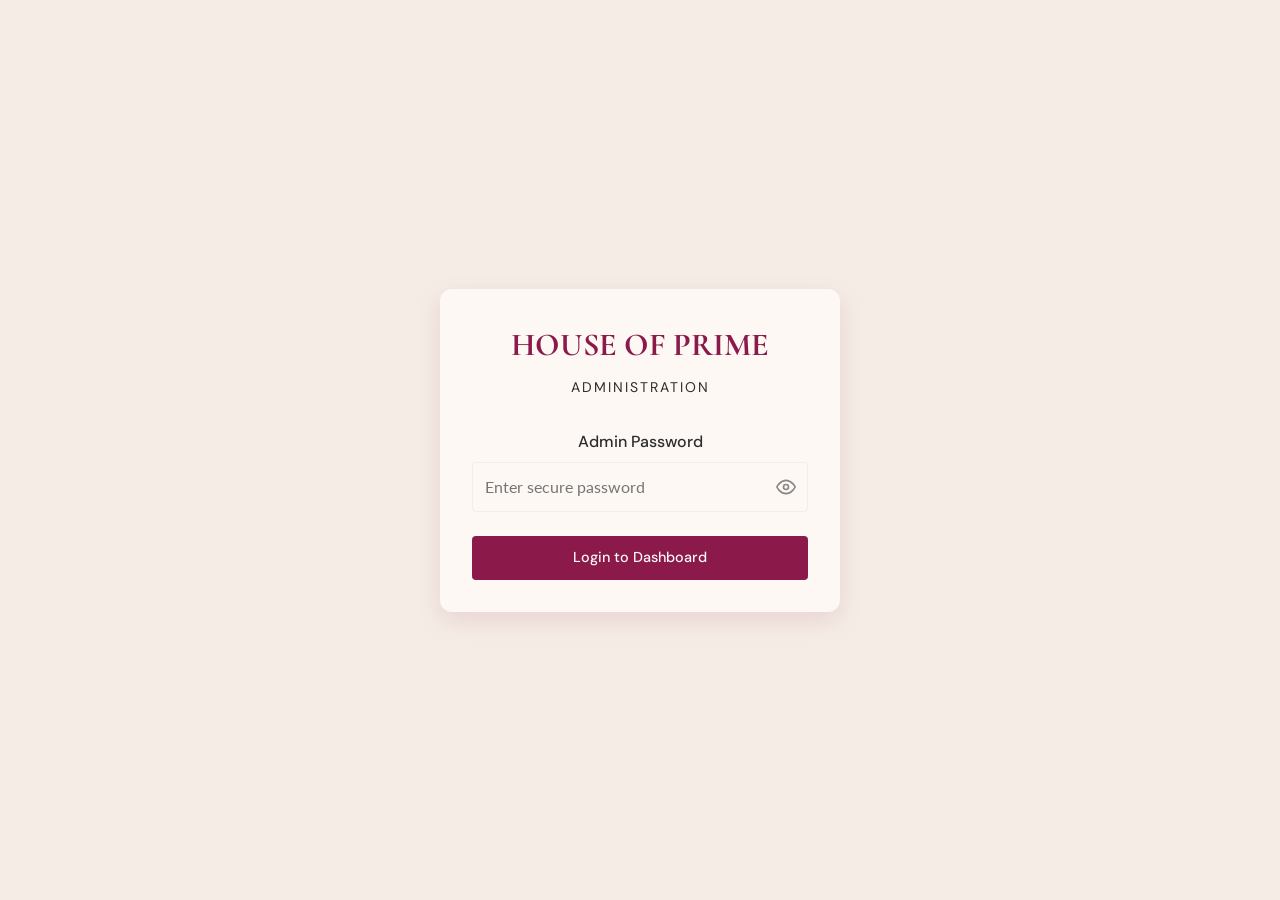
<file: admin.html>
<!DOCTYPE html>
<html lang="en">
<head>
  <meta charset="UTF-8">
  <meta name="viewport" content="width=device-width, initial-scale=1.0">
  <script>(function(){try{var t=localStorage.getItem('hop_theme');if(t==='dark'||t==='light')document.documentElement.setAttribute('data-theme',t);}catch(e){}})();</script>
  <link rel="icon" type="image/png" href="icons/icon-512.png">
  <title>Admin Panel | House of Prime Collections</title>
  
  <link rel="stylesheet" href="css/tokens.css?v=12">
  <link rel="stylesheet" href="css/reset.css?v=12">
  <link rel="stylesheet" href="css/global.css?v=12">
  <link rel="stylesheet" href="css/components.css?v=12">
  
  <style>
    * {
      box-sizing: border-box;
    }
    body { background-color: var(--velvet-cream); min-height: 100vh; display: flex; flex-direction: column; align-items: center; justify-content: center; padding: 20px; }
    
    .admin-container { background: var(--ivory-white); padding: 2rem; border-radius: 12px; box-shadow: 0 8px 24px rgba(139,26,74,0.12); width: 100%; max-width: 600px; display: none; }
    .login-container { background: var(--ivory-white); padding: 2rem; border-radius: 12px; box-shadow: 0 8px 24px rgba(139,26,74,0.12); width: 100%; max-width: 400px; text-align: center; display: none; }

    .admin-container.active, .login-container.active { display: block; }

    .form-group { margin-bottom: 1.5rem; width: 100%; }
    .form-row { display: flex; gap: 1rem; flex-wrap: wrap; }
    .form-row > .form-group { flex: 1; min-width: 200px; }

    .form-label { display: block; margin-bottom: 0.5rem; font-family: 'DM Sans', sans-serif; font-weight: 500; color: var(--deep-charcoal); }
    .form-input, .form-select, .form-textarea { width: 100%; padding: 0.75rem; border: 1px solid var(--velvet-cream); border-radius: 4px; font-family: 'Lato', sans-serif; font-size: 16px; background-color: var(--ivory-white); color: var(--deep-charcoal); }
    .form-textarea { resize: vertical; min-height: 100px; }
    .form-input:focus, .form-select:focus, .form-textarea:focus { outline: none; border-color: var(--primary-rose); }
    .form-input:disabled, .form-select:disabled, .form-textarea:disabled { background-color: var(--velvet-cream); cursor: not-allowed; opacity: 0.7; }

    .password-field { position: relative; }
    .password-field .form-input { padding-right: 44px; }
    .password-field__toggle { position: absolute; top: 0; right: 0; height: 100%; width: 44px; display: flex; align-items: center; justify-content: center; color: var(--warm-gray); background: none; border: none; cursor: pointer; }
    .password-field__toggle:hover { color: var(--primary-rose); }

    .header-logo { font-family: 'Cormorant Garamond', serif; font-size: 32px; color: var(--primary-rose); margin-bottom: 0.5rem; font-weight: 700; text-align: center; }
    .header-sub { font-family: 'DM Sans', sans-serif; font-size: 14px; letter-spacing: 2px; color: var(--deep-charcoal); text-align: center; margin-bottom: 2rem; }

    .image-preview-container { display: flex; gap: 10px; margin-top: 10px; flex-wrap: wrap; }
    .image-preview { width: 80px; height: 80px; object-fit: cover; border-radius: 4px; border: 1px solid var(--velvet-cream); }

    .toast { position: fixed; bottom: 20px; left: 50%; transform: translateX(-50%) translateY(100px); background: var(--toast-bg); color: var(--text-on-accent); padding: 12px 24px; border-radius: 4px; opacity: 0; transition: all 0.3s ease; z-index: 1000; text-align: center; max-width: 90%; word-break: break-word; }
    .toast.show { transform: translateX(-50%) translateY(0); opacity: 1; }
    .toast.error { background: #d32f2f; }
    .toast.success { background: #388e3c; }
    
    /* Loading overlay */
    .loader { display: none; border: 3px solid #f3f3f3; border-top: 3px solid var(--primary-rose); border-radius: 50%; width: 24px; height: 24px; animation: spin 1s linear infinite; margin: 0 auto; }
    @keyframes spin { 0% { transform: rotate(0deg); } 100% { transform: rotate(360deg); } }
  </style>
</head>
<body>

  <!-- TOAST NOTIFICATION -->
  <div id="toast" class="toast"></div>

  <!-- LOGIN SECTION -->
  <div id="login-section" class="login-container active">
    <div class="header-logo">HOUSE OF PRIME</div>
    <div class="header-sub">ADMINISTRATION</div>
    <div class="form-group">
      <label class="form-label" for="admin-password">Admin Password</label>
      <div class="password-field">
        <input type="password" id="admin-password" class="form-input" placeholder="Enter secure password" autocomplete="current-password">
        <button type="button" id="toggle-password-visibility" class="password-field__toggle" aria-label="Show password">
          <svg class="eye-open" viewBox="0 0 24 24" width="20" height="20" fill="none" stroke="currentColor" stroke-width="2"><path d="M1 12s4-8 11-8 11 8 11 8-4 8-11 8-11-8-11-8z"/><circle cx="12" cy="12" r="3"/></svg>
          <svg class="eye-closed" viewBox="0 0 24 24" width="20" height="20" fill="none" stroke="currentColor" stroke-width="2" style="display:none;"><path d="M17.94 17.94A10.94 10.94 0 0 1 12 20c-7 0-11-8-11-8a18.4 18.4 0 0 1 5.06-5.94M9.9 4.24A10.94 10.94 0 0 1 12 4c7 0 11 8 11 8a18.5 18.5 0 0 1-2.16 3.19m-6.72-1.07a3 3 0 1 1-4.24-4.24"/><line x1="1" y1="1" x2="23" y2="23"/></svg>
        </button>
      </div>
    </div>
    <button id="login-btn" class="btn btn-primary" style="width: 100%;">
      <span id="login-text">Login to Dashboard</span>
      <div id="login-loader" class="loader"></div>
    </button>
  </div>

  <!-- Note: The actual Admin tools (Add Product, Edit, Delete) are now seamlessly integrated
       into the storefront (index.html, shop.html) via js/admin-controls.js.
       Once logged in here, you are redirected back to the storefront where the tools will appear. -->

    <!-- utils — load first -->
  <script src="js/utils/sanitize.js?v=12" defer></script>
  <script src="js/utils/debounce.js?v=12" defer></script>
  <script src="js/utils/logger.js?v=12" defer></script>
  <script src="js/theme.js?v=12" defer></script>
  <script src="js/utils/validator.js?v=12" defer></script>
  <script src="js/utils/formatter.js?v=12" defer></script>
    <!-- shared services & ui -->
  <script src="js/services/ImageService.js?v=12" defer></script>
  <script src="js/ui/Toast.js?v=12" defer></script>
  <script src="js/ui/Skeleton.js?v=12" defer></script>
  <script src="js/ui/ProductCard.js?v=12" defer></script>
  <!-- core scripts -->
  <script src="js/config.js?v=12" defer></script>
  <script src="js/lib/data.js?v=12" defer></script>
  <script src="js/lib/sheetsWriter.js?v=12" defer></script>
  <script src="js/admin.js?v=12" defer></script>
</body>
</html>
</file>
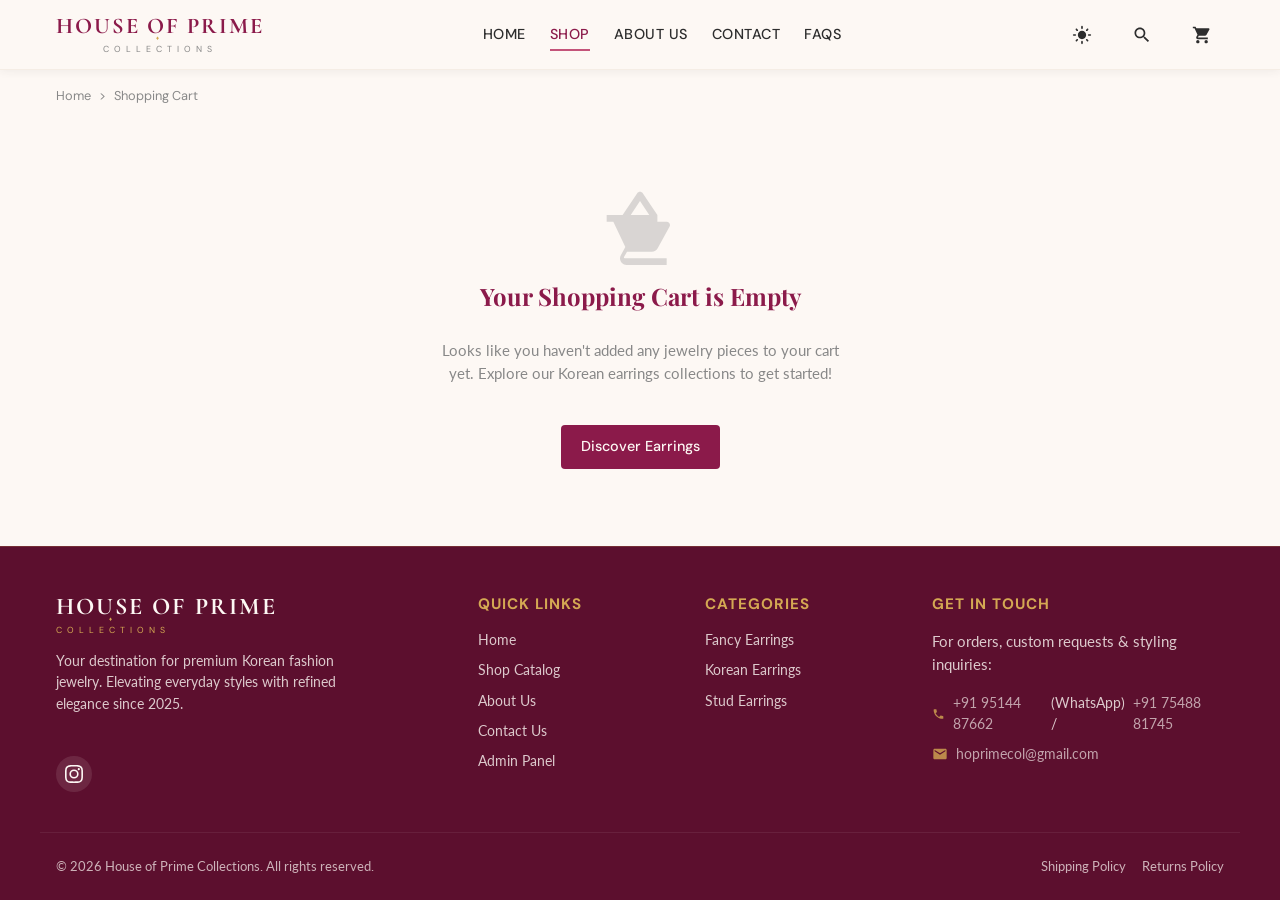
<file: cart.html>
<!DOCTYPE html>
<html lang="en">
<head>
  <meta charset="UTF-8">
  <meta name="viewport" content="width=device-width, initial-scale=1.0">
  <script>(function(){try{var t=localStorage.getItem('hop_theme');if(t==='dark'||t==='light')document.documentElement.setAttribute('data-theme',t);}catch(e){}})();</script>
  <link rel="icon" type="image/png" href="icons/icon-512.png">
  <title>Shopping Cart | House of Prime Collections - Korean Earrings & Jewelry</title>
  <meta name="description" content="View items in your shopping cart. Review details, adjust quantities, check shipping estimates, and proceed to WhatsApp order confirmation.">
  
  <!-- CSS Style Files -->
  <link rel="stylesheet" href="css/tokens.css?v=12">
  <link rel="stylesheet" href="css/reset.css?v=12">
  <link rel="stylesheet" href="css/global.css?v=12">
  <link rel="stylesheet" href="css/navbar.css?v=12">
  <link rel="stylesheet" href="css/footer.css?v=12">
  <link rel="stylesheet" href="css/components.css?v=12">
  <link rel="stylesheet" href="css/cart.css?v=12">
</head>
<body>

  <!-- HEADER / NAVIGATION BAR -->
  <header class="header">
    <div class="container header__nav">
      <a href="index.html" class="logo" id="site-logo">
        <span class="logo__main">HOUSE OF PRIME</span>
        <span class="logo__sub">COLLECTIONS</span>
      </a>

      <button class="hamburger" aria-label="Toggle Navigation menu" aria-expanded="false">
        <span class="hamburger__line"></span>
        <span class="hamburger__line"></span>
        <span class="hamburger__line"></span>
      </button>

      <nav class="nav-menu">
        <a href="index.html" class="nav-menu__link">Home</a>
        <a href="shop.html" class="nav-menu__link active">Shop</a>
        <a href="about.html" class="nav-menu__link">About Us</a>
        <a href="contact.html" class="nav-menu__link">Contact</a>
        <a href="faq.html" class="nav-menu__link">FAQs</a>
      </nav>

      <div class="nav-actions">
        <button type="button" class="nav-actions__btn theme-toggle-btn" aria-label="Switch to dark mode">
          <svg class="theme-toggle-btn__sun" viewBox="0 0 24 24"><path d="M12 7c-2.76 0-5 2.24-5 5s2.24 5 5 5 5-2.24 5-5-2.24-5-5-5zM2 13h2c.55 0 1-.45 1-1s-.45-1-1-1H2c-.55 0-1 .45-1 1s.45 1 1 1zm18 0h2c.55 0 1-.45 1-1s-.45-1-1-1h-2c-.55 0-1 .45-1 1s.45 1 1 1zM11 2v2c0 .55.45 1 1 1s1-.45 1-1V2c0-.55-.45-1-1-1s-1 .45-1 1zm0 18v2c0 .55.45 1 1 1s1-.45 1-1v-2c0-.55-.45-1-1-1s-1 .45-1 1zM5.99 4.58c-.39-.39-1.03-.39-1.41 0-.39.39-.39 1.03 0 1.41l1.06 1.06c.39.39 1.03.39 1.41 0s.39-1.03 0-1.41L5.99 4.58zm12.37 12.37c-.39-.39-1.03-.39-1.41 0-.39.39-.39 1.03 0 1.41l1.06 1.06c.39.39 1.03.39 1.41 0 .39-.39.39-1.03 0-1.41l-1.06-1.06zm1.06-10.96c.39-.39.39-1.03 0-1.41-.39-.39-1.03-.39-1.41 0l-1.06 1.06c-.39.39-.39 1.03 0 1.41s1.03.39 1.41 0l1.06-1.06zM7.05 18.36c.39-.39.39-1.03 0-1.41-.39-.39-1.03-.39-1.41 0l-1.06 1.06c-.39.39-.39 1.03 0 1.41.39.39 1.03.39 1.41 0l1.06-1.06z"/></svg>
          <svg class="theme-toggle-btn__moon" viewBox="0 0 24 24"><path d="M12 3a9 9 0 1 0 9 9c0-.46-.04-.92-.1-1.36a5.389 5.389 0 0 1-4.4 2.26 5.403 5.403 0 0 1-3.14-9.8c-.44-.06-.9-.1-1.36-.1z"/></svg>
        </button>
        <a href="shop.html" class="nav-actions__btn" aria-label="Search Catalog">
          <svg viewBox="0 0 24 24">
            <path d="M15.5 14h-.79l-.28-.27C15.41 12.59 16 11.11 16 9.5 16 5.91 13.09 3 9.5 3S3 5.91 3 9.5 5.91 16 9.5 16c1.61 0 3.09-.59 4.23-1.57l.27.28v.79l5 4.99L20.49 19l-4.99-5zm-6 0C7.01 14 5 11.99 5 9.5S7.01 5 9.5 5 14 7.01 14 9.5 11.99 14 9.5 14z"/>
          </svg>
        </a>
        <a href="cart.html" class="nav-actions__btn cart-badge-container" aria-label="View Cart">
          <svg viewBox="0 0 24 24">
            <path d="M7 18c-1.1 0-1.99.9-1.99 2S5.9 22 7 22s2-.9 2-2-.9-2-2-2zM1 2v2h2l3.6 7.59-1.35 2.45c-.16.28-.25.61-.25.96 0 1.1.9 2 2 2h12v-2H7.42c-.14 0-.25-.11-.25-.25l.03-.12.9-1.63h7.45c.75 0 1.41-.41 1.75-1.03l3.58-6.49c.08-.14.12-.31.12-.48 0-.55-.45-1-1-1H5.21l-.94-2H1zm16 16c-1.1 0-1.99.9-1.99 2s.9 2 1.99 2 2-.9 2-2-.9-2-2-2z"/>
          </svg>
          <span class="cart-badge" style="display: none;">0</span>
        </a>
      </div>
    </div>
  </header>

  <!-- MAIN PAGE CONTENT -->
  <main class="container">
    
    <!-- BREADCRUMBS -->
    <div class="breadcrumbs">
      <a href="index.html">Home</a>
      <span>&gt;</span>
      <span>Shopping Cart</span>
    </div>

    <!-- LOADING STATE -->
    <div id="cart-loading-container" style="text-align: center; padding: 64px 0;">
      <p style="color: var(--warm-gray); font-family: var(--font-ui);">Loading your cart...</p>
    </div>

    <!-- CART CONTAINER (DYNAMIC CONTENT) -->
    <div class="cart-layout" id="cart-layout-container" style="display: none;">

      <!-- ITEMS COLUMN -->
      <section class="cart-items" id="cart-items-container">
        <!-- Loaded dynamically by JS -->
      </section>

      <!-- ORDER SUMMARY COLUMN -->
      <aside class="summary-card">
        <h2 class="summary-card__title">Order Summary</h2>
        
        <div class="summary-row">
          <span>Subtotal</span>
          <span id="cart-subtotal">Rs.0</span>
        </div>

        <div class="summary-row">
          <span>Shipping Est.</span>
          <span id="cart-shipping">Rs.0</span>
        </div>

        <div class="summary-row summary-row--total">
          <span>Total</span>
          <span id="cart-total">Rs.0</span>
        </div>

        <p class="summary-card__note">
          * Shipping is Rs.<span id="shipping-fee-amt">50</span> flat. Get <strong>FREE shipping</strong> on orders above Rs.<span id="free-shipping-amt">500</span>!
        </p>

        <button class="btn btn-primary btn-block" onclick="window.location.href='checkout.html'">
          Proceed to Checkout
        </button>
        <button class="btn btn-outline btn-block" onclick="window.location.href='shop.html'">
          Continue Shopping
        </button>
      </aside>

    </div>

    <!-- EMPTY CART STATE -->
    <div class="empty-state" id="cart-empty-container" style="display: none; padding: 64px 0;">
      <svg class="empty-state__icon" viewBox="0 0 24 24" style="width: 80px; height: 80px;">
        <path d="M17.21 9l-4.38-6.56c-.19-.28-.51-.44-.83-.44-.32 0-.64.16-.83.44L6.79 9H2v2h2l3.6 7.59-1.35 2.45c-.16.28-.25.61-.25.96 0 1.1.9 2 2 2h12v-2H7.42c-.14 0-.25-.11-.25-.25l.03-.12.9-1.63h7.45c.75 0 1.41-.41 1.75-1.03l3.58-6.49c.08-.14.12-.31.12-.48 0-.55-.45-1-1-1H17.21zm-2.42 0H9.21L12 4.8 14.79 9z"/>
      </svg>
      <h2 class="empty-state__title">Your Shopping Cart is Empty</h2>
      <p class="empty-state__desc" style="max-width: 400px; margin-bottom: 24px;">
        Looks like you haven't added any jewelry pieces to your cart yet. Explore our Korean earrings collections to get started!
      </p>
      <a href="shop.html" class="btn btn-primary">Discover Earrings</a>
    </div>

  </main>

  <!-- FOOTER -->
  <footer class="footer">
    <div class="container footer__grid">
      
      <!-- Brand column -->
      <div class="footer__col">
        <a href="index.html" class="logo footer-logo">
          <span class="logo__main">HOUSE OF PRIME</span>
          <span class="logo__sub">COLLECTIONS</span>
        </a>
        <p class="footer__desc">Your destination for premium Korean fashion jewelry. Elevating everyday styles with refined elegance since 2025.</p>
        <div class="footer__socials">
          <a href="https://www.instagram.com/houseofprime.jewels?utm_source=ig_web_button_share_sheet&igsh=ZDNlZDc0MzIxNw==" class="footer__social-btn" aria-label="Instagram">
            <svg viewBox="0 0 24 24"><path d="M12 2.163c3.204 0 3.584.012 4.85.07 3.252.148 4.771 1.691 4.919 4.919.058 1.265.069 1.645.069 4.849 0 3.205-.012 3.584-.069 4.849-.149 3.225-1.664 4.771-4.919 4.919-1.266.058-1.644.07-4.85.07-3.204 0-3.584-.012-4.849-.07-3.26-.149-4.771-1.699-4.919-4.92-.058-1.265-.07-1.644-.07-4.849 0-3.204.013-3.583.07-4.849.149-3.227 1.664-4.771 4.919-4.919 1.266-.057 1.645-.069 4.849-.069zM12 0C8.741 0 8.333.014 7.053.072 2.695.272.273 2.69.073 7.051.014 8.333 0 8.741 0 12c0 3.259.014 3.668.072 4.948.2 4.358 2.618 6.78 6.98 6.98 1.281.058 1.689.072 4.948.072 3.259 0 3.668-.014 4.948-.072 4.354-.2 6.782-2.618 6.979-6.98.059-1.28.073-1.689.073-4.948 0-3.259-.014-3.667-.072-4.947-.196-4.354-2.617-6.78-6.979-6.98C15.668.014 15.259 0 12 0zm0 5.838a6.162 6.162 0 100 12.324 6.162 6.162 0 000-12.324zM12 16a4 4 0 110-8 4 4 0 010 8zm6.406-11.845a1.44 1.44 0 100 2.881 1.44 1.44 0 000-2.881z"/></svg>
          </a>
        </div>
      </div>

      <!-- Quick links -->
      <div class="footer__col">
        <h3 class="footer__title">Quick Links</h3>
        <div class="footer__links">
          <a href="index.html" class="footer__link">Home</a>
          <a href="shop.html" class="footer__link">Shop Catalog</a>
          <a href="about.html" class="footer__link">About Us</a>
          <a href="contact.html" class="footer__link">Contact Us</a>
          <a href="admin.html" class="footer__link">Admin Panel</a>
        </div>
      </div>

      <!-- Categories -->
      <div class="footer__col">
        <h3 class="footer__title">Categories</h3>
        <div class="footer__links" id="footer-categories-list">
          <a href="shop.html?category=Korean%20Earrings" class="footer__link">Korean Earrings</a>
        </div>
      </div>

      <!-- Contact details -->
      <div class="footer__col">
        <h3 class="footer__title">Get In Touch</h3>
        <div class="footer__contact-info">
          <p style="margin-bottom: 8px;">For orders, custom requests & styling inquiries:</p>
          <span style="display: flex; align-items: center; gap: 8px;">
            <svg style="width: 16px; height: 16px; fill: var(--champagne-gold);" viewBox="0 0 24 24"><path d="M6.62 10.79c1.44 2.83 3.76 5.14 6.59 6.59l2.2-2.2c.27-.27.67-.36 1.01-.24 1.12.37 2.33.57 3.57.57.55 0 1 .45 1 1V20c0 .55-.45 1-1 1-9.39 0-17-7.61-17-17 0-.55.45-1 1-1h3.5c.55 0 1 .45 1 1 0 1.25.2 2.45.57 3.57.11.35.03.74-.25 1.02l-2.2 2.2z"/></svg>
            <a href="#" id="footer-phone-primary" class="footer__link" style="color: inherit;">+91 95144 87662</a> (WhatsApp) / <a href="#" id="footer-phone-secondary" class="footer__link" style="color: inherit;">+91 75488 81745</a>
          </span>
          <span style="display: flex; align-items: center; gap: 8px;">
            <svg style="width: 16px; height: 16px; fill: var(--champagne-gold);" viewBox="0 0 24 24"><path d="M20 4H4c-1.1 0-1.99.9-1.99 2L2 18c0 1.1.9 2 2 2h16c1.1 0 2-.9 2-2V6c0-1.1-.9-2-2-2zm0 4l-8 5-8-5V6l8 5 8-5v2z"/></svg>
            <a href="#" id="footer-email" class="footer__link" style="color: inherit;">hoprimecol@gmail.com</a>
          </span>
        </div>
      </div>

    </div>

    <!-- Footer Bottom -->
    <div class="container footer__bottom">
      <span>&copy; <span id="footer-year">2026</span> House of Prime Collections. All rights reserved.</span>
      <div class="footer__bottom-links">
        <a href="policy.html?tab=shipping" class="footer__bottom-link">Shipping Policy</a>
        <a href="policy.html?tab=returns" class="footer__bottom-link">Returns Policy</a>
      </div>
    </div>
  </footer>

  <!-- FLOATING WHATSAPP BUTTON -->
  <a href="#" class="whatsapp-float" aria-label="Chat with us on WhatsApp" target="_blank">
    <svg viewBox="0 0 24 24">
      <path d="M12.012 2.163c-5.419 0-9.829 4.41-9.829 9.829 0 1.732.451 3.42 1.309 4.912L2.163 22.16l5.309-1.393c1.444.787 3.073 1.203 4.54 1.203h.001c5.421 0 9.83-4.411 9.83-9.83 0-2.628-1.023-5.097-2.88-6.956-1.857-1.858-4.325-2.88-6.951-2.88zm4.992 13.916c-.274.773-1.353 1.411-1.854 1.503-.496.091-.989.176-3.177-.729-2.796-1.156-4.597-4.004-4.737-4.188-.139-.186-1.134-1.509-1.134-2.879 0-1.37.718-2.043.973-2.317.254-.274.556-.342.742-.342h.53c.159 0 .373-.06.583.456.219.539.752 1.839.818 1.975.066.136.109.294.018.474-.09.18-.136.294-.273.456-.136.162-.284.359-.406.49-.136.147-.278.307-.119.581.159.273.707 1.166 1.517 1.888 1.044.93 1.92 1.218 2.193 1.354.273.136.43.113.59-.071.16-.184.685-.798.868-1.071.182-.273.364-.227.614-.136.251.091 1.597.752 1.87 1.026.273.273.455.41.523.525.068.115.068.66-.206 1.433z"/>
    </svg>
  </a>

  <!-- core scripts -->
    <!-- utils — load first -->
  <script src="js/utils/sanitize.js?v=12" defer></script>
  <script src="js/utils/debounce.js?v=12" defer></script>
  <script src="js/utils/logger.js?v=12" defer></script>
  <script src="js/theme.js?v=12" defer></script>
  <script src="js/utils/validator.js?v=12" defer></script>
  <script src="js/utils/formatter.js?v=12" defer></script>
    <!-- shared services & ui -->
  <script src="js/services/ImageService.js?v=12" defer></script>
  <script src="js/ui/Toast.js?v=12" defer></script>
  <script src="js/ui/Skeleton.js?v=12" defer></script>
  <script src="js/ui/ProductCard.js?v=12" defer></script>
  <!-- core scripts -->
  <script src="js/config.js?v=12" defer></script>
  <script src="js/lib/data.js?v=12" defer></script>
  <script src="js/lib/sheetsWriter.js?v=12" defer></script>
  <script src="js/services/CartService.js?v=12" defer></script>
  <script src="js/cart.js?v=12" defer></script>
  <script src="js/whatsapp.js?v=12" defer></script>
  <script src="js/site-info.js?v=12" defer></script>
</body>
</html>
</file>
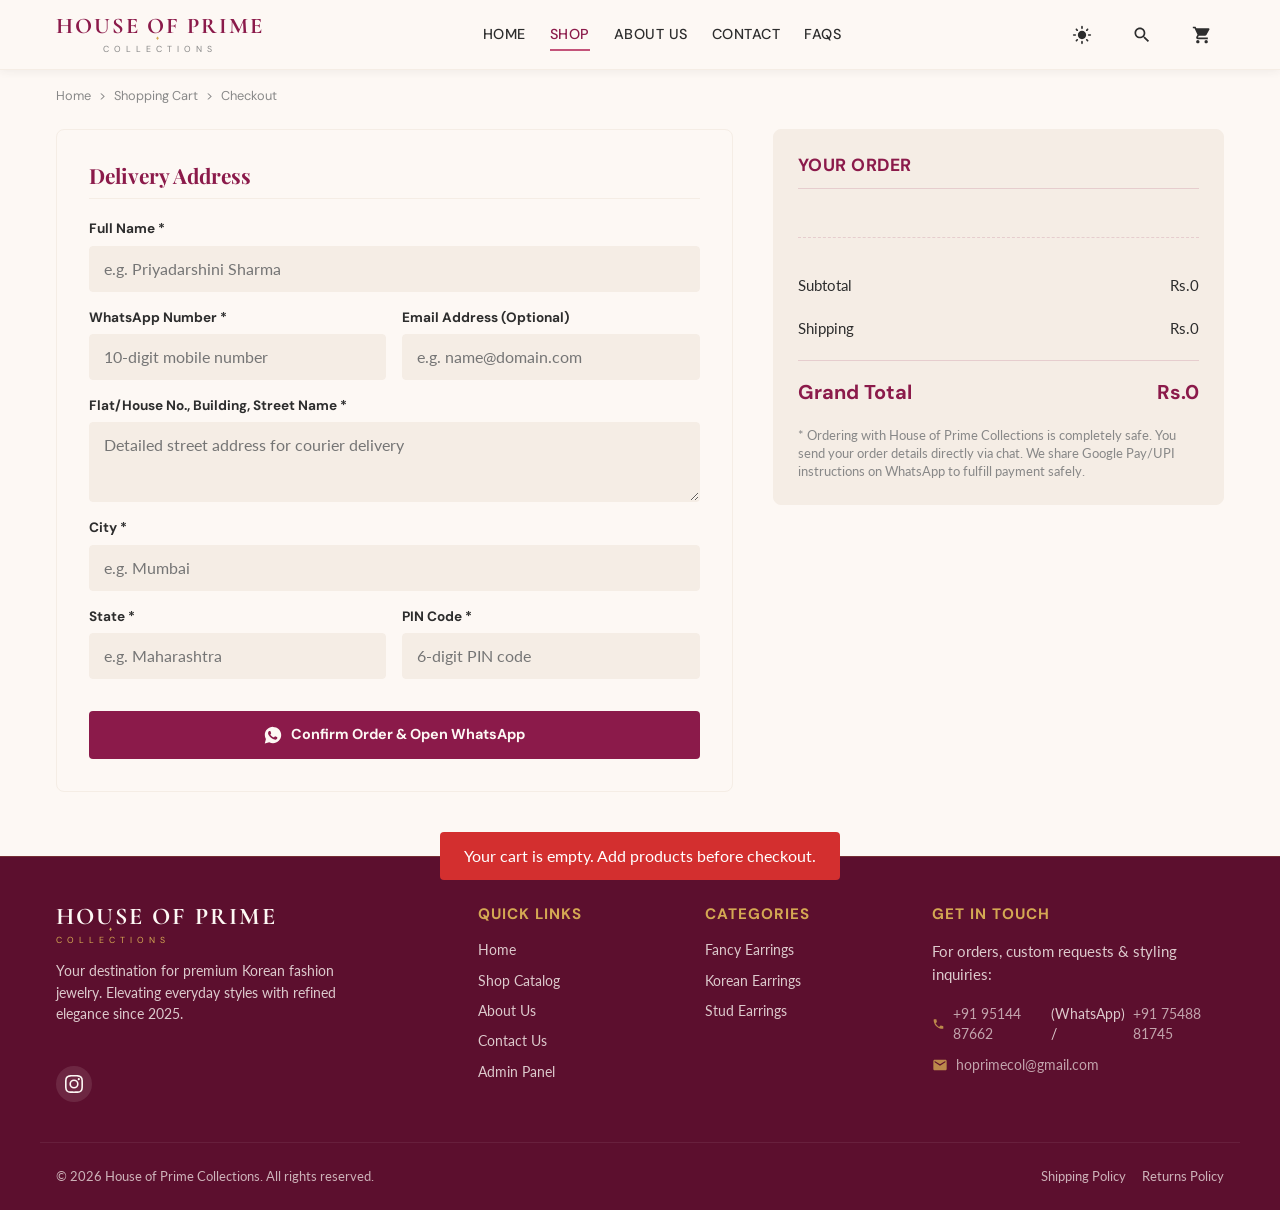
<file: checkout.html>
<!DOCTYPE html>
<html lang="en">
<head>
  <meta charset="UTF-8">
  <meta name="viewport" content="width=device-width, initial-scale=1.0">
  <script>(function(){try{var t=localStorage.getItem('hop_theme');if(t==='dark'||t==='light')document.documentElement.setAttribute('data-theme',t);}catch(e){}})();</script>
  <link rel="icon" type="image/png" href="icons/icon-512.png">
  <title>Checkout | House of Prime Collections - Korean Fashion Jewelry</title>
  <meta name="description" content="Provide your shipping details, review your order summary, and submit to finalize payment on WhatsApp.">
  
  <!-- CSS Style Files -->
  <link rel="stylesheet" href="css/tokens.css?v=12">
  <link rel="stylesheet" href="css/reset.css?v=12">
  <link rel="stylesheet" href="css/global.css?v=12">
  <link rel="stylesheet" href="css/navbar.css?v=12">
  <link rel="stylesheet" href="css/footer.css?v=12">
  <link rel="stylesheet" href="css/components.css?v=12">
  <link rel="stylesheet" href="css/cart.css?v=12">
  <link rel="stylesheet" href="css/checkout.css?v=12">
</head>
<body>

  <!-- HEADER / NAVIGATION BAR -->
  <header class="header">
    <div class="container header__nav">
      <a href="index.html" class="logo" id="site-logo">
        <span class="logo__main">HOUSE OF PRIME</span>
        <span class="logo__sub">COLLECTIONS</span>
      </a>

      <button class="hamburger" aria-label="Toggle Navigation menu" aria-expanded="false">
        <span class="hamburger__line"></span>
        <span class="hamburger__line"></span>
        <span class="hamburger__line"></span>
      </button>

      <nav class="nav-menu">
        <a href="index.html" class="nav-menu__link">Home</a>
        <a href="shop.html" class="nav-menu__link active">Shop</a>
        <a href="about.html" class="nav-menu__link">About Us</a>
        <a href="contact.html" class="nav-menu__link">Contact</a>
        <a href="faq.html" class="nav-menu__link">FAQs</a>
      </nav>

      <div class="nav-actions">
        <button type="button" class="nav-actions__btn theme-toggle-btn" aria-label="Switch to dark mode">
          <svg class="theme-toggle-btn__sun" viewBox="0 0 24 24"><path d="M12 7c-2.76 0-5 2.24-5 5s2.24 5 5 5 5-2.24 5-5-2.24-5-5-5zM2 13h2c.55 0 1-.45 1-1s-.45-1-1-1H2c-.55 0-1 .45-1 1s.45 1 1 1zm18 0h2c.55 0 1-.45 1-1s-.45-1-1-1h-2c-.55 0-1 .45-1 1s.45 1 1 1zM11 2v2c0 .55.45 1 1 1s1-.45 1-1V2c0-.55-.45-1-1-1s-1 .45-1 1zm0 18v2c0 .55.45 1 1 1s1-.45 1-1v-2c0-.55-.45-1-1-1s-1 .45-1 1zM5.99 4.58c-.39-.39-1.03-.39-1.41 0-.39.39-.39 1.03 0 1.41l1.06 1.06c.39.39 1.03.39 1.41 0s.39-1.03 0-1.41L5.99 4.58zm12.37 12.37c-.39-.39-1.03-.39-1.41 0-.39.39-.39 1.03 0 1.41l1.06 1.06c.39.39 1.03.39 1.41 0 .39-.39.39-1.03 0-1.41l-1.06-1.06zm1.06-10.96c.39-.39.39-1.03 0-1.41-.39-.39-1.03-.39-1.41 0l-1.06 1.06c-.39.39-.39 1.03 0 1.41s1.03.39 1.41 0l1.06-1.06zM7.05 18.36c.39-.39.39-1.03 0-1.41-.39-.39-1.03-.39-1.41 0l-1.06 1.06c-.39.39-.39 1.03 0 1.41.39.39 1.03.39 1.41 0l1.06-1.06z"/></svg>
          <svg class="theme-toggle-btn__moon" viewBox="0 0 24 24"><path d="M12 3a9 9 0 1 0 9 9c0-.46-.04-.92-.1-1.36a5.389 5.389 0 0 1-4.4 2.26 5.403 5.403 0 0 1-3.14-9.8c-.44-.06-.9-.1-1.36-.1z"/></svg>
        </button>
        <a href="shop.html" class="nav-actions__btn" aria-label="Search Catalog">
          <svg viewBox="0 0 24 24">
            <path d="M15.5 14h-.79l-.28-.27C15.41 12.59 16 11.11 16 9.5 16 5.91 13.09 3 9.5 3S3 5.91 3 9.5 5.91 16 9.5 16c1.61 0 3.09-.59 4.23-1.57l.27.28v.79l5 4.99L20.49 19l-4.99-5zm-6 0C7.01 14 5 11.99 5 9.5S7.01 5 9.5 5 14 7.01 14 9.5 11.99 14 9.5 14z"/>
          </svg>
        </a>
        <a href="cart.html" class="nav-actions__btn cart-badge-container" aria-label="View Cart">
          <svg viewBox="0 0 24 24">
            <path d="M7 18c-1.1 0-1.99.9-1.99 2S5.9 22 7 22s2-.9 2-2-.9-2-2-2zM1 2v2h2l3.6 7.59-1.35 2.45c-.16.28-.25.61-.25.96 0 1.1.9 2 2 2h12v-2H7.42c-.14 0-.25-.11-.25-.25l.03-.12.9-1.63h7.45c.75 0 1.41-.41 1.75-1.03l3.58-6.49c.08-.14.12-.31.12-.48 0-.55-.45-1-1-1H5.21l-.94-2H1zm16 16c-1.1 0-1.99.9-1.99 2s.9 2 1.99 2 2-.9 2-2-.9-2-2-2z"/>
          </svg>
          <span class="cart-badge" style="display: none;">0</span>
        </a>
      </div>
    </div>
  </header>

  <!-- MAIN PAGE CONTENT -->
  <main class="container">
    
    <!-- BREADCRUMBS -->
    <div class="breadcrumbs">
      <a href="index.html">Home</a>
      <span>&gt;</span>
      <a href="cart.html">Shopping Cart</a>
      <span>&gt;</span>
      <span>Checkout</span>
    </div>

    <!-- CHECKOUT WORKSPACE -->
    <div class="checkout-layout" id="checkout-layout-container">
      
      <!-- SHIPPING FORM -->
      <section class="checkout-form-card">
        <h2 class="checkout-form-card__title">Delivery Address</h2>
        <form id="checkout-form" class="form-grid">
          
          <!-- Name -->
          <div class="form-group form-group--full">
            <label for="shipping-name" class="form-label">Full Name *</label>
            <input type="text" id="shipping-name" class="form-input" placeholder="e.g. Priyadarshini Sharma" required>
          </div>

          <!-- Phone -->
          <div class="form-group">
            <label for="shipping-phone" class="form-label">WhatsApp Number *</label>
            <input type="tel" id="shipping-phone" class="form-input" placeholder="10-digit mobile number" required>
          </div>

          <!-- Email -->
          <div class="form-group">
            <label for="shipping-email" class="form-label">Email Address (Optional)</label>
            <input type="email" id="shipping-email" class="form-input" placeholder="e.g. name@domain.com">
          </div>

          <!-- Address -->
          <div class="form-group form-group--full">
            <label for="shipping-address" class="form-label">Flat/House No., Building, Street Name *</label>
            <textarea id="shipping-address" class="form-input form-textarea" placeholder="Detailed street address for courier delivery" required></textarea>
          </div>

          <!-- City -->
          <div class="form-group form-group--full">
            <label for="shipping-city" class="form-label">City *</label>
            <input type="text" id="shipping-city" class="form-input" placeholder="e.g. Mumbai" required>
          </div>

          <!-- State & Pin -->
          <div class="form-group">
            <label for="shipping-state" class="form-label">State *</label>
            <input type="text" id="shipping-state" class="form-input" placeholder="e.g. Maharashtra" required>
          </div>

          <div class="form-group">
            <label for="shipping-pincode" class="form-label">PIN Code *</label>
            <input type="text" id="shipping-pincode" class="form-input" placeholder="6-digit PIN code" pattern="[0-9]{6}" required>
          </div>

          <div class="form-group form-group--full" style="margin-top: 16px;">
            <button type="submit" class="btn btn-primary btn-block" style="height: 48px; font-weight: 700; display: flex; align-items: center; justify-content: center; gap: 8px;">
              <svg style="width: 20px; height: 20px; fill: currentColor;" viewBox="0 0 24 24">
                <path d="M12.012 2.163c-5.419 0-9.829 4.41-9.829 9.829 0 1.732.451 3.42 1.309 4.912L2.163 22.16l5.309-1.393c1.444.787 3.073 1.203 4.54 1.203h.001c5.421 0 9.83-4.411 9.83-9.83 0-2.628-1.023-5.097-2.88-6.956-1.857-1.858-4.325-2.88-6.951-2.88zm4.992 13.916c-.274.773-1.353 1.411-1.854 1.503-.496.091-.989.176-3.177-.729-2.796-1.156-4.597-4.004-4.737-4.188-.139-.186-1.134-1.509-1.134-2.879 0-1.37.718-2.043.973-2.317.254-.274.556-.342.742-.342h.53c.159 0 .373-.06.583.456.219.539.752 1.839.818 1.975.066.136.109.294.018.474-.09.18-.136.294-.273.456-.136.162-.284.359-.406.49-.136.147-.278.307-.119.581.159.273.707 1.166 1.517 1.888 1.044.93 1.92 1.218 2.193 1.354.273.136.43.113.59-.071.16-.184.685-.798.868-1.071.182-.273.364-.227.614-.136.251.091 1.597.752 1.87 1.026.273.273.455.41.523.525.068.115.068.66-.206 1.433z"/>
              </svg>
              Confirm Order & Open WhatsApp
            </button>
          </div>

        </form>
      </section>

      <!-- ORDER BREAKDOWN -->
      <aside class="summary-card" style="background-color: var(--velvet-cream);">
        <h2 class="summary-card__title">Your Order</h2>
        
        <!-- Cart summary items -->
        <div class="checkout-items" id="checkout-items-container">
          <!-- Loaded dynamically by JS -->
        </div>

        <div class="summary-row">
          <span>Subtotal</span>
          <span id="checkout-subtotal">Rs.0</span>
        </div>

        <div class="summary-row">
          <span>Shipping</span>
          <span id="checkout-shipping">Rs.0</span>
        </div>

        <div class="summary-row summary-row--total">
          <span>Grand Total</span>
          <span id="checkout-total">Rs.0</span>
        </div>

        <p class="summary-card__note">
          * Ordering with House of Prime Collections is completely safe. You send your order details directly via chat. We share Google Pay/UPI instructions on WhatsApp to fulfill payment safely.
        </p>
      </aside>

    </div>

  </main>

  <!-- FOOTER -->
  <footer class="footer">
    <div class="container footer__grid">
      
      <!-- Brand column -->
      <div class="footer__col">
        <a href="index.html" class="logo footer-logo">
          <span class="logo__main">HOUSE OF PRIME</span>
          <span class="logo__sub">COLLECTIONS</span>
        </a>
        <p class="footer__desc">Your destination for premium Korean fashion jewelry. Elevating everyday styles with refined elegance since 2025.</p>
        <div class="footer__socials">
          <a href="https://www.instagram.com/houseofprime.jewels?utm_source=ig_web_button_share_sheet&igsh=ZDNlZDc0MzIxNw==" class="footer__social-btn" aria-label="Instagram">
            <svg viewBox="0 0 24 24"><path d="M12 2.163c3.204 0 3.584.012 4.85.07 3.252.148 4.771 1.691 4.919 4.919.058 1.265.069 1.645.069 4.849 0 3.205-.012 3.584-.069 4.849-.149 3.225-1.664 4.771-4.919 4.919-1.266.058-1.644.07-4.85.07-3.204 0-3.584-.012-4.849-.07-3.26-.149-4.771-1.699-4.919-4.92-.058-1.265-.07-1.644-.07-4.849 0-3.204.013-3.583.07-4.849.149-3.227 1.664-4.771 4.919-4.919 1.266-.057 1.645-.069 4.849-.069zM12 0C8.741 0 8.333.014 7.053.072 2.695.272.273 2.69.073 7.051.014 8.333 0 8.741 0 12c0 3.259.014 3.668.072 4.948.2 4.358 2.618 6.78 6.98 6.98 1.281.058 1.689.072 4.948.072 3.259 0 3.668-.014 4.948-.072 4.354-.2 6.782-2.618 6.979-6.98.059-1.28.073-1.689.073-4.948 0-3.259-.014-3.667-.072-4.947-.196-4.354-2.617-6.78-6.979-6.98C15.668.014 15.259 0 12 0zm0 5.838a6.162 6.162 0 100 12.324 6.162 6.162 0 000-12.324zM12 16a4 4 0 110-8 4 4 0 010 8zm6.406-11.845a1.44 1.44 0 100 2.881 1.44 1.44 0 000-2.881z"/></svg>
          </a>
        </div>
      </div>

      <!-- Quick links -->
      <div class="footer__col">
        <h3 class="footer__title">Quick Links</h3>
        <div class="footer__links">
          <a href="index.html" class="footer__link">Home</a>
          <a href="shop.html" class="footer__link">Shop Catalog</a>
          <a href="about.html" class="footer__link">About Us</a>
          <a href="contact.html" class="footer__link">Contact Us</a>
          <a href="admin.html" class="footer__link">Admin Panel</a>
        </div>
      </div>

      <!-- Categories -->
      <div class="footer__col">
        <h3 class="footer__title">Categories</h3>
        <div class="footer__links" id="footer-categories-list">
          <a href="shop.html?category=Korean%20Earrings" class="footer__link">Korean Earrings</a>
        </div>
      </div>

      <!-- Contact details -->
      <div class="footer__col">
        <h3 class="footer__title">Get In Touch</h3>
        <div class="footer__contact-info">
          <p style="margin-bottom: 8px;">For orders, custom requests & styling inquiries:</p>
          <span style="display: flex; align-items: center; gap: 8px;">
            <svg style="width: 16px; height: 16px; fill: var(--champagne-gold);" viewBox="0 0 24 24"><path d="M6.62 10.79c1.44 2.83 3.76 5.14 6.59 6.59l2.2-2.2c.27-.27.67-.36 1.01-.24 1.12.37 2.33.57 3.57.57.55 0 1 .45 1 1V20c0 .55-.45 1-1 1-9.39 0-17-7.61-17-17 0-.55.45-1 1-1h3.5c.55 0 1 .45 1 1 0 1.25.2 2.45.57 3.57.11.35.03.74-.25 1.02l-2.2 2.2z"/></svg>
            <a href="#" id="footer-phone-primary" class="footer__link" style="color: inherit;">+91 95144 87662</a> (WhatsApp) / <a href="#" id="footer-phone-secondary" class="footer__link" style="color: inherit;">+91 75488 81745</a>
          </span>
          <span style="display: flex; align-items: center; gap: 8px;">
            <svg style="width: 16px; height: 16px; fill: var(--champagne-gold);" viewBox="0 0 24 24"><path d="M20 4H4c-1.1 0-1.99.9-1.99 2L2 18c0 1.1.9 2 2 2h16c1.1 0 2-.9 2-2V6c0-1.1-.9-2-2-2zm0 4l-8 5-8-5V6l8 5 8-5v2z"/></svg>
            <a href="#" id="footer-email" class="footer__link" style="color: inherit;">hoprimecol@gmail.com</a>
          </span>
        </div>
      </div>

    </div>

    <!-- Footer Bottom -->
    <div class="container footer__bottom">
      <span>&copy; <span id="footer-year">2026</span> House of Prime Collections. All rights reserved.</span>
      <div class="footer__bottom-links">
        <a href="policy.html?tab=shipping" class="footer__bottom-link">Shipping Policy</a>
        <a href="policy.html?tab=returns" class="footer__bottom-link">Returns Policy</a>
      </div>
    </div>
  </footer>

  <!-- FLOATING WHATSAPP BUTTON -->
  <a href="#" class="whatsapp-float" aria-label="Chat with us on WhatsApp" target="_blank">
    <svg viewBox="0 0 24 24">
      <path d="M12.012 2.163c-5.419 0-9.829 4.41-9.829 9.829 0 1.732.451 3.42 1.309 4.912L2.163 22.16l5.309-1.393c1.444.787 3.073 1.203 4.54 1.203h.001c5.421 0 9.83-4.411 9.83-9.83 0-2.628-1.023-5.097-2.88-6.956-1.857-1.858-4.325-2.88-6.951-2.88zm4.992 13.916c-.274.773-1.353 1.411-1.854 1.503-.496.091-.989.176-3.177-.729-2.796-1.156-4.597-4.004-4.737-4.188-.139-.186-1.134-1.509-1.134-2.879 0-1.37.718-2.043.973-2.317.254-.274.556-.342.742-.342h.53c.159 0 .373-.06.583.456.219.539.752 1.839.818 1.975.066.136.109.294.018.474-.09.18-.136.294-.273.456-.136.162-.284.359-.406.49-.136.147-.278.307-.119.581.159.273.707 1.166 1.517 1.888 1.044.93 1.92 1.218 2.193 1.354.273.136.43.113.59-.071.16-.184.685-.798.868-1.071.182-.273.364-.227.614-.136.251.091 1.597.752 1.87 1.026.273.273.455.41.523.525.068.115.068.66-.206 1.433z"/>
    </svg>
  </a>

  <!-- core scripts -->
    <!-- utils — load first -->
  <script src="js/utils/sanitize.js?v=12" defer></script>
  <script src="js/utils/debounce.js?v=12" defer></script>
  <script src="js/utils/logger.js?v=12" defer></script>
  <script src="js/theme.js?v=12" defer></script>
  <script src="js/utils/validator.js?v=12" defer></script>
  <script src="js/utils/formatter.js?v=12" defer></script>
    <!-- shared services & ui -->
  <script src="js/services/ImageService.js?v=12" defer></script>
  <script src="js/ui/Toast.js?v=12" defer></script>
  <script src="js/ui/Skeleton.js?v=12" defer></script>
  <script src="js/ui/ProductCard.js?v=12" defer></script>
  <!-- core scripts -->
  <script src="js/config.js?v=12" defer></script>
  <script src="js/lib/data.js?v=12" defer></script>
  <script src="js/lib/sheetsWriter.js?v=12" defer></script>
  <script src="js/services/CartService.js?v=12" defer></script>
  <script src="js/cart.js?v=12" defer></script>
  <script src="js/whatsapp.js?v=12" defer></script>
  <script src="js/site-info.js?v=12" defer></script>
  <script src="js/checkout.js?v=12" defer></script>
</body>
</html>
</file>
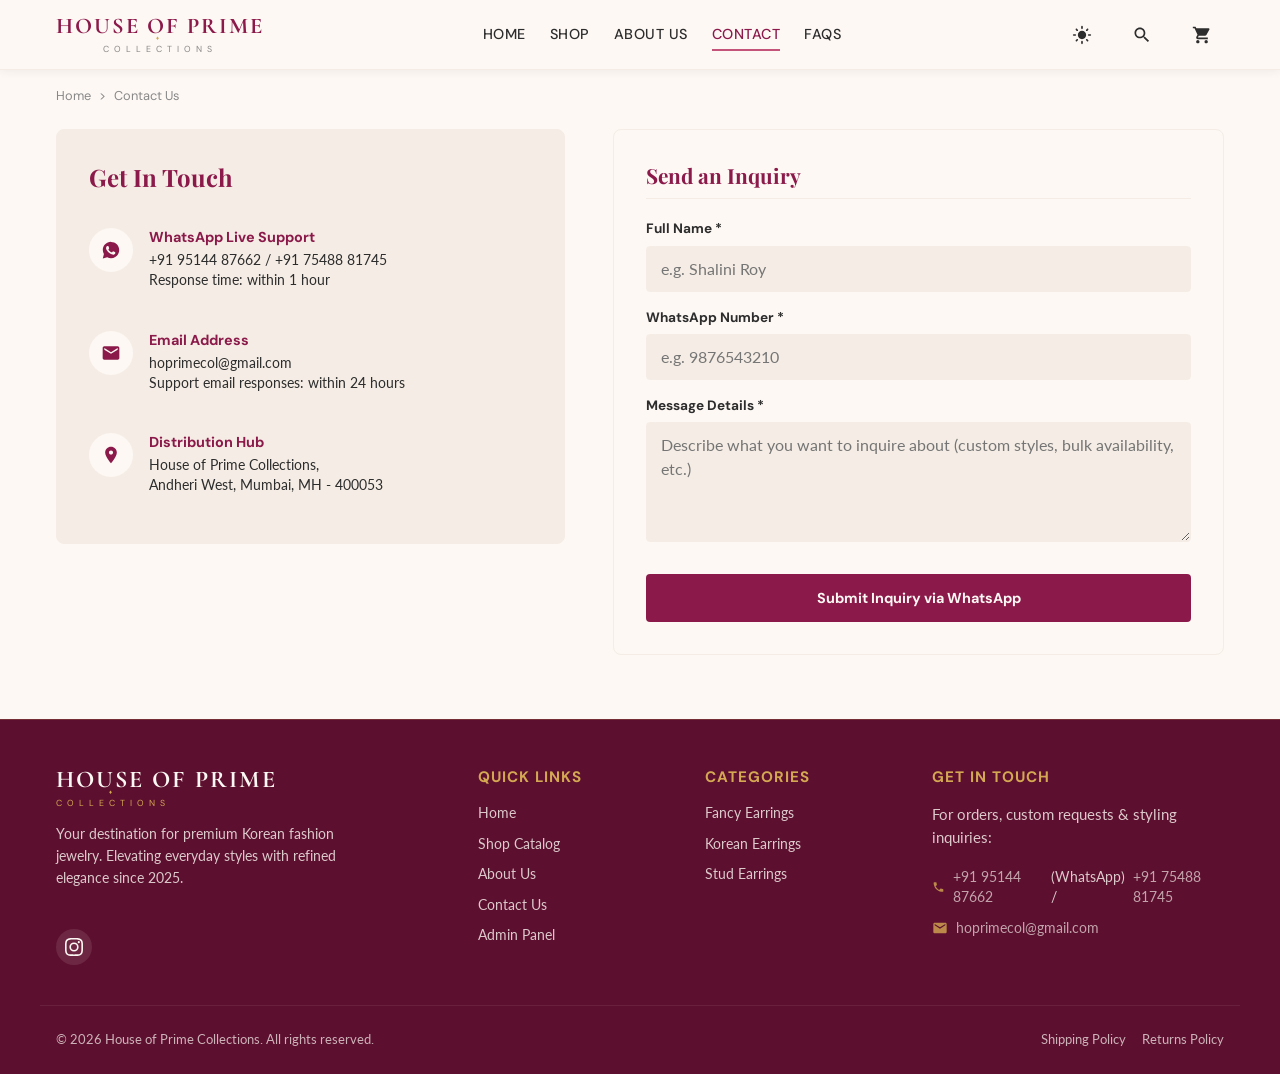
<file: contact.html>
<!DOCTYPE html>
<html lang="en">
<head>
  <meta charset="UTF-8">
  <meta name="viewport" content="width=device-width, initial-scale=1.0">
  <script>(function(){try{var t=localStorage.getItem('hop_theme');if(t==='dark'||t==='light')document.documentElement.setAttribute('data-theme',t);}catch(e){}})();</script>
  <link rel="icon" type="image/png" href="icons/icon-512.png">
  <title>Contact Us | House of Prime Collections - WhatsApp Fashion Jewelry Support</title>
  <meta name="description" content="Reach out to House of Prime Collections. Send inquiries, custom order details, or bulk requests directly via WhatsApp or email.">
  
  <!-- CSS Style Files -->
  <link rel="stylesheet" href="css/tokens.css?v=12">
  <link rel="stylesheet" href="css/reset.css?v=12">
  <link rel="stylesheet" href="css/global.css?v=12">
  <link rel="stylesheet" href="css/navbar.css?v=12">
  <link rel="stylesheet" href="css/footer.css?v=12">
  <link rel="stylesheet" href="css/components.css?v=12">
  <link rel="stylesheet" href="css/checkout.css?v=12"> <!-- Reuses form styling -->
  <style>
    .contact-grid {
      display: grid;
      grid-template-columns: 1fr 1.2fr;
      gap: 48px;
      margin-top: 24px;
      margin-bottom: 64px;
    }
    @media (max-width: 768px) {
      .contact-grid {
        grid-template-columns: 1fr;
        gap: 32px;
      }
    }
    .contact-info-card {
      background-color: var(--velvet-cream);
      border: 1px solid var(--velvet-cream);
      border-radius: var(--radius-card);
      padding: 32px;
      display: flex;
      flex-direction: column;
      gap: 24px;
      height: fit-content;
    }
    .contact-info-card__title {
      font-family: var(--font-heading);
      font-size: 1.5rem;
      color: var(--primary-rose);
    }
    .contact-method {
      display: flex;
      gap: 16px;
      align-items: flex-start;
    }
    .contact-method__icon {
      color: var(--primary-rose);
      background-color: var(--ivory-white);
      width: 44px;
      height: 44px;
      border-radius: var(--radius-round);
      display: flex;
      align-items: center;
      justify-content: center;
      flex-shrink: 0;
    }
    .contact-method__icon svg {
      width: 20px;
      height: 20px;
      fill: currentColor;
    }
    .contact-method__title {
      font-family: var(--font-ui);
      font-weight: 700;
      font-size: 0.9rem;
      margin-bottom: 4px;
    }
    .contact-method__desc {
      font-size: 0.9rem;
      line-height: 1.4;
      color: var(--deep-charcoal);
    }
  </style>
</head>
<body>

  <!-- HEADER / NAVIGATION BAR -->
  <header class="header">
    <div class="container header__nav">
      <a href="index.html" class="logo" id="site-logo">
        <span class="logo__main">HOUSE OF PRIME</span>
        <span class="logo__sub">COLLECTIONS</span>
      </a>

      <button class="hamburger" aria-label="Toggle Navigation menu" aria-expanded="false">
        <span class="hamburger__line"></span>
        <span class="hamburger__line"></span>
        <span class="hamburger__line"></span>
      </button>

      <nav class="nav-menu">
        <a href="index.html" class="nav-menu__link">Home</a>
        <a href="shop.html" class="nav-menu__link">Shop</a>
        <a href="about.html" class="nav-menu__link">About Us</a>
        <a href="contact.html" class="nav-menu__link active">Contact</a>
        <a href="faq.html" class="nav-menu__link">FAQs</a>
      </nav>

      <div class="nav-actions">
        <button type="button" class="nav-actions__btn theme-toggle-btn" aria-label="Switch to dark mode">
          <svg class="theme-toggle-btn__sun" viewBox="0 0 24 24"><path d="M12 7c-2.76 0-5 2.24-5 5s2.24 5 5 5 5-2.24 5-5-2.24-5-5-5zM2 13h2c.55 0 1-.45 1-1s-.45-1-1-1H2c-.55 0-1 .45-1 1s.45 1 1 1zm18 0h2c.55 0 1-.45 1-1s-.45-1-1-1h-2c-.55 0-1 .45-1 1s.45 1 1 1zM11 2v2c0 .55.45 1 1 1s1-.45 1-1V2c0-.55-.45-1-1-1s-1 .45-1 1zm0 18v2c0 .55.45 1 1 1s1-.45 1-1v-2c0-.55-.45-1-1-1s-1 .45-1 1zM5.99 4.58c-.39-.39-1.03-.39-1.41 0-.39.39-.39 1.03 0 1.41l1.06 1.06c.39.39 1.03.39 1.41 0s.39-1.03 0-1.41L5.99 4.58zm12.37 12.37c-.39-.39-1.03-.39-1.41 0-.39.39-.39 1.03 0 1.41l1.06 1.06c.39.39 1.03.39 1.41 0 .39-.39.39-1.03 0-1.41l-1.06-1.06zm1.06-10.96c.39-.39.39-1.03 0-1.41-.39-.39-1.03-.39-1.41 0l-1.06 1.06c-.39.39-.39 1.03 0 1.41s1.03.39 1.41 0l1.06-1.06zM7.05 18.36c.39-.39.39-1.03 0-1.41-.39-.39-1.03-.39-1.41 0l-1.06 1.06c-.39.39-.39 1.03 0 1.41.39.39 1.03.39 1.41 0l1.06-1.06z"/></svg>
          <svg class="theme-toggle-btn__moon" viewBox="0 0 24 24"><path d="M12 3a9 9 0 1 0 9 9c0-.46-.04-.92-.1-1.36a5.389 5.389 0 0 1-4.4 2.26 5.403 5.403 0 0 1-3.14-9.8c-.44-.06-.9-.1-1.36-.1z"/></svg>
        </button>
        <a href="shop.html" class="nav-actions__btn" aria-label="Search Catalog">
          <svg viewBox="0 0 24 24">
            <path d="M15.5 14h-.79l-.28-.27C15.41 12.59 16 11.11 16 9.5 16 5.91 13.09 3 9.5 3S3 5.91 3 9.5 5.91 16 9.5 16c1.61 0 3.09-.59 4.23-1.57l.27.28v.79l5 4.99L20.49 19l-4.99-5zm-6 0C7.01 14 5 11.99 5 9.5S7.01 5 9.5 5 14 7.01 14 9.5 11.99 14 9.5 14z"/>
          </svg>
        </a>
        <a href="cart.html" class="nav-actions__btn cart-badge-container" aria-label="View Cart">
          <svg viewBox="0 0 24 24">
            <path d="M7 18c-1.1 0-1.99.9-1.99 2S5.9 22 7 22s2-.9 2-2-.9-2-2-2zM1 2v2h2l3.6 7.59-1.35 2.45c-.16.28-.25.61-.25.96 0 1.1.9 2 2 2h12v-2H7.42c-.14 0-.25-.11-.25-.25l.03-.12.9-1.63h7.45c.75 0 1.41-.41 1.75-1.03l3.58-6.49c.08-.14.12-.31.12-.48 0-.55-.45-1-1-1H5.21l-.94-2H1zm16 16c-1.1 0-1.99.9-1.99 2s.9 2 1.99 2 2-.9 2-2-.9-2-2-2z"/>
          </svg>
          <span class="cart-badge" style="display: none;">0</span>
        </a>
      </div>
    </div>
  </header>

  <!-- MAIN PAGE CONTENT -->
  <main class="container">
    
    <!-- BREADCRUMBS -->
    <div class="breadcrumbs">
      <a href="index.html">Home</a>
      <span>&gt;</span>
      <span>Contact Us</span>
    </div>

    <!-- CONTACT GRID LAYOUT -->
    <div class="contact-grid">
      
      <!-- CONTACT DETAIL CARD -->
      <aside class="contact-info-card">
        <h2 class="contact-info-card__title">Get In Touch</h2>
        
        <div class="contact-method">
          <div class="contact-method__icon">
            <svg viewBox="0 0 24 24">
              <path d="M12.012 2.163c-5.419 0-9.829 4.41-9.829 9.829 0 1.732.451 3.42 1.309 4.912L2.163 22.16l5.309-1.393c1.444.787 3.073 1.203 4.54 1.203h.001c5.421 0 9.83-4.411 9.83-9.83 0-2.628-1.023-5.097-2.88-6.956-1.857-1.858-4.325-2.88-6.951-2.88zm4.992 13.916c-.274.773-1.353 1.411-1.854 1.503-.496.091-.989.176-3.177-.729-2.796-1.156-4.597-4.004-4.737-4.188-.139-.186-1.134-1.509-1.134-2.879 0-1.37.718-2.043.973-2.317.254-.274.556-.342.742-.342h.53c.159 0 .373-.06.583.456.219.539.752 1.839.818 1.975.066.136.109.294.018.474-.09.18-.136.294-.273.456-.136.162-.284.359-.406.49-.136.147-.278.307-.119.581.159.273.707 1.166 1.517 1.888 1.044.93 1.92 1.218 2.193 1.354.273.136.43.113.59-.071.16-.184.685-.798.868-1.071.182-.273.364-.227.614-.136.251.091 1.597.752 1.87 1.026.273.273.455.41.523.525.068.115.068.66-.206 1.433z"/>
            </svg>
          </div>
          <div>
            <h3 class="contact-method__title">WhatsApp Live Support</h3>
            <p class="contact-method__desc"><span id="contact-phone-block">+91 95144 87662 / +91 75488 81745</span><br>Response time: within 1 hour</p>
          </div>
        </div>

        <div class="contact-method">
          <div class="contact-method__icon">
            <svg viewBox="0 0 24 24">
              <path d="M20 4H4c-1.1 0-1.99.9-1.99 2L2 18c0 1.1.9 2 2 2h16c1.1 0 2-.9 2-2V6c0-1.1-.9-2-2-2zm0 4l-8 5-8-5V6l8 5 8-5v2z"/>
            </svg>
          </div>
          <div>
            <h3 class="contact-method__title">Email Address</h3>
            <p class="contact-method__desc"><span id="contact-email-block">hoprimecol@gmail.com</span><br>Support email responses: within 24 hours</p>
          </div>
        </div>

        <div class="contact-method">
          <div class="contact-method__icon">
            <svg viewBox="0 0 24 24">
              <path d="M12 2C8.13 2 5 5.13 5 9c0 5.25 7 13 7 13s7-7.75 7-13c0-3.87-3.13-7-7-7zm0 9.5c-1.38 0-2.5-1.12-2.5-2.5s1.12-2.5 2.5-2.5 2.5 1.12 2.5 2.5-1.12 2.5-2.5 2.5z"/>
            </svg>
          </div>
          <div>
            <h3 class="contact-method__title">Distribution Hub</h3>
            <p class="contact-method__desc">House of Prime Collections,<br>Andheri West, Mumbai, MH - 400053</p>
          </div>
        </div>

      </aside>

      <!-- CONTACT INQUIRY FORM -->
      <section class="checkout-form-card">
        <h2 class="checkout-form-card__title">Send an Inquiry</h2>
        <form id="contact-form" class="form-grid">
          
          <div class="form-group form-group--full">
            <label for="contact-name" class="form-label">Full Name *</label>
            <input type="text" id="contact-name" class="form-input" placeholder="e.g. Shalini Roy" required>
          </div>

          <div class="form-group form-group--full">
            <label for="contact-phone" class="form-label">WhatsApp Number *</label>
            <input type="tel" id="contact-phone" class="form-input" placeholder="e.g. 9876543210" required>
          </div>

          <div class="form-group form-group--full">
            <label for="contact-msg" class="form-label">Message Details *</label>
            <textarea id="contact-msg" class="form-input form-textarea" style="min-height: 120px;" placeholder="Describe what you want to inquire about (custom styles, bulk availability, etc.)" required></textarea>
          </div>

          <div class="form-group form-group--full" style="margin-top: 16px;">
            <button type="submit" class="btn btn-primary btn-block" style="height: 48px; font-weight: 700;">Submit Inquiry via WhatsApp</button>
          </div>

        </form>
      </section>

    </div>

  </main>

  <!-- FOOTER -->
  <footer class="footer">
    <div class="container footer__grid">
      
      <!-- Brand column -->
      <div class="footer__col">
        <a href="index.html" class="logo footer-logo">
          <span class="logo__main">HOUSE OF PRIME</span>
          <span class="logo__sub">COLLECTIONS</span>
        </a>
        <p class="footer__desc">Your destination for premium Korean fashion jewelry. Elevating everyday styles with refined elegance since 2025.</p>
        <div class="footer__socials">
          <a href="https://www.instagram.com/houseofprime.jewels?utm_source=ig_web_button_share_sheet&igsh=ZDNlZDc0MzIxNw==" class="footer__social-btn" aria-label="Instagram">
            <svg viewBox="0 0 24 24"><path d="M12 2.163c3.204 0 3.584.012 4.85.07 3.252.148 4.771 1.691 4.919 4.919.058 1.265.069 1.645.069 4.849 0 3.205-.012 3.584-.069 4.849-.149 3.225-1.664 4.771-4.919 4.919-1.266.058-1.644.07-4.85.07-3.204 0-3.584-.012-4.849-.07-3.26-.149-4.771-1.699-4.919-4.92-.058-1.265-.07-1.644-.07-4.849 0-3.204.013-3.583.07-4.849.149-3.227 1.664-4.771 4.919-4.919 1.266-.057 1.645-.069 4.849-.069zM12 0C8.741 0 8.333.014 7.053.072 2.695.272.273 2.69.073 7.051.014 8.333 0 8.741 0 12c0 3.259.014 3.668.072 4.948.2 4.358 2.618 6.78 6.98 6.98 1.281.058 1.689.072 4.948.072 3.259 0 3.668-.014 4.948-.072 4.354-.2 6.782-2.618 6.979-6.98.059-1.28.073-1.689.073-4.948 0-3.259-.014-3.667-.072-4.947-.196-4.354-2.617-6.78-6.979-6.98C15.668.014 15.259 0 12 0zm0 5.838a6.162 6.162 0 100 12.324 6.162 6.162 0 000-12.324zM12 16a4 4 0 110-8 4 4 0 010 8zm6.406-11.845a1.44 1.44 0 100 2.881 1.44 1.44 0 000-2.881z"/></svg>
          </a>
        </div>
      </div>

      <!-- Quick links -->
      <div class="footer__col">
        <h3 class="footer__title">Quick Links</h3>
        <div class="footer__links">
          <a href="index.html" class="footer__link">Home</a>
          <a href="shop.html" class="footer__link">Shop Catalog</a>
          <a href="about.html" class="footer__link">About Us</a>
          <a href="contact.html" class="footer__link">Contact Us</a>
          <a href="admin.html" class="footer__link">Admin Panel</a>
        </div>
      </div>

      <!-- Categories -->
      <div class="footer__col">
        <h3 class="footer__title">Categories</h3>
        <div class="footer__links" id="footer-categories-list">
          <a href="shop.html?category=Korean%20Earrings" class="footer__link">Korean Earrings</a>
        </div>
      </div>

      <!-- Contact details -->
      <div class="footer__col">
        <h3 class="footer__title">Get In Touch</h3>
        <div class="footer__contact-info">
          <p style="margin-bottom: 8px;">For orders, custom requests & styling inquiries:</p>
          <span style="display: flex; align-items: center; gap: 8px;">
            <svg style="width: 16px; height: 16px; fill: var(--champagne-gold);" viewBox="0 0 24 24"><path d="M6.62 10.79c1.44 2.83 3.76 5.14 6.59 6.59l2.2-2.2c.27-.27.67-.36 1.01-.24 1.12.37 2.33.57 3.57.57.55 0 1 .45 1 1V20c0 .55-.45 1-1 1-9.39 0-17-7.61-17-17 0-.55.45-1 1-1h3.5c.55 0 1 .45 1 1 0 1.25.2 2.45.57 3.57.11.35.03.74-.25 1.02l-2.2 2.2z"/></svg>
            <a href="#" id="footer-phone-primary" class="footer__link" style="color: inherit;">+91 95144 87662</a> (WhatsApp) / <a href="#" id="footer-phone-secondary" class="footer__link" style="color: inherit;">+91 75488 81745</a>
          </span>
          <span style="display: flex; align-items: center; gap: 8px;">
            <svg style="width: 16px; height: 16px; fill: var(--champagne-gold);" viewBox="0 0 24 24"><path d="M20 4H4c-1.1 0-1.99.9-1.99 2L2 18c0 1.1.9 2 2 2h16c1.1 0 2-.9 2-2V6c0-1.1-.9-2-2-2zm0 4l-8 5-8-5V6l8 5 8-5v2z"/></svg>
            <a href="#" id="footer-email" class="footer__link" style="color: inherit;">hoprimecol@gmail.com</a>
          </span>
        </div>
      </div>

    </div>

    <!-- Footer Bottom -->
    <div class="container footer__bottom">
      <span>&copy; <span id="footer-year">2026</span> House of Prime Collections. All rights reserved.</span>
      <div class="footer__bottom-links">
        <a href="policy.html?tab=shipping" class="footer__bottom-link">Shipping Policy</a>
        <a href="policy.html?tab=returns" class="footer__bottom-link">Returns Policy</a>
      </div>
    </div>
  </footer>

  <!-- FLOATING WHATSAPP BUTTON -->
  <a href="#" class="whatsapp-float" aria-label="Chat with us on WhatsApp" target="_blank">
    <svg viewBox="0 0 24 24">
      <path d="M12.012 2.163c-5.419 0-9.829 4.41-9.829 9.829 0 1.732.451 3.42 1.309 4.912L2.163 22.16l5.309-1.393c1.444.787 3.073 1.203 4.54 1.203h.001c5.421 0 9.83-4.411 9.83-9.83 0-2.628-1.023-5.097-2.88-6.956-1.857-1.858-4.325-2.88-6.951-2.88zm4.992 13.916c-.274.773-1.353 1.411-1.854 1.503-.496.091-.989.176-3.177-.729-2.796-1.156-4.597-4.004-4.737-4.188-.139-.186-1.134-1.509-1.134-2.879 0-1.37.718-2.043.973-2.317.254-.274.556-.342.742-.342h.53c.159 0 .373-.06.583.456.219.539.752 1.839.818 1.975.066.136.109.294.018.474-.09.18-.136.294-.273.456-.136.162-.284.359-.406.49-.136.147-.278.307-.119.581.159.273.707 1.166 1.517 1.888 1.044.93 1.92 1.218 2.193 1.354.273.136.43.113.59-.071.16-.184.685-.798.868-1.071.182-.273.364-.227.614-.136.251.091 1.597.752 1.87 1.026.273.273.455.41.523.525.068.115.068.66-.206 1.433z"/>
    </svg>
  </a>

  <!-- core scripts -->
    <!-- utils — load first -->
  <script src="js/utils/sanitize.js?v=12" defer></script>
  <script src="js/utils/debounce.js?v=12" defer></script>
  <script src="js/utils/logger.js?v=12" defer></script>
  <script src="js/theme.js?v=12" defer></script>
  <script src="js/utils/validator.js?v=12" defer></script>
  <script src="js/utils/formatter.js?v=12" defer></script>
  <script src="js/config.js?v=12" defer></script>
  <script src="js/lib/data.js?v=12" defer></script>
  <script src="js/lib/sheetsWriter.js?v=12" defer></script>
  <script src="js/services/CartService.js?v=12" defer></script>
  <script src="js/cart.js?v=12" defer></script>
  <script src="js/whatsapp.js?v=12" defer></script>
  <script src="js/site-info.js?v=12" defer></script>
  <script>
    document.addEventListener('DOMContentLoaded', () => {
      const form = document.getElementById('contact-form');

      if (form) {
        form.addEventListener('submit', (e) => {
          e.preventDefault();
          const name = document.getElementById('contact-name').value.trim();
          const phone = document.getElementById('contact-phone').value.trim();
          const msg = document.getElementById('contact-msg').value.trim();

          const message = `Hello House of Prime Collections,\n\nI want to make an inquiry:\n\nName: ${name}\nPhone: ${phone}\nDetails:\n${msg}`;
          const waUrl = `https://wa.me/${CONFIG.WHATSAPP_NUMBER}?text=${encodeURIComponent(message)}`;
          
          Cart.showToast("Opening WhatsApp chat...", "success");
          form.reset();
          
          setTimeout(() => {
            window.open(waUrl, '_blank');
          }, 1000);
        });
      }
    });
  </script>
</body>
</html>
</file>
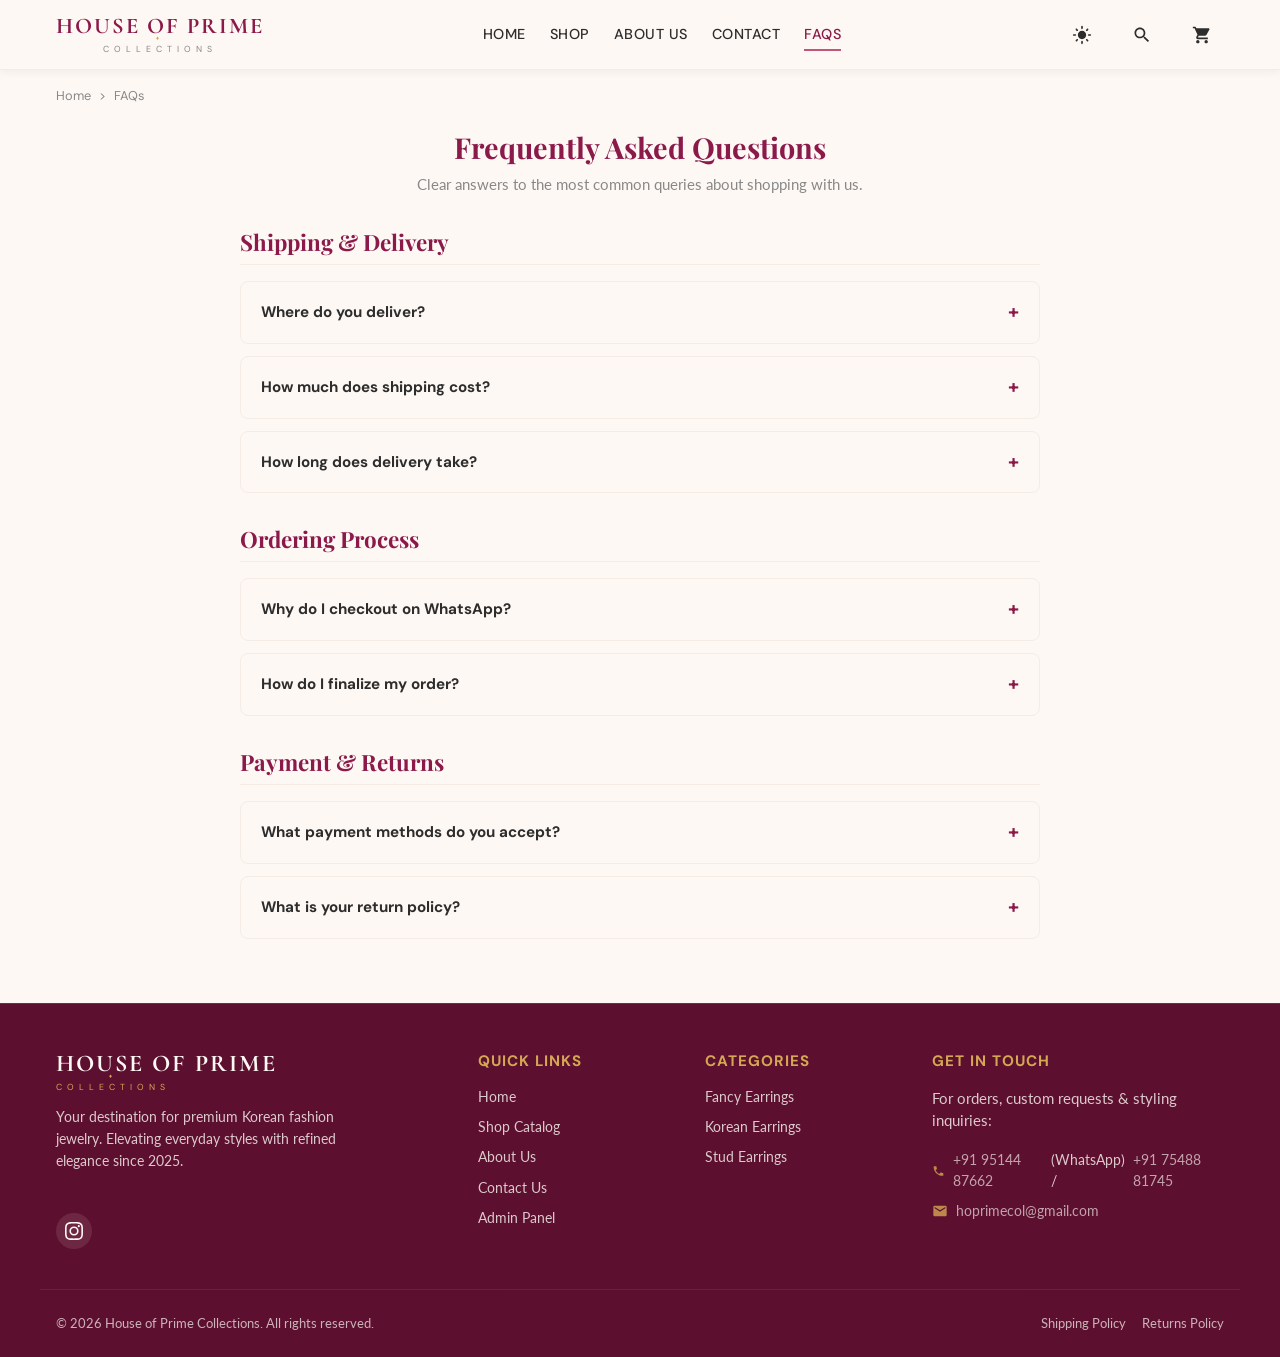
<file: faq.html>
<!DOCTYPE html>
<html lang="en">
<head>
  <meta charset="UTF-8">
  <meta name="viewport" content="width=device-width, initial-scale=1.0">
  <script>(function(){try{var t=localStorage.getItem('hop_theme');if(t==='dark'||t==='light')document.documentElement.setAttribute('data-theme',t);}catch(e){}})();</script>
  <link rel="icon" type="image/png" href="icons/icon-512.png">
  <title>Frequently Asked Questions | House of Prime Collections</title>
  <meta name="description" content="Find answers about shipping fees, WhatsApp ordering processes, payments methods, and returns for House of Prime Collections.">
  
  <!-- CSS Style Files -->
  <link rel="stylesheet" href="css/tokens.css?v=12">
  <link rel="stylesheet" href="css/reset.css?v=12">
  <link rel="stylesheet" href="css/global.css?v=12">
  <link rel="stylesheet" href="css/navbar.css?v=12">
  <link rel="stylesheet" href="css/footer.css?v=12">
  <link rel="stylesheet" href="css/components.css?v=12">
  <style>
    .faq-container {
      max-width: 800px;
      margin: 24px auto 64px auto;
    }
    .faq-section-title {
      font-family: var(--font-heading);
      color: var(--primary-rose);
      font-size: 1.4rem;
      margin-top: 32px;
      margin-bottom: 16px;
      border-bottom: 1px solid var(--velvet-cream);
      padding-bottom: 8px;
    }
    /* Semantic accordion using details/summary */
    details {
      background-color: var(--ivory-white);
      border: 1px solid var(--velvet-cream);
      border-radius: var(--radius-card);
      margin-bottom: 12px;
      overflow: hidden;
      transition: all var(--transition-fast);
    }
    details[open] {
      box-shadow: var(--shadow-sm);
      border-color: var(--blush-pink);
    }
    summary {
      padding: 16px 20px;
      font-family: var(--font-ui);
      font-weight: 700;
      font-size: 0.95rem;
      cursor: pointer;
      user-select: none;
      outline: none;
      display: flex;
      justify-content: space-between;
      align-items: center;
      color: var(--deep-charcoal);
    }
    summary::after {
      content: '+';
      font-size: 1.2rem;
      font-weight: bold;
      color: var(--primary-rose);
      transition: transform var(--transition-fast);
    }
    details[open] summary::after {
      content: '\minus';
      transform: rotate(180deg);
    }
    .faq-content {
      padding: 0 20px 20px 20px;
      font-size: 0.9rem;
      line-height: 1.6;
      color: var(--warm-gray);
    }
    .faq-content p {
      margin-bottom: 0;
    }
  </style>
</head>
<body>

  <!-- HEADER / NAVIGATION BAR -->
  <header class="header">
    <div class="container header__nav">
      <a href="index.html" class="logo" id="site-logo">
        <span class="logo__main">HOUSE OF PRIME</span>
        <span class="logo__sub">COLLECTIONS</span>
      </a>

      <button class="hamburger" aria-label="Toggle Navigation menu" aria-expanded="false">
        <span class="hamburger__line"></span>
        <span class="hamburger__line"></span>
        <span class="hamburger__line"></span>
      </button>

      <nav class="nav-menu">
        <a href="index.html" class="nav-menu__link">Home</a>
        <a href="shop.html" class="nav-menu__link">Shop</a>
        <a href="about.html" class="nav-menu__link">About Us</a>
        <a href="contact.html" class="nav-menu__link">Contact</a>
        <a href="faq.html" class="nav-menu__link active">FAQs</a>
      </nav>

      <div class="nav-actions">
        <button type="button" class="nav-actions__btn theme-toggle-btn" aria-label="Switch to dark mode">
          <svg class="theme-toggle-btn__sun" viewBox="0 0 24 24"><path d="M12 7c-2.76 0-5 2.24-5 5s2.24 5 5 5 5-2.24 5-5-2.24-5-5-5zM2 13h2c.55 0 1-.45 1-1s-.45-1-1-1H2c-.55 0-1 .45-1 1s.45 1 1 1zm18 0h2c.55 0 1-.45 1-1s-.45-1-1-1h-2c-.55 0-1 .45-1 1s.45 1 1 1zM11 2v2c0 .55.45 1 1 1s1-.45 1-1V2c0-.55-.45-1-1-1s-1 .45-1 1zm0 18v2c0 .55.45 1 1 1s1-.45 1-1v-2c0-.55-.45-1-1-1s-1 .45-1 1zM5.99 4.58c-.39-.39-1.03-.39-1.41 0-.39.39-.39 1.03 0 1.41l1.06 1.06c.39.39 1.03.39 1.41 0s.39-1.03 0-1.41L5.99 4.58zm12.37 12.37c-.39-.39-1.03-.39-1.41 0-.39.39-.39 1.03 0 1.41l1.06 1.06c.39.39 1.03.39 1.41 0 .39-.39.39-1.03 0-1.41l-1.06-1.06zm1.06-10.96c.39-.39.39-1.03 0-1.41-.39-.39-1.03-.39-1.41 0l-1.06 1.06c-.39.39-.39 1.03 0 1.41s1.03.39 1.41 0l1.06-1.06zM7.05 18.36c.39-.39.39-1.03 0-1.41-.39-.39-1.03-.39-1.41 0l-1.06 1.06c-.39.39-.39 1.03 0 1.41.39.39 1.03.39 1.41 0l1.06-1.06z"/></svg>
          <svg class="theme-toggle-btn__moon" viewBox="0 0 24 24"><path d="M12 3a9 9 0 1 0 9 9c0-.46-.04-.92-.1-1.36a5.389 5.389 0 0 1-4.4 2.26 5.403 5.403 0 0 1-3.14-9.8c-.44-.06-.9-.1-1.36-.1z"/></svg>
        </button>
        <a href="shop.html" class="nav-actions__btn" aria-label="Search Catalog">
          <svg viewBox="0 0 24 24">
            <path d="M15.5 14h-.79l-.28-.27C15.41 12.59 16 11.11 16 9.5 16 5.91 13.09 3 9.5 3S3 5.91 3 9.5 5.91 16 9.5 16c1.61 0 3.09-.59 4.23-1.57l.27.28v.79l5 4.99L20.49 19l-4.99-5zm-6 0C7.01 14 5 11.99 5 9.5S7.01 5 9.5 5 14 7.01 14 9.5 11.99 14 9.5 14z"/>
          </svg>
        </a>
        <a href="cart.html" class="nav-actions__btn cart-badge-container" aria-label="View Cart">
          <svg viewBox="0 0 24 24">
            <path d="M7 18c-1.1 0-1.99.9-1.99 2S5.9 22 7 22s2-.9 2-2-.9-2-2-2zM1 2v2h2l3.6 7.59-1.35 2.45c-.16.28-.25.61-.25.96 0 1.1.9 2 2 2h12v-2H7.42c-.14 0-.25-.11-.25-.25l.03-.12.9-1.63h7.45c.75 0 1.41-.41 1.75-1.03l3.58-6.49c.08-.14.12-.31.12-.48 0-.55-.45-1-1-1H5.21l-.94-2H1zm16 16c-1.1 0-1.99.9-1.99 2s.9 2 1.99 2 2-.9 2-2-.9-2-2-2z"/>
          </svg>
          <span class="cart-badge" style="display: none;">0</span>
        </a>
      </div>
    </div>
  </header>

  <!-- MAIN PAGE CONTENT -->
  <main class="container">
    
    <!-- BREADCRUMBS -->
    <div class="breadcrumbs">
      <a href="index.html">Home</a>
      <span>&gt;</span>
      <span>FAQs</span>
    </div>

    <!-- FAQ SECTION -->
    <div class="faq-container">
      <h1 style="font-family: var(--font-heading); color: var(--primary-rose); font-size: 1.8rem; margin-bottom: 8px; text-align: center;">Frequently Asked Questions</h1>
      <p style="text-align: center; color: var(--warm-gray); margin-bottom: 32px;">Clear answers to the most common queries about shopping with us.</p>
      
      <!-- Shipping and delivery -->
      <h2 class="faq-section-title">Shipping & Delivery</h2>
      
      <details>
        <summary>Where do you deliver?</summary>
        <div class="faq-content">
          <p>We deliver across India, covering all major cities, towns, and metropolitan areas. All orders are sent via reliable third-party courier services.</p>
        </div>
      </details>

      <details>
        <summary>How much does shipping cost?</summary>
        <div class="faq-content">
          <p>We charge a flat shipping fee of Rs.<span id="shipping-fee-amt">50</span> on all orders. However, orders with a subtotal value of Rs.<span id="free-shipping-amt">500</span> or more qualify for <strong>FREE shipping</strong> automatically.</p>
        </div>
      </details>

      <details>
        <summary>How long does delivery take?</summary>
        <div class="faq-content">
          <p>Typically, orders are processed within 24-48 hours. Delivery takes 3 to 7 business days depending on your delivery address pincode location.</p>
        </div>
      </details>

      <!-- Order Process -->
      <h2 class="faq-section-title">Ordering Process</h2>

      <details>
        <summary>Why do I checkout on WhatsApp?</summary>
        <div class="faq-content">
          <p>Ordering on WhatsApp enables direct, personalized verification. You do not need to deal with entering security credentials on external checkout pages. It allows us to confirm stock, double-check address details, and coordinate payment in a secure, chat-based forum.</p>
        </div>
      </details>

      <details>
        <summary>How do I finalize my order?</summary>
        <div class="faq-content">
          <p>After clicking "Confirm Order" at the checkout page, a pre-filled message with your cart items and shipping details will open inside WhatsApp. Simply hit send. Our support team will confirm stock and share secure payment details directly with you in the chat.</p>
        </div>
      </details>

      <!-- Payments methods -->
      <h2 class="faq-section-title">Payment & Returns</h2>

      <details>
        <summary>What payment methods do you accept?</summary>
        <div class="faq-content">
          <p>We accept all major UPI payments (Google Pay, PhonePe, Paytm) and Bank transfers. Once our team reviews your order on WhatsApp, we will send you our official UPI ID or QR code to complete payment.</p>
        </div>
      </details>

      <details>
        <summary>What is your return policy?</summary>
        <div class="faq-content">
          <p>Due to hygiene reasons, we do not accept returns on jewelry unless the item arrived damaged. Please contact us on WhatsApp within 24 hours of delivery along with an unboxing video to claim exchanges or refunds for damaged products.</p>
        </div>
      </details>

    </div>

  </main>

  <!-- FOOTER -->
  <footer class="footer">
    <div class="container footer__grid">
      
      <!-- Brand column -->
      <div class="footer__col">
        <a href="index.html" class="logo footer-logo">
          <span class="logo__main">HOUSE OF PRIME</span>
          <span class="logo__sub">COLLECTIONS</span>
        </a>
        <p class="footer__desc">Your destination for premium Korean fashion jewelry. Elevating everyday styles with refined elegance since 2025.</p>
        <div class="footer__socials">
          <a href="https://www.instagram.com/houseofprime.jewels?utm_source=ig_web_button_share_sheet&igsh=ZDNlZDc0MzIxNw==" class="footer__social-btn" aria-label="Instagram">
            <svg viewBox="0 0 24 24"><path d="M12 2.163c3.204 0 3.584.012 4.85.07 3.252.148 4.771 1.691 4.919 4.919.058 1.265.069 1.645.069 4.849 0 3.205-.012 3.584-.069 4.849-.149 3.225-1.664 4.771-4.919 4.919-1.266.058-1.644.07-4.85.07-3.204 0-3.584-.012-4.849-.07-3.26-.149-4.771-1.699-4.919-4.92-.058-1.265-.07-1.644-.07-4.849 0-3.204.013-3.583.07-4.849.149-3.227 1.664-4.771 4.919-4.919 1.266-.057 1.645-.069 4.849-.069zM12 0C8.741 0 8.333.014 7.053.072 2.695.272.273 2.69.073 7.051.014 8.333 0 8.741 0 12c0 3.259.014 3.668.072 4.948.2 4.358 2.618 6.78 6.98 6.98 1.281.058 1.689.072 4.948.072 3.259 0 3.668-.014 4.948-.072 4.354-.2 6.782-2.618 6.979-6.98.059-1.28.073-1.689.073-4.948 0-3.259-.014-3.667-.072-4.947-.196-4.354-2.617-6.78-6.979-6.98C15.668.014 15.259 0 12 0zm0 5.838a6.162 6.162 0 100 12.324 6.162 6.162 0 000-12.324zM12 16a4 4 0 110-8 4 4 0 010 8zm6.406-11.845a1.44 1.44 0 100 2.881 1.44 1.44 0 000-2.881z"/></svg>
          </a>
        </div>
      </div>

      <!-- Quick links -->
      <div class="footer__col">
        <h3 class="footer__title">Quick Links</h3>
        <div class="footer__links">
          <a href="index.html" class="footer__link">Home</a>
          <a href="shop.html" class="footer__link">Shop Catalog</a>
          <a href="about.html" class="footer__link">About Us</a>
          <a href="contact.html" class="footer__link">Contact Us</a>
          <a href="admin.html" class="footer__link">Admin Panel</a>
        </div>
      </div>

      <!-- Categories -->
      <div class="footer__col">
        <h3 class="footer__title">Categories</h3>
        <div class="footer__links" id="footer-categories-list">
          <a href="shop.html?category=Korean%20Earrings" class="footer__link">Korean Earrings</a>
        </div>
      </div>

      <!-- Contact details -->
      <div class="footer__col">
        <h3 class="footer__title">Get In Touch</h3>
        <div class="footer__contact-info">
          <p style="margin-bottom: 8px;">For orders, custom requests & styling inquiries:</p>
          <span style="display: flex; align-items: center; gap: 8px;">
            <svg style="width: 16px; height: 16px; fill: var(--champagne-gold);" viewBox="0 0 24 24"><path d="M6.62 10.79c1.44 2.83 3.76 5.14 6.59 6.59l2.2-2.2c.27-.27.67-.36 1.01-.24 1.12.37 2.33.57 3.57.57.55 0 1 .45 1 1V20c0 .55-.45 1-1 1-9.39 0-17-7.61-17-17 0-.55.45-1 1-1h3.5c.55 0 1 .45 1 1 0 1.25.2 2.45.57 3.57.11.35.03.74-.25 1.02l-2.2 2.2z"/></svg>
            <a href="#" id="footer-phone-primary" class="footer__link" style="color: inherit;">+91 95144 87662</a> (WhatsApp) / <a href="#" id="footer-phone-secondary" class="footer__link" style="color: inherit;">+91 75488 81745</a>
          </span>
          <span style="display: flex; align-items: center; gap: 8px;">
            <svg style="width: 16px; height: 16px; fill: var(--champagne-gold);" viewBox="0 0 24 24"><path d="M20 4H4c-1.1 0-1.99.9-1.99 2L2 18c0 1.1.9 2 2 2h16c1.1 0 2-.9 2-2V6c0-1.1-.9-2-2-2zm0 4l-8 5-8-5V6l8 5 8-5v2z"/></svg>
            <a href="#" id="footer-email" class="footer__link" style="color: inherit;">hoprimecol@gmail.com</a>
          </span>
        </div>
      </div>

    </div>

    <!-- Footer Bottom -->
    <div class="container footer__bottom">
      <span>&copy; <span id="footer-year">2026</span> House of Prime Collections. All rights reserved.</span>
      <div class="footer__bottom-links">
        <a href="policy.html?tab=shipping" class="footer__bottom-link">Shipping Policy</a>
        <a href="policy.html?tab=returns" class="footer__bottom-link">Returns Policy</a>
      </div>
    </div>
  </footer>

  <!-- FLOATING WHATSAPP BUTTON -->
  <a href="#" class="whatsapp-float" aria-label="Chat with us on WhatsApp" target="_blank">
    <svg viewBox="0 0 24 24">
      <path d="M12.012 2.163c-5.419 0-9.829 4.41-9.829 9.829 0 1.732.451 3.42 1.309 4.912L2.163 22.16l5.309-1.393c1.444.787 3.073 1.203 4.54 1.203h.001c5.421 0 9.83-4.411 9.83-9.83 0-2.628-1.023-5.097-2.88-6.956-1.857-1.858-4.325-2.88-6.951-2.88zm4.992 13.916c-.274.773-1.353 1.411-1.854 1.503-.496.091-.989.176-3.177-.729-2.796-1.156-4.597-4.004-4.737-4.188-.139-.186-1.134-1.509-1.134-2.879 0-1.37.718-2.043.973-2.317.254-.274.556-.342.742-.342h.53c.159 0 .373-.06.583.456.219.539.752 1.839.818 1.975.066.136.109.294.018.474-.09.18-.136.294-.273.456-.136.162-.284.359-.406.49-.136.147-.278.307-.119.581.159.273.707 1.166 1.517 1.888 1.044.93 1.92 1.218 2.193 1.354.273.136.43.113.59-.071.16-.184.685-.798.868-1.071.182-.273.364-.227.614-.136.251.091 1.597.752 1.87 1.026.273.273.455.41.523.525.068.115.068.66-.206 1.433z"/>
    </svg>
  </a>

  <!-- core scripts -->
    <!-- utils — load first -->
  <script src="js/utils/sanitize.js?v=12" defer></script>
  <script src="js/utils/debounce.js?v=12" defer></script>
  <script src="js/utils/logger.js?v=12" defer></script>
  <script src="js/theme.js?v=12" defer></script>
  <script src="js/utils/validator.js?v=12" defer></script>
  <script src="js/utils/formatter.js?v=12" defer></script>
  <script src="js/config.js?v=12" defer></script>
  <script src="js/lib/data.js?v=12" defer></script>
  <script src="js/lib/sheetsWriter.js?v=12" defer></script>
  <script src="js/services/CartService.js?v=12" defer></script>
  <script src="js/cart.js?v=12" defer></script>
  <script src="js/whatsapp.js?v=12" defer></script>
  <script src="js/site-info.js?v=12" defer></script>
</body>
</html>
</file>
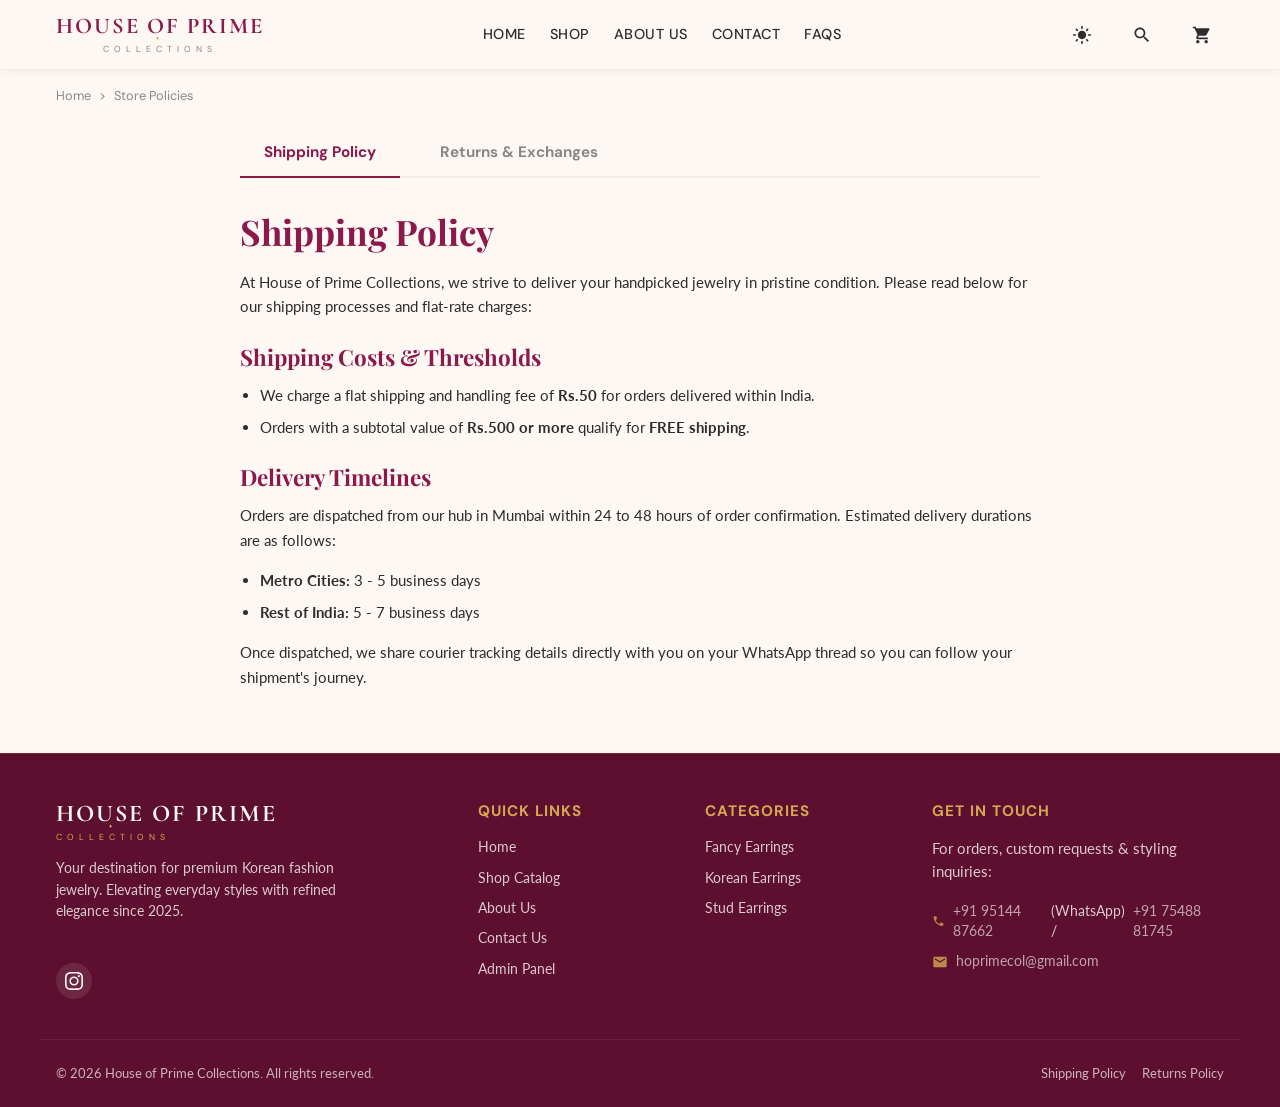
<file: policy.html>
<!DOCTYPE html>
<html lang="en">
<head>
  <meta charset="UTF-8">
  <meta name="viewport" content="width=device-width, initial-scale=1.0">
  <script>(function(){try{var t=localStorage.getItem('hop_theme');if(t==='dark'||t==='light')document.documentElement.setAttribute('data-theme',t);}catch(e){}})();</script>
  <link rel="icon" type="image/png" href="icons/icon-512.png">
  <title>Policies | House of Prime Collections - Shipping & Returns</title>
  <meta name="description" content="Read our policies. Details on flat-rate shipping, free shipping thresholds, and our return/exchange conditions.">
  
  <!-- CSS Style Files -->
  <link rel="stylesheet" href="css/tokens.css?v=12">
  <link rel="stylesheet" href="css/reset.css?v=12">
  <link rel="stylesheet" href="css/global.css?v=12">
  <link rel="stylesheet" href="css/navbar.css?v=12">
  <link rel="stylesheet" href="css/footer.css?v=12">
  <link rel="stylesheet" href="css/components.css?v=12">
  <style>
    .policy-container {
      max-width: 800px;
      margin: 24px auto 64px auto;
    }
    
    /* Tabs styling */
    .tabs-nav {
      display: flex;
      border-bottom: 2px solid var(--velvet-cream);
      margin-bottom: 32px;
      gap: 16px;
    }
    .tab-btn {
      padding: 12px 24px;
      font-family: var(--font-ui);
      font-weight: 700;
      font-size: 0.95rem;
      color: var(--warm-gray);
      cursor: pointer;
      position: relative;
      background: none;
      border: none;
      transition: color var(--transition-fast);
    }
    .tab-btn::after {
      content: '';
      position: absolute;
      bottom: -2px;
      left: 0;
      width: 100%;
      height: 2px;
      background-color: transparent;
      transition: background-color var(--transition-fast);
    }
    .tab-btn.active {
      color: var(--primary-rose);
    }
    .tab-btn.active::after {
      background-color: var(--primary-rose);
    }
    
    .tab-panel {
      display: none;
    }
    .tab-panel.active {
      display: block;
      animation: fadeIn 0.4s ease-out;
    }
    
    .policy-text h2 {
      font-family: var(--font-heading);
      color: var(--primary-rose);
      font-size: 1.4rem;
      margin-top: 24px;
      margin-bottom: 12px;
    }
    .policy-text p, .policy-text ul {
      font-size: 0.95rem;
      line-height: 1.6;
      color: var(--deep-charcoal);
      margin-bottom: 16px;
    }
    .policy-text ul {
      padding-left: 20px;
      list-style-type: disc;
    }
    .policy-text li {
      margin-bottom: 8px;
    }
  </style>
</head>
<body>

  <!-- HEADER / NAVIGATION BAR -->
  <header class="header">
    <div class="container header__nav">
      <a href="index.html" class="logo" id="site-logo">
        <span class="logo__main">HOUSE OF PRIME</span>
        <span class="logo__sub">COLLECTIONS</span>
      </a>

      <button class="hamburger" aria-label="Toggle Navigation menu" aria-expanded="false">
        <span class="hamburger__line"></span>
        <span class="hamburger__line"></span>
        <span class="hamburger__line"></span>
      </button>

      <nav class="nav-menu">
        <a href="index.html" class="nav-menu__link">Home</a>
        <a href="shop.html" class="nav-menu__link">Shop</a>
        <a href="about.html" class="nav-menu__link">About Us</a>
        <a href="contact.html" class="nav-menu__link">Contact</a>
        <a href="faq.html" class="nav-menu__link">FAQs</a>
      </nav>

      <div class="nav-actions">
        <button type="button" class="nav-actions__btn theme-toggle-btn" aria-label="Switch to dark mode">
          <svg class="theme-toggle-btn__sun" viewBox="0 0 24 24"><path d="M12 7c-2.76 0-5 2.24-5 5s2.24 5 5 5 5-2.24 5-5-2.24-5-5-5zM2 13h2c.55 0 1-.45 1-1s-.45-1-1-1H2c-.55 0-1 .45-1 1s.45 1 1 1zm18 0h2c.55 0 1-.45 1-1s-.45-1-1-1h-2c-.55 0-1 .45-1 1s.45 1 1 1zM11 2v2c0 .55.45 1 1 1s1-.45 1-1V2c0-.55-.45-1-1-1s-1 .45-1 1zm0 18v2c0 .55.45 1 1 1s1-.45 1-1v-2c0-.55-.45-1-1-1s-1 .45-1 1zM5.99 4.58c-.39-.39-1.03-.39-1.41 0-.39.39-.39 1.03 0 1.41l1.06 1.06c.39.39 1.03.39 1.41 0s.39-1.03 0-1.41L5.99 4.58zm12.37 12.37c-.39-.39-1.03-.39-1.41 0-.39.39-.39 1.03 0 1.41l1.06 1.06c.39.39 1.03.39 1.41 0 .39-.39.39-1.03 0-1.41l-1.06-1.06zm1.06-10.96c.39-.39.39-1.03 0-1.41-.39-.39-1.03-.39-1.41 0l-1.06 1.06c-.39.39-.39 1.03 0 1.41s1.03.39 1.41 0l1.06-1.06zM7.05 18.36c.39-.39.39-1.03 0-1.41-.39-.39-1.03-.39-1.41 0l-1.06 1.06c-.39.39-.39 1.03 0 1.41.39.39 1.03.39 1.41 0l1.06-1.06z"/></svg>
          <svg class="theme-toggle-btn__moon" viewBox="0 0 24 24"><path d="M12 3a9 9 0 1 0 9 9c0-.46-.04-.92-.1-1.36a5.389 5.389 0 0 1-4.4 2.26 5.403 5.403 0 0 1-3.14-9.8c-.44-.06-.9-.1-1.36-.1z"/></svg>
        </button>
        <a href="shop.html" class="nav-actions__btn" aria-label="Search Catalog">
          <svg viewBox="0 0 24 24">
            <path d="M15.5 14h-.79l-.28-.27C15.41 12.59 16 11.11 16 9.5 16 5.91 13.09 3 9.5 3S3 5.91 3 9.5 5.91 16 9.5 16c1.61 0 3.09-.59 4.23-1.57l.27.28v.79l5 4.99L20.49 19l-4.99-5zm-6 0C7.01 14 5 11.99 5 9.5S7.01 5 9.5 5 14 7.01 14 9.5 11.99 14 9.5 14z"/>
          </svg>
        </a>
        <a href="cart.html" class="nav-actions__btn cart-badge-container" aria-label="View Cart">
          <svg viewBox="0 0 24 24">
            <path d="M7 18c-1.1 0-1.99.9-1.99 2S5.9 22 7 22s2-.9 2-2-.9-2-2-2zM1 2v2h2l3.6 7.59-1.35 2.45c-.16.28-.25.61-.25.96 0 1.1.9 2 2 2h12v-2H7.42c-.14 0-.25-.11-.25-.25l.03-.12.9-1.63h7.45c.75 0 1.41-.41 1.75-1.03l3.58-6.49c.08-.14.12-.31.12-.48 0-.55-.45-1-1-1H5.21l-.94-2H1zm16 16c-1.1 0-1.99.9-1.99 2s.9 2 1.99 2 2-.9 2-2-.9-2-2-2z"/>
          </svg>
          <span class="cart-badge" style="display: none;">0</span>
        </a>
      </div>
    </div>
  </header>

  <!-- MAIN PAGE CONTENT -->
  <main class="container">
    
    <!-- BREADCRUMBS -->
    <div class="breadcrumbs">
      <a href="index.html">Home</a>
      <span>&gt;</span>
      <span>Store Policies</span>
    </div>

    <!-- POLICY LAYOUT -->
    <div class="policy-container">
      
      <!-- Tabs Navigation -->
      <nav class="tabs-nav">
        <button class="tab-btn active" data-tab="shipping">Shipping Policy</button>
        <button class="tab-btn" data-tab="returns">Returns & Exchanges</button>
      </nav>

      <!-- Panel 1: Shipping -->
      <div class="tab-panel active policy-text" id="panel-shipping">
        <h1>Shipping Policy</h1>
        <p>At House of Prime Collections, we strive to deliver your handpicked jewelry in pristine condition. Please read below for our shipping processes and flat-rate charges:</p>
        
        <h2>Shipping Costs & Thresholds</h2>
        <ul>
          <li>We charge a flat shipping and handling fee of <strong>Rs.<span id="shipping-fee-amt">50</span></strong> for orders delivered within India.</li>
          <li>Orders with a subtotal value of <strong>Rs.<span id="free-shipping-amt">500</span> or more</strong> qualify for <strong>FREE shipping</strong>.</li>
        </ul>

        <h2>Delivery Timelines</h2>
        <p>Orders are dispatched from our hub in Mumbai within 24 to 48 hours of order confirmation. Estimated delivery durations are as follows:</p>
        <ul>
          <li><strong>Metro Cities:</strong> 3 - 5 business days</li>
          <li><strong>Rest of India:</strong> 5 - 7 business days</li>
        </ul>
        <p>Once dispatched, we share courier tracking details directly with you on your WhatsApp thread so you can follow your shipment's journey.</p>
      </div>

      <!-- Panel 2: Returns -->
      <div class="tab-panel policy-text" id="panel-returns">
        <h1>Returns & Exchange Policy</h1>
        <p>Due to the personal nature of fashion accessories and hygiene reasons, our store policies are strict regarding returns:</p>

        <h2>Exchange/Return Exceptions</h2>
        <ul>
          <li>We do <strong>not</strong> accept returns, cancellations, or exchanges based on color preferences, size mismatches, or change of mind. Please check sizes and descriptions carefully before placing orders.</li>
          <li>We offer replacements or refunds <strong>only</strong> if you received a damaged product or the wrong item.</li>
        </ul>

        <h2>Claiming a Damaged Delivery</h2>
        <p>If your package arrives damaged, please execute the following steps to process your claim:</p>
        <ul>
          <li>Reach out to our support chat on WhatsApp within <strong>24 hours</strong> of receiving delivery.</li>
          <li>You <strong>must provide a continuous, unedited unboxing video</strong> showing the outer package opening and displaying the damaged item clearly.</li>
          <li>Once our quality checking team verifies the video, we will ship a replacement item free of charge. If the same design is out of stock, we will issue a full refund to your UPI account.</li>
        </ul>
      </div>

    </div>

  </main>

  <!-- FOOTER -->
  <footer class="footer">
    <div class="container footer__grid">
      
      <!-- Brand column -->
      <div class="footer__col">
        <a href="index.html" class="logo footer-logo">
          <span class="logo__main">HOUSE OF PRIME</span>
          <span class="logo__sub">COLLECTIONS</span>
        </a>
        <p class="footer__desc">Your destination for premium Korean fashion jewelry. Elevating everyday styles with refined elegance since 2025.</p>
        <div class="footer__socials">
          <a href="https://www.instagram.com/houseofprime.jewels?utm_source=ig_web_button_share_sheet&igsh=ZDNlZDc0MzIxNw==" class="footer__social-btn" aria-label="Instagram">
            <svg viewBox="0 0 24 24"><path d="M12 2.163c3.204 0 3.584.012 4.85.07 3.252.148 4.771 1.691 4.919 4.919.058 1.265.069 1.645.069 4.849 0 3.205-.012 3.584-.069 4.849-.149 3.225-1.664 4.771-4.919 4.919-1.266.058-1.644.07-4.85.07-3.204 0-3.584-.012-4.849-.07-3.26-.149-4.771-1.699-4.919-4.92-.058-1.265-.07-1.644-.07-4.849 0-3.204.013-3.583.07-4.849.149-3.227 1.664-4.771 4.919-4.919 1.266-.057 1.645-.069 4.849-.069zM12 0C8.741 0 8.333.014 7.053.072 2.695.272.273 2.69.073 7.051.014 8.333 0 8.741 0 12c0 3.259.014 3.668.072 4.948.2 4.358 2.618 6.78 6.98 6.98 1.281.058 1.689.072 4.948.072 3.259 0 3.668-.014 4.948-.072 4.354-.2 6.782-2.618 6.979-6.98.059-1.28.073-1.689.073-4.948 0-3.259-.014-3.667-.072-4.947-.196-4.354-2.617-6.78-6.979-6.98C15.668.014 15.259 0 12 0zm0 5.838a6.162 6.162 0 100 12.324 6.162 6.162 0 000-12.324zM12 16a4 4 0 110-8 4 4 0 010 8zm6.406-11.845a1.44 1.44 0 100 2.881 1.44 1.44 0 000-2.881z"/></svg>
          </a>
        </div>
      </div>

      <!-- Quick links -->
      <div class="footer__col">
        <h3 class="footer__title">Quick Links</h3>
        <div class="footer__links">
          <a href="index.html" class="footer__link">Home</a>
          <a href="shop.html" class="footer__link">Shop Catalog</a>
          <a href="about.html" class="footer__link">About Us</a>
          <a href="contact.html" class="footer__link">Contact Us</a>
          <a href="admin.html" class="footer__link">Admin Panel</a>
        </div>
      </div>

      <!-- Categories -->
      <div class="footer__col">
        <h3 class="footer__title">Categories</h3>
        <div class="footer__links" id="footer-categories-list">
          <a href="shop.html?category=Korean%20Earrings" class="footer__link">Korean Earrings</a>
        </div>
      </div>

      <!-- Contact details -->
      <div class="footer__col">
        <h3 class="footer__title">Get In Touch</h3>
        <div class="footer__contact-info">
          <p style="margin-bottom: 8px;">For orders, custom requests & styling inquiries:</p>
          <span style="display: flex; align-items: center; gap: 8px;">
            <svg style="width: 16px; height: 16px; fill: var(--champagne-gold);" viewBox="0 0 24 24"><path d="M6.62 10.79c1.44 2.83 3.76 5.14 6.59 6.59l2.2-2.2c.27-.27.67-.36 1.01-.24 1.12.37 2.33.57 3.57.57.55 0 1 .45 1 1V20c0 .55-.45 1-1 1-9.39 0-17-7.61-17-17 0-.55.45-1 1-1h3.5c.55 0 1 .45 1 1 0 1.25.2 2.45.57 3.57.11.35.03.74-.25 1.02l-2.2 2.2z"/></svg>
            <a href="#" id="footer-phone-primary" class="footer__link" style="color: inherit;">+91 95144 87662</a> (WhatsApp) / <a href="#" id="footer-phone-secondary" class="footer__link" style="color: inherit;">+91 75488 81745</a>
          </span>
          <span style="display: flex; align-items: center; gap: 8px;">
            <svg style="width: 16px; height: 16px; fill: var(--champagne-gold);" viewBox="0 0 24 24"><path d="M20 4H4c-1.1 0-1.99.9-1.99 2L2 18c0 1.1.9 2 2 2h16c1.1 0 2-.9 2-2V6c0-1.1-.9-2-2-2zm0 4l-8 5-8-5V6l8 5 8-5v2z"/></svg>
            <a href="#" id="footer-email" class="footer__link" style="color: inherit;">hoprimecol@gmail.com</a>
          </span>
        </div>
      </div>

    </div>

    <!-- Footer Bottom -->
    <div class="container footer__bottom">
      <span>&copy; <span id="footer-year">2026</span> House of Prime Collections. All rights reserved.</span>
      <div class="footer__bottom-links">
        <a href="policy.html?tab=shipping" class="footer__bottom-link">Shipping Policy</a>
        <a href="policy.html?tab=returns" class="footer__bottom-link">Returns Policy</a>
      </div>
    </div>
  </footer>

  <!-- FLOATING WHATSAPP BUTTON -->
  <a href="#" class="whatsapp-float" aria-label="Chat with us on WhatsApp" target="_blank">
    <svg viewBox="0 0 24 24">
      <path d="M12.012 2.163c-5.419 0-9.829 4.41-9.829 9.829 0 1.732.451 3.42 1.309 4.912L2.163 22.16l5.309-1.393c1.444.787 3.073 1.203 4.54 1.203h.001c5.421 0 9.83-4.411 9.83-9.83 0-2.628-1.023-5.097-2.88-6.956-1.857-1.858-4.325-2.88-6.951-2.88zm4.992 13.916c-.274.773-1.353 1.411-1.854 1.503-.496.091-.989.176-3.177-.729-2.796-1.156-4.597-4.004-4.737-4.188-.139-.186-1.134-1.509-1.134-2.879 0-1.37.718-2.043.973-2.317.254-.274.556-.342.742-.342h.53c.159 0 .373-.06.583.456.219.539.752 1.839.818 1.975.066.136.109.294.018.474-.09.18-.136.294-.273.456-.136.162-.284.359-.406.49-.136.147-.278.307-.119.581.159.273.707 1.166 1.517 1.888 1.044.93 1.92 1.218 2.193 1.354.273.136.43.113.59-.071.16-.184.685-.798.868-1.071.182-.273.364-.227.614-.136.251.091 1.597.752 1.87 1.026.273.273.455.41.523.525.068.115.068.66-.206 1.433z"/>
    </svg>
  </a>

  <!-- core scripts -->
    <!-- utils — load first -->
  <script src="js/utils/sanitize.js?v=12" defer></script>
  <script src="js/utils/debounce.js?v=12" defer></script>
  <script src="js/utils/logger.js?v=12" defer></script>
  <script src="js/theme.js?v=12" defer></script>
  <script src="js/utils/validator.js?v=12" defer></script>
  <script src="js/utils/formatter.js?v=12" defer></script>
  <script src="js/config.js?v=12" defer></script>
  <script src="js/lib/data.js?v=12" defer></script>
  <script src="js/lib/sheetsWriter.js?v=12" defer></script>
  <script src="js/services/CartService.js?v=12" defer></script>
  <script src="js/cart.js?v=12" defer></script>
  <script src="js/whatsapp.js?v=12" defer></script>
  <script src="js/site-info.js?v=12" defer></script>
  <script>
    document.addEventListener('DOMContentLoaded', () => {
      const tabs = document.querySelectorAll('.tab-btn');
      const panels = document.querySelectorAll('.tab-panel');

      function activateTab(tabId) {
        tabs.forEach(t => t.classList.remove('active'));
        panels.forEach(p => p.classList.remove('active'));
        
        const targetBtn = document.querySelector(`[data-tab="${tabId}"]`);
        const targetPanel = document.getElementById(`panel-${tabId}`);
        
        if (targetBtn && targetPanel) {
          targetBtn.classList.add('active');
          targetPanel.classList.add('active');
        }
      }

      // Check URL query parameters
      const params = new URLSearchParams(window.location.search);
      const activeTabParam = params.get('tab');
      if (activeTabParam === 'returns') {
        activateTab('returns');
      } else {
        activateTab('shipping');
      }

      // Attach click listeners to tabs
      tabs.forEach(tab => {
        tab.addEventListener('click', () => {
          const tabId = tab.getAttribute('data-tab');
          activateTab(tabId);
          // Sync URL history state
          const newUrl = `${window.location.pathname}?tab=${tabId}`;
          window.history.replaceState({}, '', newUrl);
        });
      });
    });
  </script>
</body>
</html>
</file>
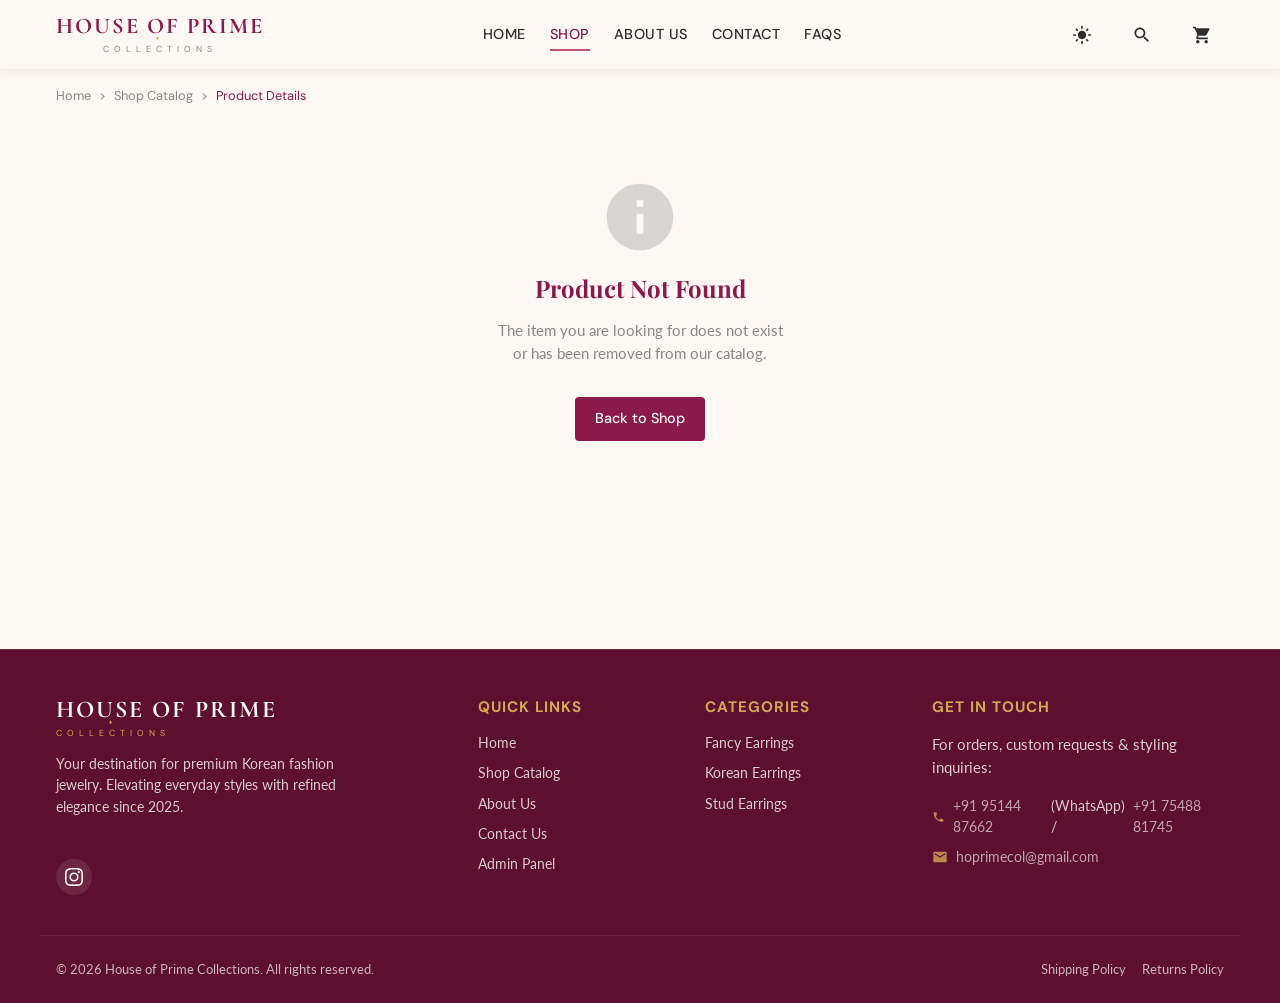
<file: product.html>
<!DOCTYPE html>
<html lang="en">
<head>
  <meta charset="UTF-8">
  <meta name="viewport" content="width=device-width, initial-scale=1.0">
  <script>(function(){try{var t=localStorage.getItem('hop_theme');if(t==='dark'||t==='light')document.documentElement.setAttribute('data-theme',t);}catch(e){}})();</script>
  <link rel="icon" type="image/png" href="icons/icon-512.png">
  <title>Product Details | House of Prime Collections - Korean Jewelry</title>
  <meta name="description" content="Explore details, price, materials, and colors of our premium Korean fashion accessories. Order on WhatsApp with ease.">
  
  <!-- CSS Style Files -->
  <link rel="stylesheet" href="css/tokens.css?v=12">
  <link rel="stylesheet" href="css/reset.css?v=12">
  <link rel="stylesheet" href="css/global.css?v=12">
  <link rel="stylesheet" href="css/navbar.css?v=12">
  <link rel="stylesheet" href="css/footer.css?v=12">
  <link rel="stylesheet" href="css/components.css?v=12">
  <link rel="stylesheet" href="css/product.css?v=12">
</head>
<body>

  <!-- HEADER / NAVIGATION BAR -->
  <header class="header">
    <div class="container header__nav">
      <a href="index.html" class="logo" id="site-logo">
        <span class="logo__main">HOUSE OF PRIME</span>
        <span class="logo__sub">COLLECTIONS</span>
      </a>

      <button class="hamburger" aria-label="Toggle Navigation menu" aria-expanded="false">
        <span class="hamburger__line"></span>
        <span class="hamburger__line"></span>
        <span class="hamburger__line"></span>
      </button>

      <nav class="nav-menu">
        <a href="index.html" class="nav-menu__link">Home</a>
        <a href="shop.html" class="nav-menu__link active">Shop</a>
        <a href="about.html" class="nav-menu__link">About Us</a>
        <a href="contact.html" class="nav-menu__link">Contact</a>
        <a href="faq.html" class="nav-menu__link">FAQs</a>
      </nav>

      <div class="nav-actions">
        <button type="button" class="nav-actions__btn theme-toggle-btn" aria-label="Switch to dark mode">
          <svg class="theme-toggle-btn__sun" viewBox="0 0 24 24"><path d="M12 7c-2.76 0-5 2.24-5 5s2.24 5 5 5 5-2.24 5-5-2.24-5-5-5zM2 13h2c.55 0 1-.45 1-1s-.45-1-1-1H2c-.55 0-1 .45-1 1s.45 1 1 1zm18 0h2c.55 0 1-.45 1-1s-.45-1-1-1h-2c-.55 0-1 .45-1 1s.45 1 1 1zM11 2v2c0 .55.45 1 1 1s1-.45 1-1V2c0-.55-.45-1-1-1s-1 .45-1 1zm0 18v2c0 .55.45 1 1 1s1-.45 1-1v-2c0-.55-.45-1-1-1s-1 .45-1 1zM5.99 4.58c-.39-.39-1.03-.39-1.41 0-.39.39-.39 1.03 0 1.41l1.06 1.06c.39.39 1.03.39 1.41 0s.39-1.03 0-1.41L5.99 4.58zm12.37 12.37c-.39-.39-1.03-.39-1.41 0-.39.39-.39 1.03 0 1.41l1.06 1.06c.39.39 1.03.39 1.41 0 .39-.39.39-1.03 0-1.41l-1.06-1.06zm1.06-10.96c.39-.39.39-1.03 0-1.41-.39-.39-1.03-.39-1.41 0l-1.06 1.06c-.39.39-.39 1.03 0 1.41s1.03.39 1.41 0l1.06-1.06zM7.05 18.36c.39-.39.39-1.03 0-1.41-.39-.39-1.03-.39-1.41 0l-1.06 1.06c-.39.39-.39 1.03 0 1.41.39.39 1.03.39 1.41 0l1.06-1.06z"/></svg>
          <svg class="theme-toggle-btn__moon" viewBox="0 0 24 24"><path d="M12 3a9 9 0 1 0 9 9c0-.46-.04-.92-.1-1.36a5.389 5.389 0 0 1-4.4 2.26 5.403 5.403 0 0 1-3.14-9.8c-.44-.06-.9-.1-1.36-.1z"/></svg>
        </button>
        <a href="shop.html" class="nav-actions__btn" aria-label="Search Catalog">
          <svg viewBox="0 0 24 24">
            <path d="M15.5 14h-.79l-.28-.27C15.41 12.59 16 11.11 16 9.5 16 5.91 13.09 3 9.5 3S3 5.91 3 9.5 5.91 16 9.5 16c1.61 0 3.09-.59 4.23-1.57l.27.28v.79l5 4.99L20.49 19l-4.99-5zm-6 0C7.01 14 5 11.99 5 9.5S7.01 5 9.5 5 14 7.01 14 9.5 11.99 14 9.5 14z"/>
          </svg>
        </a>
        <a href="cart.html" class="nav-actions__btn cart-badge-container" aria-label="View Cart">
          <svg viewBox="0 0 24 24">
            <path d="M7 18c-1.1 0-1.99.9-1.99 2S5.9 22 7 22s2-.9 2-2-.9-2-2-2zM1 2v2h2l3.6 7.59-1.35 2.45c-.16.28-.25.61-.25.96 0 1.1.9 2 2 2h12v-2H7.42c-.14 0-.25-.11-.25-.25l.03-.12.9-1.63h7.45c.75 0 1.41-.41 1.75-1.03l3.58-6.49c.08-.14.12-.31.12-.48 0-.55-.45-1-1-1H5.21l-.94-2H1zm16 16c-1.1 0-1.99.9-1.99 2s.9 2 1.99 2 2-.9 2-2-.9-2-2-2z"/>
          </svg>
          <span class="cart-badge" style="display: none;">0</span>
        </a>
      </div>
    </div>
  </header>

  <!-- MAIN PAGE CONTENT -->
  <main class="container">
    
    <!-- BREADCRUMBS -->
    <div class="breadcrumbs">
      <a href="index.html">Home</a>
      <span>&gt;</span>
      <a href="shop.html">Shop Catalog</a>
      <span>&gt;</span>
      <span id="breadcrumb-product-name" style="color: var(--primary-rose);">Product Details</span>
    </div>

    <!-- PRODUCT DETAIL SPLIT LAYOUT -->
    <div class="product-detail" id="product-detail-container">
      
      <!-- GALLERY COL -->
      <div class="gallery">
        <div class="gallery__carousel-wrapper">
          <div class="gallery__main-container" id="main-gallery-container">
            <img class="gallery__main-img" id="main-gallery-img" src="" alt="Product view" fetchpriority="high">
          </div>
          <div class="gallery__counter" id="gallery-counter" style="display: none;">1 / 1</div>
          <button type="button" class="gallery__arrow gallery__arrow--prev" id="gallery-prev-btn" aria-label="Previous image" style="display: none;">
            <svg viewBox="0 0 24 24"><path d="M15.41 7.41L14 6l-6 6 6 6 1.41-1.41L10.83 12z"/></svg>
          </button>
          <button type="button" class="gallery__arrow gallery__arrow--next" id="gallery-next-btn" aria-label="Next image" style="display: none;">
            <svg viewBox="0 0 24 24"><path d="M8.59 16.59L10 18l6-6-6-6-1.41 1.41L13.17 12z"/></svg>
          </button>
        </div>
        <div class="gallery__thumbnails" id="thumbnails-container">
          <!-- Thumbnail strip loaded by JS -->
        </div>
      </div>

      <!-- INFO COL -->
      <div class="product-info">
        <div>
          <h1 class="product-info__title" id="product-title">Loading Product...</h1>
          <span class="product-info__model" id="product-model">Model: ---</span>
        </div>

        <!-- Stock Indicator -->
        <div class="product-info__stock">
          <span class="stock-dot" id="stock-indicator-dot"></span>
          <span id="stock-indicator-text">Checking availability...</span>
        </div>

        <!-- Pricing Display -->
        <div class="price-display" id="price-container">
          <!-- Current price / discount -->
        </div>

        <!-- Description -->
        <p class="product-info__desc" id="product-desc">
          Fetching product description details from catalog...
        </p>

        <!-- Product Specs Cards -->
        <div class="specs-grid">
          <div class="spec-card">
            <span class="spec-icon">
              <svg viewBox="0 0 24 24" width="20" height="20" fill="none" stroke="currentColor" stroke-width="2"><path d="M21 16V8a2 2 0 0 0-1-1.73l-7-4a2 2 0 0 0-2 0l-7 4A2 2 0 0 0 3 8v8a2 2 0 0 0 1 1.73l7 4a2 2 0 0 0 2 0l7-4A2 2 0 0 0 21 16z"></path><polyline points="3.27 6.96 12 12.01 20.73 6.96"></polyline><line x1="12" y1="22.08" x2="12" y2="12"></line></svg>
            </span>
            <div class="spec-details">
              <span class="spec-label">Material</span>
              <span class="spec-val" id="spec-material">---</span>
            </div>
          </div>
          <div class="spec-card">
            <span class="spec-icon">
              <svg viewBox="0 0 24 24" width="20" height="20" fill="none" stroke="currentColor" stroke-width="2"><circle cx="12" cy="12" r="10"></circle><path d="M12 2a14.5 14.5 0 0 0 0 20 14.5 14.5 0 0 0 0-20"></path><path d="M2 12h20"></path></svg>
            </span>
            <div class="spec-details">
              <span class="spec-label">Color</span>
              <span class="spec-val" id="spec-color">---</span>
            </div>
          </div>
          <div class="spec-card">
            <span class="spec-icon">
              <svg viewBox="0 0 24 24" width="20" height="20" fill="none" stroke="currentColor" stroke-width="2"><path d="M20.59 13.41l-7.17 7.17a2 2 0 0 1-2.83 0L2 12V2h10l8.59 8.59a2 2 0 0 1 0 2.82z"></path><line x1="7" y1="7" x2="7.01" y2="7"></line></svg>
            </span>
            <div class="spec-details">
              <span class="spec-label">Weight</span>
              <span class="spec-val" id="spec-weight">---</span>
            </div>
          </div>
        </div>

        <!-- Quantity Selector -->
        <div class="action-row" style="margin-bottom: 8px;">
          <span class="specs-label" style="font-family: var(--font-ui); font-size: 0.9rem; font-weight: 700; width: auto; margin-right: 8px;">Quantity:</span>
          <div class="stepper">
            <button class="stepper__btn" id="qty-minus" aria-label="Decrease quantity">&minus;</button>
            <input type="number" class="stepper__input" id="qty-input" value="1" min="1" aria-label="Order quantity">
            <button class="stepper__btn" id="qty-plus" aria-label="Increase quantity">+</button>
          </div>
        </div>

        <!-- Sticky Mobile CTA Wrapper -->
        <div class="mobile-sticky-cta">
          <!-- Action Buttons -->
          <div class="product-actions">
            <div class="action-row">
              <button class="btn btn-primary" id="btn-add-to-cart" style="flex: 1.2;">Add to Cart</button>
              <button class="btn btn-outline" id="btn-buy-now" style="flex: 1;">Buy Now</button>
            </div>

            <button class="btn btn-wa-order btn-block" id="btn-wa-quick">
              <svg style="width: 20px; height: 20px; fill: currentColor; margin-right: 4px;" viewBox="0 0 24 24">
                <path d="M12.012 2.163c-5.419 0-9.829 4.41-9.829 9.829 0 1.732.451 3.42 1.309 4.912L2.163 22.16l5.309-1.393c1.444.787 3.073 1.203 4.54 1.203h.001c5.421 0 9.83-4.411 9.83-9.83 0-2.628-1.023-5.097-2.88-6.956-1.857-1.858-4.325-2.88-6.951-2.88zm4.992 13.916c-.274.773-1.353 1.411-1.854 1.503-.496.091-.989.176-3.177-.729-2.796-1.156-4.597-4.004-4.737-4.188-.139-.186-1.134-1.509-1.134-2.879 0-1.37.718-2.043.973-2.317.254-.274.556-.342.742-.342h.53c.159 0 .373-.06.583.456.219.539.752 1.839.818 1.975.066.136.109.294.018.474-.09.18-.136.294-.273.456-.136.162-.284.359-.406.49-.136.147-.278.307-.119.581.159.273.707 1.166 1.517 1.888 1.044.93 1.92 1.218 2.193 1.354.273.136.43.113.59-.071.16-.184.685-.798.868-1.071.182-.273.364-.227.614-.136.251.091 1.597.752 1.87 1.026.273.273.455.41.523.525.068.115.068.66-.206 1.433z"/>
              </svg>
              Quick Order on WhatsApp
            </button>
          </div>
        </div>

        <!-- Trust Badges -->
        <div class="trust-badges">
          <div class="trust-badge">
            <svg viewBox="0 0 24 24" fill="none" stroke="currentColor" stroke-width="2"><path d="M5 9l5 5 10-10"></path></svg>
            <span>Premium Quality</span>
          </div>
          <div class="trust-badge">
            <svg viewBox="0 0 24 24" fill="none" stroke="currentColor" stroke-width="2"><rect x="3" y="11" width="18" height="11" rx="2" ry="2"></rect><path d="M7 11V7a5 5 0 0 1 10 0v4"></path></svg>
            <span>Secure Checkout</span>
          </div>
          <div class="trust-badge">
            <svg viewBox="0 0 24 24" fill="none" stroke="currentColor" stroke-width="2"><path d="M2.5 2v6h6M21.5 22v-6h-6"/><path d="M22 11.5A10 10 0 0 0 3.2 7.2M2 12.5a10 10 0 0 0 18.8 4.2"/></svg>
            <span>Easy Returns</span>
          </div>
          <div class="trust-badge">
            <svg viewBox="0 0 24 24" fill="none" stroke="currentColor" stroke-width="2"><rect x="1" y="3" width="15" height="13"></rect><polygon points="16 8 20 8 23 11 23 16 16 16 16 8"></polygon><circle cx="5.5" cy="18.5" r="2.5"></circle><circle cx="18.5" cy="18.5" r="2.5"></circle></svg>
            <span>Fast Shipping</span>
          </div>
        </div>
      </div>

    </div>

    <!-- RECOMMENDATIONS CONTAINER -->
    <div id="recommendations-container">
      
      <!-- YOU MAY ALSO LIKE -->
      <section class="related-section" id="section-related" style="display: none;">
        <div class="related-section__header">
          <div class="related-section__title-wrap">
            <h2 class="related-section__title">You May Also Like</h2>
            <p class="related-section__subtitle">Handpicked based on this product</p>
          </div>
          <a href="shop.html" class="view-all-link">View All &rarr;</a>
        </div>
        <div class="related-carousel-wrapper">
          <button class="related-nav-btn related-nav-prev" id="related-prev" aria-label="Previous products">
            <svg viewBox="0 0 24 24" width="20" height="20" fill="none" stroke="currentColor" stroke-width="2"><polyline points="15 18 9 12 15 6"></polyline></svg>
          </button>
          <div class="related-carousel" id="related-row"></div>
          <button class="related-nav-btn related-nav-next" id="related-next" aria-label="Next products">
            <svg viewBox="0 0 24 24" width="20" height="20" fill="none" stroke="currentColor" stroke-width="2"><polyline points="9 18 15 12 9 6"></polyline></svg>
          </button>
        </div>
        <div class="rec-dots" id="related-dots"></div>
      </section>

      <!-- NEWLY ARRIVED -->
      <section class="related-section" id="section-new" style="display: none;">
        <div class="related-section__header">
          <div class="related-section__title-wrap">
            <h2 class="related-section__title">Newly Arrived</h2>
            <p class="related-section__subtitle">Fresh additions to our collection</p>
          </div>
          <a href="shop.html" class="view-all-link">View All &rarr;</a>
        </div>
        <div class="related-carousel-wrapper">
          <button class="related-nav-btn related-nav-prev" id="new-prev" aria-label="Previous products">
            <svg viewBox="0 0 24 24" width="20" height="20" fill="none" stroke="currentColor" stroke-width="2"><polyline points="15 18 9 12 15 6"></polyline></svg>
          </button>
          <div class="related-carousel" id="new-row"></div>
          <button class="related-nav-btn related-nav-next" id="new-next" aria-label="Next products">
            <svg viewBox="0 0 24 24" width="20" height="20" fill="none" stroke="currentColor" stroke-width="2"><polyline points="9 18 15 12 9 6"></polyline></svg>
          </button>
        </div>
        <div class="rec-dots" id="new-dots"></div>
      </section>

      <!-- MOST SELLING -->
      <section class="related-section" id="section-best" style="display: none;">
        <div class="related-section__header">
          <div class="related-section__title-wrap">
            <h2 class="related-section__title">Most Selling</h2>
            <p class="related-section__subtitle">Our customer favorites</p>
          </div>
          <a href="shop.html" class="view-all-link">View All &rarr;</a>
        </div>
        <div class="related-carousel-wrapper">
          <button class="related-nav-btn related-nav-prev" id="best-prev" aria-label="Previous products">
            <svg viewBox="0 0 24 24" width="20" height="20" fill="none" stroke="currentColor" stroke-width="2"><polyline points="15 18 9 12 15 6"></polyline></svg>
          </button>
          <div class="related-carousel" id="best-row"></div>
          <button class="related-nav-btn related-nav-next" id="best-next" aria-label="Next products">
            <svg viewBox="0 0 24 24" width="20" height="20" fill="none" stroke="currentColor" stroke-width="2"><polyline points="9 18 15 12 9 6"></polyline></svg>
          </button>
        </div>
        <div class="rec-dots" id="best-dots"></div>
      </section>

      <!-- TRENDING NOW -->
      <section class="related-section" id="section-trending" style="display: none;">
        <div class="related-section__header">
          <div class="related-section__title-wrap">
            <h2 class="related-section__title">Trending Now</h2>
            <p class="related-section__subtitle">Popular picks right now</p>
          </div>
          <a href="shop.html" class="view-all-link">View All &rarr;</a>
        </div>
        <div class="related-carousel-wrapper">
          <button class="related-nav-btn related-nav-prev" id="trending-prev" aria-label="Previous products">
            <svg viewBox="0 0 24 24" width="20" height="20" fill="none" stroke="currentColor" stroke-width="2"><polyline points="15 18 9 12 15 6"></polyline></svg>
          </button>
          <div class="related-carousel" id="trending-row"></div>
          <button class="related-nav-btn related-nav-next" id="trending-next" aria-label="Next products">
            <svg viewBox="0 0 24 24" width="20" height="20" fill="none" stroke="currentColor" stroke-width="2"><polyline points="9 18 15 12 9 6"></polyline></svg>
          </button>
        </div>
        <div class="rec-dots" id="trending-dots"></div>
      </section>

    </div>

  </main>

  <!-- FOOTER -->
  <footer class="footer">
    <div class="container footer__grid">
      
      <!-- Brand column -->
      <div class="footer__col">
        <a href="index.html" class="logo footer-logo">
          <span class="logo__main">HOUSE OF PRIME</span>
          <span class="logo__sub">COLLECTIONS</span>
        </a>
        <p class="footer__desc">Your destination for premium Korean fashion jewelry. Elevating everyday styles with refined elegance since 2025.</p>
        <div class="footer__socials">
          <a href="https://www.instagram.com/houseofprime.jewels?utm_source=ig_web_button_share_sheet&igsh=ZDNlZDc0MzIxNw==" class="footer__social-btn" aria-label="Instagram">
            <svg viewBox="0 0 24 24"><path d="M12 2.163c3.204 0 3.584.012 4.85.07 3.252.148 4.771 1.691 4.919 4.919.058 1.265.069 1.645.069 4.849 0 3.205-.012 3.584-.069 4.849-.149 3.225-1.664 4.771-4.919 4.919-1.266.058-1.644.07-4.85.07-3.204 0-3.584-.012-4.849-.07-3.26-.149-4.771-1.699-4.919-4.92-.058-1.265-.07-1.644-.07-4.849 0-3.204.013-3.583.07-4.849.149-3.227 1.664-4.771 4.919-4.919 1.266-.057 1.645-.069 4.849-.069zM12 0C8.741 0 8.333.014 7.053.072 2.695.272.273 2.69.073 7.051.014 8.333 0 8.741 0 12c0 3.259.014 3.668.072 4.948.2 4.358 2.618 6.78 6.98 6.98 1.281.058 1.689.072 4.948.072 3.259 0 3.668-.014 4.948-.072 4.354-.2 6.782-2.618 6.979-6.98.059-1.28.073-1.689.073-4.948 0-3.259-.014-3.667-.072-4.947-.196-4.354-2.617-6.78-6.979-6.98C15.668.014 15.259 0 12 0zm0 5.838a6.162 6.162 0 100 12.324 6.162 6.162 0 000-12.324zM12 16a4 4 0 110-8 4 4 0 010 8zm6.406-11.845a1.44 1.44 0 100 2.881 1.44 1.44 0 000-2.881z"/></svg>
          </a>
        </div>
      </div>

      <!-- Quick links -->
      <div class="footer__col">
        <h3 class="footer__title">Quick Links</h3>
        <div class="footer__links">
          <a href="index.html" class="footer__link">Home</a>
          <a href="shop.html" class="footer__link">Shop Catalog</a>
          <a href="about.html" class="footer__link">About Us</a>
          <a href="contact.html" class="footer__link">Contact Us</a>
          <a href="admin.html" class="footer__link">Admin Panel</a>
        </div>
      </div>

      <!-- Categories -->
      <div class="footer__col">
        <h3 class="footer__title">Categories</h3>
        <div class="footer__links" id="footer-categories-list">
          <a href="shop.html?category=Korean%20Earrings" class="footer__link">Korean Earrings</a>
        </div>
      </div>

      <!-- Contact details -->
      <div class="footer__col">
        <h3 class="footer__title">Get In Touch</h3>
        <div class="footer__contact-info">
          <p style="margin-bottom: 8px;">For orders, custom requests & styling inquiries:</p>
          <span style="display: flex; align-items: center; gap: 8px;">
            <svg style="width: 16px; height: 16px; fill: var(--champagne-gold);" viewBox="0 0 24 24"><path d="M6.62 10.79c1.44 2.83 3.76 5.14 6.59 6.59l2.2-2.2c.27-.27.67-.36 1.01-.24 1.12.37 2.33.57 3.57.57.55 0 1 .45 1 1V20c0 .55-.45 1-1 1-9.39 0-17-7.61-17-17 0-.55.45-1 1-1h3.5c.55 0 1 .45 1 1 0 1.25.2 2.45.57 3.57.11.35.03.74-.25 1.02l-2.2 2.2z"/></svg>
            <a href="#" id="footer-phone-primary" class="footer__link" style="color: inherit;">+91 95144 87662</a> (WhatsApp) / <a href="#" id="footer-phone-secondary" class="footer__link" style="color: inherit;">+91 75488 81745</a>
          </span>
          <span style="display: flex; align-items: center; gap: 8px;">
            <svg style="width: 16px; height: 16px; fill: var(--champagne-gold);" viewBox="0 0 24 24"><path d="M20 4H4c-1.1 0-1.99.9-1.99 2L2 18c0 1.1.9 2 2 2h16c1.1 0 2-.9 2-2V6c0-1.1-.9-2-2-2zm0 4l-8 5-8-5V6l8 5 8-5v2z"/></svg>
            <a href="#" id="footer-email" class="footer__link" style="color: inherit;">hoprimecol@gmail.com</a>
          </span>
        </div>
      </div>

    </div>

    <!-- Footer Bottom -->
    <div class="container footer__bottom">
      <span>&copy; <span id="footer-year">2026</span> House of Prime Collections. All rights reserved.</span>
      <div class="footer__bottom-links">
        <a href="policy.html?tab=shipping" class="footer__bottom-link">Shipping Policy</a>
        <a href="policy.html?tab=returns" class="footer__bottom-link">Returns Policy</a>
      </div>
    </div>
  </footer>

  <!-- FLOATING WHATSAPP BUTTON -->
  <a href="#" class="whatsapp-float" aria-label="Chat with us on WhatsApp" target="_blank">
    <svg viewBox="0 0 24 24">
      <path d="M12.012 2.163c-5.419 0-9.829 4.41-9.829 9.829 0 1.732.451 3.42 1.309 4.912L2.163 22.16l5.309-1.393c1.444.787 3.073 1.203 4.54 1.203h.001c5.421 0 9.83-4.411 9.83-9.83 0-2.628-1.023-5.097-2.88-6.956-1.857-1.858-4.325-2.88-6.951-2.88zm4.992 13.916c-.274.773-1.353 1.411-1.854 1.503-.496.091-.989.176-3.177-.729-2.796-1.156-4.597-4.004-4.737-4.188-.139-.186-1.134-1.509-1.134-2.879 0-1.37.718-2.043.973-2.317.254-.274.556-.342.742-.342h.53c.159 0 .373-.06.583.456.219.539.752 1.839.818 1.975.066.136.109.294.018.474-.09.18-.136.294-.273.456-.136.162-.284.359-.406.49-.136.147-.278.307-.119.581.159.273.707 1.166 1.517 1.888 1.044.93 1.92 1.218 2.193 1.354.273.136.43.113.59-.071.16-.184.685-.798.868-1.071.182-.273.364-.227.614-.136.251.091 1.597.752 1.87 1.026.273.273.455.41.523.525.068.115.068.66-.206 1.433z"/>
    </svg>
  </a>

  <!-- utils — load first -->
  <script src="js/utils/sanitize.js?v=12" defer></script>
  <script src="js/utils/debounce.js?v=12" defer></script>
  <script src="js/utils/logger.js?v=12" defer></script>
  <script src="js/theme.js?v=12" defer></script>
  <script src="js/utils/validator.js?v=12" defer></script>
  <script src="js/utils/formatter.js?v=12" defer></script>
  <!-- core scripts -->
    <!-- shared services & ui -->
  <script src="js/services/ImageService.js?v=12" defer></script>
  <script src="js/ui/Toast.js?v=12" defer></script>
  <script src="js/ui/Skeleton.js?v=12" defer></script>
  <script src="js/ui/ProductCard.js?v=12" defer></script>
  <!-- core scripts -->
  <script src="js/config.js?v=12" defer></script>
  <script src="js/lib/data.js?v=12" defer></script>
  <script src="js/lib/sheetsWriter.js?v=12" defer></script>
  <script src="js/services/CartService.js?v=12" defer></script>
  <script src="js/cart.js?v=12" defer></script>
  <script src="js/whatsapp.js?v=12" defer></script>
  <script src="js/site-info.js?v=12" defer></script>
  <script src="js/zoom.js?v=12" defer></script>
  <script src="js/product.js?v=12" defer></script>
  <script src="js/admin-controls.js?v=12" defer></script>
</body>
</html>
</file>
<file: css/tokens.css>
/* tokens.css - Brand Design Tokens */
@import url('https://fonts.googleapis.com/css2?family=Cormorant+Garamond:ital,wght@0,600;0,700;1,600&family=DM+Sans:ital,opsz,wght@0,9..40,400;0,9..40,500;0,9..40,700;1,9..40,400&family=Lato:ital,wght@0,300;0,400;0,700;1,400&family=Playfair+Display:ital,wght@0,500;0,700;1,500&display=swap');

:root {
  /* Brand Colors */
  --primary-rose: #8B1A4A;
  --blush-pink: #C4547A;
  --champagne-gold: #D4A853;
  --ivory-white: #FDF8F4;
  --velvet-cream: #F5EDE5;
  --deep-charcoal: #2D2D2D;
  --warm-gray: #888888;
  --deep-rose: #5C0F2E;
  
  /* System States */
  --success: #2e7d32;
  --error: #d32f2f;
  --warning: #f57c00;
  --info: #0288d1;
  --wa-green: #25D366;
  --wa-green-hover: #128C7E;

  /* Fixed roles that must NOT flip with the theme: text sitting on saturated
     brand-color buttons/badges (always light), and the toast's own chrome
     (always dark, for consistent contrast regardless of page theme). */
  --text-on-accent: #FDF8F4;
  --toast-bg: #2D2D2D;
  /* Dark text for elements sitting on the light/gold accent (champagne-gold
     stays light in both themes, so its text must stay fixed-dark too --
     using the flipping --deep-charcoal here goes light-on-light in dark mode). */
  --text-on-light-accent: #2D2D2D;

  /* Typography */
  --font-display: 'Cormorant Garamond', serif;
  --font-heading: 'Playfair Display', serif;
  --font-ui: 'DM Sans', sans-serif;
  --font-body: 'Lato', sans-serif;

  /* Borders & Radius */
  --radius-card: 8px;
  --radius-button: 4px;
  --radius-modal: 12px;
  --radius-round: 50%;
  
  /* Shadows */
  --shadow-sm: 0 2px 8px rgba(45, 45, 45, 0.06);
  --shadow-md: 0 4px 12px rgba(45, 45, 45, 0.1);
  --shadow-lg: 0 8px 24px rgba(139, 26, 74, 0.12);
  --shadow-hover: 0 12px 30px rgba(139, 26, 74, 0.16);

  /* Transitions */
  --transition-fast: 150ms ease;
  --transition-normal: 250ms ease;
  --transition-slow: 350ms ease-in-out;
  
  /* Layout */
  --max-width: 1200px;
  --header-height: 70px;
}

/* --- DARK THEME ---
   Only the neutrals (surfaces, text, borders) and shadow strength flip here;
   --text-on-accent / --toast-bg are intentionally NOT redefined (see above).
   Brand rose/gold are nudged brighter so they stay vivid on dark surfaces
   instead of looking muddy, while remaining clearly "the same" brand. */
:root[data-theme="dark"] {
  --primary-rose: #C4547A;
  --blush-pink: #D97FA0;
  --champagne-gold: #E0BC77;
  --ivory-white: #1F1A18;
  --velvet-cream: #332C29;
  --deep-charcoal: #F0E9E4;
  --warm-gray: #ABA39D;
  /* --deep-rose intentionally NOT overridden: it's the footer's fixed dark
     background (shouldn't turn light-pink in dark mode) and also the
     hover-darken shade for primary buttons -- #5C0F2E still reads as a
     natural "darken on hover" against the brighter dark-mode primary-rose. */

  --shadow-sm: 0 2px 8px rgba(0, 0, 0, 0.35);
  --shadow-md: 0 4px 14px rgba(0, 0, 0, 0.45);
  --shadow-lg: 0 8px 26px rgba(0, 0, 0, 0.5);
  --shadow-hover: 0 12px 32px rgba(0, 0, 0, 0.55);
}

/* Respect OS-level dark mode for first-time visitors who haven't toggled
   yet (theme-init.js overrides this with their saved choice once they do). */
@media (prefers-color-scheme: dark) {
  :root:not([data-theme="light"]) {
    --primary-rose: #C4547A;
    --blush-pink: #D97FA0;
    --champagne-gold: #E0BC77;
    --ivory-white: #1F1A18;
    --velvet-cream: #332C29;
    --deep-charcoal: #F0E9E4;
    --warm-gray: #ABA39D;

    --shadow-sm: 0 2px 8px rgba(0, 0, 0, 0.35);
    --shadow-md: 0 4px 14px rgba(0, 0, 0, 0.45);
    --shadow-lg: 0 8px 26px rgba(0, 0, 0, 0.5);
    --shadow-hover: 0 12px 32px rgba(0, 0, 0, 0.55);
  }
}
</file>
<file: css/global.css>
/* global.css - Core App Styling & Layout */
@import url('tokens.css');
@import url('reset.css');

html, body {
  overflow-x: hidden;
}

body {
  font-family: var(--font-body);
  background-color: var(--ivory-white);
  color: var(--deep-charcoal);
  display: flex;
  flex-direction: column;
  min-height: 100vh;
}

main {
  flex-grow: 1;
  padding-top: var(--header-height);
}

.container {
  max-width: var(--max-width);
  margin: 0 auto;
  padding-left: 16px;
  padding-right: 16px;
  width: 100%;
}

/* Typography Defaults */
h1, h2, h3, h4, h5, h6 {
  font-family: var(--font-heading);
  color: var(--primary-rose);
  font-weight: 700;
  line-height: 1.25;
}

h1 {
  font-size: 2.2rem;
  margin-bottom: 16px;
}

h2 {
  font-size: 1.8rem;
  margin-bottom: 12px;
}

p {
  margin-bottom: 16px;
  color: var(--deep-charcoal);
  font-size: 0.95rem;
}

/* --- WHATSAPP FLOATING BUTTON --- */
.whatsapp-float {
  position: fixed;
  bottom: 24px;
  right: 24px;
  width: 60px;
  height: 60px;
  background-color: var(--wa-green);
  color: #fff;
  border-radius: var(--radius-round);
  display: flex;
  justify-content: center;
  align-items: center;
  box-shadow: 0 4px 16px rgba(37, 211, 102, 0.4);
  z-index: 999;
  transition: transform var(--transition-fast), background-color var(--transition-fast), opacity var(--transition-fast);
  animation: wa-pulse 2s infinite;
}

.whatsapp-float:hover {
  background-color: var(--wa-green-hover);
  transform: scale(1.08);
}

/* Hidden while actively scrolling so it can't sit on top of a card's Add
   button or a form field mid-scroll (see whatsapp.js) -- reappears the
   moment scrolling pauses. */
.whatsapp-float--hidden {
  opacity: 0;
  transform: translateY(16px) scale(0.9);
  pointer-events: none;
}

.whatsapp-float svg {
  width: 32px;
  height: 32px;
  fill: currentColor;
}

@media (max-width: 480px) {
  .whatsapp-float {
    bottom: 16px;
    right: 16px;
    width: 50px;
    height: 50px;
  }
  .whatsapp-float svg {
    width: 26px;
    height: 26px;
  }
}

@keyframes wa-pulse {
  0% {
    box-shadow: 0 0 0 0 rgba(37, 211, 102, 0.6);
  }
  70% {
    /* Was 15px: the glow ring reached past nearby card content (e.g. the
       shop grid's right-column Add button) even though the solid circle
       itself never touched it, looking like an overlap bug. */
    box-shadow: 0 0 0 8px rgba(37, 211, 102, 0);
  }
  100% {
    box-shadow: 0 0 0 0 rgba(37, 211, 102, 0);
  }
}

/* --- UTILITY CLASSES --- */
.text-center { text-align: center; }
.flex { display: flex; }
.justify-between { justify-content: space-between; }
.align-center { align-items: center; }
.flex-wrap { flex-wrap: wrap; }
.gap-8 { gap: 8px; }
.gap-16 { gap: 16px; }

/* Badges and overlays */
.badge {
  font-family: var(--font-ui);
  font-weight: 700;
  font-size: 11px;
  padding: 4px 8px;
  border-radius: 4px;
  text-transform: uppercase;
  letter-spacing: 0.5px;
}

.badge-new {
  background-color: var(--primary-rose);
  color: var(--text-on-accent);
}

.badge-sale {
  background-color: var(--champagne-gold);
  color: var(--text-on-light-accent);
}

.badge-soldout {
  background-color: var(--warm-gray);
  color: var(--text-on-accent);
}

/* Section Transitions */
.fade-in-section {
  opacity: 0;
  transform: translateY(20px);
  transition: opacity var(--transition-slow), transform var(--transition-slow);
}

.fade-in-section.is-visible {
  opacity: 1;
  transform: translateY(0);
}

/* Responsive adjustments for fixed header overlap on mobile devices */
@media (max-width: 850px) {
  main {
    padding-top: calc(var(--header-height) + 12px);
  }
}
</file>
<file: css/components.css>
/* components.css - Reusable UI Components */

/* --- BUTTONS --- */
.btn {
  display: inline-flex;
  align-items: center;
  justify-content: center;
  font-family: var(--font-ui);
  font-weight: 500;
  font-size: 0.9rem;
  padding: 10px 20px;
  min-height: 44px;
  border-radius: var(--radius-button);
  transition: all var(--transition-fast);
  text-align: center;
  cursor: pointer;
  gap: 8px;
}

.btn:active {
  transform: scale(0.98);
}

/* Button variants */
.btn-primary {
  background-color: var(--primary-rose);
  color: var(--text-on-accent);
}

.btn-primary:hover {
  background-color: var(--deep-rose);
  transform: translateY(-2px);
  box-shadow: 0 4px 12px rgba(139, 26, 74, 0.2);
}

/* Specific to Product Card Add Button */
.add-to-cart-btn {
  flex-shrink: 0;
  min-width: 90px;
  padding: 0.5rem 0.8rem;
}

.btn-outline {
  border: 1px solid var(--primary-rose);
  color: var(--primary-rose);
}

.btn-outline:hover {
  background-color: var(--primary-rose);
  color: var(--text-on-accent);
}

.btn-secondary {
  background-color: var(--champagne-gold);
  color: var(--text-on-light-accent);
  font-weight: 700;
}

.btn-secondary:hover {
  background-color: #c09643;
}

.btn-block {
  display: flex;
  width: 100%;
}

.btn-disabled, .btn[disabled] {
  background-color: var(--warm-gray) !important;
  color: var(--velvet-cream) !important;
  cursor: not-allowed;
  pointer-events: none;
  border-color: var(--warm-gray) !important;
}

/* --- PRODUCT CARD --- */
.product-card {
  background-color: var(--ivory-white);
  border: 1px solid var(--velvet-cream);
  border-radius: var(--radius-card);
  overflow: hidden;
  display: flex;
  flex-direction: column;
  transition: transform var(--transition-normal), box-shadow var(--transition-normal);
  position: relative;
  height: 100%;
}

.product-card:hover {
  transform: translateY(-4px);
  box-shadow: var(--shadow-lg);
}

.product-card__img-container {
  aspect-ratio: 1;
  width: 100%;
  flex-shrink: 0;
  overflow: hidden;
  background-color: var(--velvet-cream);
  position: relative;
}

.product-card__img {
  width: 100%;
  height: 100%;
  object-fit: cover;
  transition: transform var(--transition-slow);
}

.product-card:hover .product-card__img {
  transform: scale(1.06);
}

.product-card__badges {
  position: absolute;
  top: 8px;
  left: 8px;
  display: flex;
  flex-direction: column;
  gap: 4px;
  z-index: 2;
}

.product-card__content {
  padding: 12px;
  display: flex;
  flex-direction: column;
  flex-grow: 1;
}

.product-card__category {
  font-family: var(--font-ui);
  font-size: 0.75rem;
  color: var(--warm-gray);
  text-transform: uppercase;
  margin-bottom: 4px;
}

.product-card__title {
  font-family: var(--font-heading);
  font-size: 1.05rem;
  font-weight: 500;
  margin-bottom: 6px;
  line-height: 1.35;
  min-height: calc(1.35em * 2);
  color: var(--deep-charcoal);
  display: -webkit-box;
  -webkit-line-clamp: 2;
  -webkit-box-orient: vertical;
  overflow: hidden;
}

.product-card__model {
  font-family: var(--font-ui);
  font-size: 0.75rem;
  color: var(--warm-gray);
  margin-bottom: 8px;
}

.product-card__footer {
  margin-top: auto;
  display: flex;
  align-items: center;
  justify-content: space-between;
  gap: 8px;
  width: 100%;
  /* Keep every card's footer the same height regardless of whether its own
     price happens to have a discount or not, so the price/button row lands
     at the same y-position across every card in a shop grid row. */
  min-height: 44px;
}

/* --- PRICE DISPLAY --- */
.price-display {
  display: flex;
  align-items: baseline;
  gap: 4px;
  flex: 1;
  /* Was flex-wrap: wrap -- a discounted price (current + strikethrough old)
     wrapped onto 2 lines while a plain price stayed on 1, making the footer
     taller on discounted cards and visibly misaligning it against its
     neighbors in the same row. Force one line and let it shrink instead. */
  flex-wrap: nowrap;
  overflow: hidden;
  min-width: 0; /* let the flex item shrink below its content size instead of overflowing the card */
}

.price-display__current {
  font-family: var(--font-ui);
  font-weight: 700;
  font-size: 1.1rem;
  color: var(--primary-rose);
  /* Same graceful-truncation safety net as .price-display__old -- a hard
     overflow:hidden clip with no ellipsis reads as a rendering bug (e.g. a
     clipped "0" looking like a "C"); an ellipsis at least signals on
     purpose if a price value is ever wide enough to not fully fit. */
  overflow: hidden;
  text-overflow: ellipsis;
  white-space: nowrap;
  min-width: 0;
}

.price-display__old {
  font-family: var(--font-ui);
  font-size: 0.85rem;
  color: var(--warm-gray);
  text-decoration: line-through;
  /* Graceful fallback for any future price value tight layouts can't fully
     fit -- truncates with an ellipsis instead of a raw character clip. */
  overflow: hidden;
  text-overflow: ellipsis;
  white-space: nowrap;
  min-width: 0;
}

/* --- CATEGORY CARD --- */
.category-card {
  position: relative;
  aspect-ratio: 3/2;
  border-radius: var(--radius-card);
  overflow: hidden;
  cursor: pointer;
  box-shadow: var(--shadow-sm);
  display: flex;
  align-items: flex-end;
  transition: transform var(--transition-normal), box-shadow var(--transition-normal);
}

.category-card:hover {
  transform: translateY(-2px);
  box-shadow: var(--shadow-md);
}

.category-card__img {
  position: absolute;
  top: 0;
  left: 0;
  width: 100%;
  height: 100%;
  object-fit: cover;
  z-index: 1;
  transition: transform var(--transition-slow);
}

.category-card:hover .category-card__img {
  transform: scale(1.05);
}

.category-card__overlay {
  position: absolute;
  top: 0;
  left: 0;
  width: 100%;
  height: 100%;
  background: linear-gradient(to top, rgba(45, 45, 45, 0.85) 0%, rgba(45, 45, 45, 0.2) 60%, rgba(45, 45, 45, 0) 100%);
  z-index: 2;
}

.category-card__content {
  position: relative;
  z-index: 3;
  padding: 16px;
  color: var(--text-on-accent);
  width: 100%;
}

.category-card__title {
  color: var(--text-on-accent);
  font-family: var(--font-heading);
  font-size: 1.25rem;
  margin-bottom: 2px;
}

.category-card__cta {
  font-family: var(--font-ui);
  font-size: 0.75rem;
  text-transform: uppercase;
  letter-spacing: 0.5px;
  color: var(--champagne-gold);
}

/* --- QUANTITY STEPPER --- */
.stepper {
  display: inline-flex;
  border: 1px solid var(--velvet-cream);
  border-radius: var(--radius-button);
  background-color: var(--ivory-white);
  overflow: hidden;
}

.stepper__btn {
  width: 36px;
  height: 36px;
  display: flex;
  align-items: center;
  justify-content: center;
  background-color: var(--velvet-cream);
  font-size: 1.1rem;
  font-weight: 700;
  color: var(--primary-rose);
  transition: background-color var(--transition-fast);
}

.stepper__btn:hover {
  background-color: #eadfd4;
}

.stepper__input {
  width: 40px;
  height: 36px;
  text-align: center;
  font-family: var(--font-ui);
  font-weight: 700;
  font-size: 0.95rem;
  border-left: 1px solid var(--velvet-cream);
  border-right: 1px solid var(--velvet-cream);
}

/* --- SHIMMER / LOADING SKELETON --- */
.shimmer-card {
  background-color: var(--ivory-white);
  border: 1px solid var(--velvet-cream);
  border-radius: var(--radius-card);
  padding: 12px;
  display: flex;
  flex-direction: column;
  gap: 12px;
}

.shimmer-box {
  background: linear-gradient(90deg, var(--velvet-cream) 25%, var(--ivory-white) 50%, var(--velvet-cream) 75%);
  background-size: 200% 100%;
  animation: shimmer 1.5s infinite;
  border-radius: 4px;
}

.shimmer-card__img {
  aspect-ratio: 1;
  border-radius: var(--radius-card);
}

.shimmer-card__title {
  height: 18px;
  width: 80%;
}

.shimmer-card__price {
  height: 16px;
  width: 40%;
}

@keyframes shimmer {
  0% {
    background-position: 200% 0;
  }
  100% {
    background-position: -200% 0;
  }
}

/* --- REVIEWS CARD --- */
.review-card {
  background-color: var(--velvet-cream);
  padding: 24px;
  border-radius: var(--radius-card);
  box-shadow: var(--shadow-sm);
  display: flex;
  flex-direction: column;
  gap: 12px;
}

.review-card__stars {
  color: var(--champagne-gold);
  font-size: 1.1rem;
}

.review-card__text {
  font-family: var(--font-body);
  font-size: 0.9rem;
  font-style: italic;
  line-height: 1.5;
  color: var(--deep-charcoal);
  margin-bottom: 0;
}

.review-card__author {
  font-family: var(--font-ui);
  font-weight: 700;
  font-size: 0.85rem;
  color: var(--primary-rose);
  text-transform: uppercase;
  letter-spacing: 0.5px;
}

/* --- BREADCRUMBS --- */
.breadcrumbs {
  font-family: var(--font-ui);
  font-size: 0.8rem;
  color: var(--warm-gray);
  margin: 16px 0;
  display: flex;
  gap: 8px;
}

.breadcrumbs a:hover {
  color: var(--primary-rose);
}

/* --- EMPTY STATE --- */
.empty-state {
  text-align: center;
  padding: 48px 16px;
  display: flex;
  flex-direction: column;
  align-items: center;
  justify-content: center;
  gap: 16px;
}

.empty-state__icon {
  width: 80px;
  height: 80px;
  opacity: 0.3;
  fill: var(--warm-gray);
}

.empty-state__title {
  font-family: var(--font-heading);
  font-size: 1.5rem;
  color: var(--primary-rose);
}

.empty-state__desc {
  font-size: 0.95rem;
  color: var(--warm-gray);
  max-width: 300px;
}

/* --- INLINE ADMIN CONTROLS & MODALS --- */
.product-card {
  position: relative; /* Ensure child absolute elements anchor properly */
}

.product-card__edit-btn {
  position: absolute;
  top: 10px;
  right: 10px;
  z-index: 15;
  width: 34px;
  height: 34px;
  border-radius: 50%;
  background-color: var(--ivory-white);
  border: 1px solid var(--velvet-cream);
  color: var(--primary-rose);
  display: flex;
  align-items: center;
  justify-content: center;
  cursor: pointer;
  box-shadow: var(--shadow-sm);
  transition: all var(--transition-fast);
}

.product-card__edit-btn:hover {
  background-color: var(--primary-rose);
  color: var(--text-on-accent);
  border-color: var(--primary-rose);
  transform: scale(1.1);
}

.product-card__edit-btn svg {
  width: 16px;
  height: 16px;
  fill: currentColor;
}

.product-detail__edit-btn {
  display: inline-flex;
  align-items: center;
  gap: 6px;
  margin-top: 10px;
  padding: 6px 14px;
  border-radius: 50px;
  background-color: var(--ivory-white);
  border: 1px solid var(--primary-rose);
  color: var(--primary-rose);
  font-family: var(--font-ui);
  font-size: 0.8rem;
  font-weight: 700;
  cursor: pointer;
  transition: all var(--transition-fast);
}

.product-detail__edit-btn:hover {
  background-color: var(--primary-rose);
  color: var(--text-on-accent);
}

.product-detail__edit-btn svg {
  width: 14px;
  height: 14px;
  fill: currentColor;
}

/* Modal Overlay */
.admin-modal {
  position: fixed;
  top: 0;
  left: 0;
  width: 100vw;
  height: 100vh;
  background-color: rgba(45, 45, 45, 0.65);
  backdrop-filter: blur(2px);
  z-index: 2500;
  display: flex;
  align-items: center;
  justify-content: center;
}

/* Modal Window */
.admin-modal__content {
  background-color: var(--ivory-white);
  padding: 28px;
  border-radius: var(--radius-card);
  max-width: 550px;
  width: 90%;
  max-height: 90vh;
  overflow-y: auto;
  box-shadow: var(--shadow-lg);
  position: relative;
  border: 1px solid var(--velvet-cream);
  display: flex;
  flex-direction: column;
  gap: 20px;
}

.admin-modal__title {
  font-family: var(--font-heading);
  font-size: 1.6rem;
  color: var(--primary-rose);
  margin: 0;
  padding-bottom: 8px;
  border-bottom: 1px solid var(--velvet-cream);
}

.admin-modal__close {
  position: absolute;
  top: 20px;
  right: 24px;
  font-size: 1.8rem;
  font-weight: 700;
  line-height: 1;
  color: var(--warm-gray);
  cursor: pointer;
  transition: color var(--transition-fast);
}

.admin-modal__close:hover {
  color: var(--deep-charcoal);
}

/* Form Styles inside Modal */
.admin-form-group {
  display: flex;
  flex-direction: column;
  gap: 6px;
}

.admin-form-group label {
  font-family: var(--font-ui);
  font-weight: 700;
  font-size: 0.85rem;
  color: var(--deep-charcoal);
  text-transform: uppercase;
}

.admin-form-input,
.admin-form-select,
.admin-form-textarea {
  width: 100%;
  padding: 10px 12px;
  border: 1px solid var(--velvet-cream);
  border-radius: var(--radius-button);
  font-family: var(--font-body);
  font-size: 16px; /* prevent iOS auto-zoom */
  color: var(--deep-charcoal);
  background-color: var(--ivory-white);
}

.admin-form-textarea {
  min-height: 80px;
  resize: vertical;
}

.admin-form-input:focus,
.admin-form-select:focus,
.admin-form-textarea:focus {
  outline: none;
  border-color: var(--primary-rose);
  box-shadow: 0 0 0 3px rgba(139, 26, 74, 0.1);
}

.admin-form-row {
  display: flex;
  gap: 16px;
  flex-wrap: wrap;
}

.admin-form-row > .admin-form-group {
  flex: 1;
  min-width: 120px;
}

.admin-modal__img-row {
  display: flex;
  align-items: center;
  gap: 16px;
}

.admin-modal__img-preview {
  width: 70px;
  height: 70px;
  border-radius: 6px;
  object-fit: cover;
  border: 1px solid var(--velvet-cream);
  background-color: var(--velvet-cream);
  flex-shrink: 0;
}

@media (max-width: 480px) {
  /* On a narrow modal, a preview image (especially the banner form's wide
     120x60 one) plus a 16px gap left very little width for the native file
     input, which truncated its own "Choose file / No file chosen" label.
     Stack them instead so the file input gets the modal's full width, same
     as every other field. */
  .admin-modal__img-row {
    flex-direction: column;
    align-items: flex-start;
  }

  .admin-modal__img-row .admin-form-input {
    width: 100%;
  }
}

/* Buttons */
.admin-modal__buttons {
  display: flex;
  gap: 12px;
  /* Sticky footer: the form can grow taller than the modal's max-height (e.g.
     with the additional-image fields), so without this the Save/Delete
     buttons scroll out of view and clicks land on whatever's behind them. */
  position: sticky;
  bottom: 0;
  /* 24px top margin (was 12px) -- forms whose last field sits directly
     above this footer (e.g. the banner form's Display Order) were only
     clearing it by a couple of px even scrolled all the way down, so the
     field and the sticky bar visually ran into each other. */
  margin: 24px -28px -28px;
  padding: 12px 28px 28px;
  background-color: var(--ivory-white);
  border-top: 1px solid var(--velvet-cream);
}

.btn-admin-save {
  flex: 2;
  background-color: var(--primary-rose);
  color: #ffffff;
  font-weight: 700;
}

.btn-admin-save:hover {
  background-color: var(--deep-rose);
}

.admin-modal__img-remove {
  width: 28px;
  height: 28px;
  border-radius: 50%;
  border: 1px solid #ffcdd2;
  background-color: #ffebee;
  color: #c62828;
  font-size: 1.1rem;
  line-height: 1;
  cursor: pointer;
  flex-shrink: 0;
}

.admin-modal__img-remove:hover {
  background-color: #c62828;
  color: #ffffff;
  border-color: #c62828;
}

.btn-admin-delete {
  flex: 1;
  background-color: #ffebee;
  color: #c62828;
  border: 1px solid #ffcdd2;
  font-weight: 700;
}

.btn-admin-delete:hover {
  background-color: #c62828;
  color: #ffffff;
  border-color: #c62828;
}

.btn-admin-save:disabled,
.btn-admin-delete:disabled {
  opacity: 0.5;
  cursor: not-allowed;
}

/* Toast Notification */
.toast {
  position: fixed;
  bottom: 20px;
  left: 50%;
  transform: translateX(-50%) translateY(100px);
  background: var(--toast-bg);
  color: white;
  padding: 12px 24px;
  border-radius: 4px;
  opacity: 0;
  transition: all 0.3s ease;
  z-index: 3000;
  text-align: center;
  max-width: 90%;
  word-break: break-word;
}

.toast.show {
  transform: translateX(-50%) translateY(0);
  opacity: 1;
}

.toast.error {
  background: #d32f2f;
}

.toast.success {
  background: #388e3c;
}

/* Floating Action Button for Admins */
.admin-fab {
  position: fixed;
  bottom: 20px;
  left: 20px;
  z-index: 2500;
  background-color: var(--primary-rose);
  color: white;
  border: none;
  border-radius: 50px;
  height: 56px;
  display: flex;
  align-items: center;
  justify-content: center;
  padding: 0 20px;
  font-family: 'Outfit', sans-serif;
  font-weight: 700;
  box-shadow: 0 4px 15px rgba(0, 0, 0, 0.3);
  cursor: pointer;
  transition: all 0.3s ease;
  text-decoration: none;
  font-size: 1rem;
}

.admin-fab svg {
  width: 24px;
  height: 24px;
  fill: currentColor;
  margin-right: 8px;
  transition: transform 0.3s ease;
}

.admin-fab:hover {
  background-color: #70133a;
  transform: translateY(-3px);
  box-shadow: 0 6px 20px rgba(0, 0, 0, 0.4);
}

.admin-fab:hover svg {
  transform: rotate(90deg);
}

@media (max-width: 768px) {
  .admin-fab {
    height: 48px;
    padding: 0 14px;
    font-size: 0.85rem;
    bottom: 15px;
    left: 15px;
  }
  .admin-fab svg {
    width: 20px;
    height: 20px;
    margin-right: 4px;
  }
}
</file>
<file: css/navbar.css>
/* navbar.css - Navigation Header */

.header {
  position: fixed;
  top: 0;
  left: 0;
  width: 100%;
  height: var(--header-height);
  background-color: var(--ivory-white);
  box-shadow: var(--shadow-sm);
  z-index: 900;
  display: flex;
  align-items: center;
  border-bottom: 1px solid var(--velvet-cream);
}

.header__nav {
  display: flex;
  justify-content: space-between;
  align-items: center;
  height: 100%;
  position: relative;
}

/* --- LOGO STYLE --- */
.logo {
  display: flex;
  flex-direction: column;
  align-items: center;
  justify-content: center;
  line-height: 1;
}

.logo__main {
  font-family: var(--font-display);
  font-weight: 700;
  font-size: 1.4rem;
  letter-spacing: 2px;
  color: var(--primary-rose);
  text-transform: uppercase;
  white-space: nowrap;
}

.logo__sub {
  font-family: var(--font-ui);
  font-weight: 400;
  font-size: 0.55rem;
  letter-spacing: 5px;
  color: var(--warm-gray);
  text-transform: uppercase;
  margin-top: 3px;
  position: relative;
  padding-top: 4px;
  white-space: nowrap;
}

.logo__sub::before {
  content: '♦';
  position: absolute;
  top: -6px;
  left: 50%;
  transform: translateX(-50%);
  font-size: 6px;
  color: var(--champagne-gold);
}

/* --- NAV LINKS --- */
.nav-menu {
  display: flex;
  gap: 24px;
}

.nav-menu__link {
  font-family: var(--font-ui);
  font-weight: 500;
  font-size: 0.9rem;
  color: var(--deep-charcoal);
  text-transform: uppercase;
  letter-spacing: 0.5px;
  transition: color var(--transition-fast);
  position: relative;
  padding: 6px 0;
}

.nav-menu__link:hover,
.nav-menu__link.active {
  color: var(--primary-rose);
}

.nav-menu__link::after {
  content: '';
  position: absolute;
  bottom: 0;
  left: 0;
  width: 0;
  height: 2px;
  background-color: var(--blush-pink);
  transition: width var(--transition-fast);
}

.nav-menu__link:hover::after,
.nav-menu__link.active::after {
  width: 100%;
}

/* --- NAV ACTIONS --- */
.nav-actions {
  display: flex;
  align-items: center;
  gap: 16px;
}

.nav-actions__btn {
  color: var(--deep-charcoal);
  position: relative;
  display: flex;
  align-items: center;
  justify-content: center;
  width: 44px;
  height: 44px;
  border-radius: var(--radius-round);
  transition: background-color var(--transition-fast), color var(--transition-fast);
}

.nav-actions__btn:hover {
  background-color: var(--velvet-cream);
  color: var(--primary-rose);
}

.nav-actions__btn svg {
  width: 20px;
  height: 20px;
  fill: currentColor;
}

/* Theme Toggle */
.theme-toggle-btn__moon {
  display: none;
}

.theme-toggle-btn.is-dark .theme-toggle-btn__sun {
  display: none;
}

.theme-toggle-btn.is-dark .theme-toggle-btn__moon {
  display: block;
}

/* Cart Badge */
.cart-badge-container {
  position: relative;
}

.cart-badge {
  position: absolute;
  top: 2px;
  right: 2px;
  background-color: var(--primary-rose);
  color: var(--text-on-accent);
  font-family: var(--font-ui);
  font-size: 0.65rem;
  font-weight: 700;
  min-width: 16px;
  height: 16px;
  border-radius: var(--radius-round);
  display: flex;
  align-items: center;
  justify-content: center;
  padding: 2px;
  border: 1px solid var(--ivory-white);
}

/* Hamburger Menu (Mobile) */
.hamburger {
  display: none;
  flex-direction: column;
  justify-content: space-between;
  width: 44px;
  height: 44px;
  padding: 13px 10px;
  cursor: pointer;
  z-index: 950;
}

.hamburger__line {
  width: 100%;
  height: 2px;
  background-color: var(--deep-charcoal);
  transition: transform var(--transition-fast), opacity var(--transition-fast);
}

/* Mobile responsive menu */
@media (max-width: 850px) {
  .hamburger {
    display: flex;
  }

  .nav-menu {
    position: fixed;
    top: var(--header-height);
    right: -100%;
    width: 260px;
    height: calc(100vh - var(--header-height));
    background-color: var(--ivory-white);
    box-shadow: -4px 4px 12px rgba(0,0,0,0.05);
    flex-direction: column;
    padding: 32px 24px;
    gap: 16px;
    transition: right var(--transition-normal);
    z-index: 920;
    border-left: 1px solid var(--velvet-cream);
  }

  .nav-menu.is-active {
    right: 0;
  }

  .hamburger.is-active .hamburger__line:nth-child(1) {
    transform: translateY(8px) rotate(45deg);
  }

  .hamburger.is-active .hamburger__line:nth-child(2) {
    opacity: 0;
  }

  .hamburger.is-active .hamburger__line:nth-child(3) {
    transform: translateY(-8px) rotate(-45deg);
  }
}

/* Graceful styling for very small mobile screens to prevent overflow */
@media (max-width: 480px) {
  .logo__main {
    font-size: 1.15rem;
    letter-spacing: 1px;
  }
  .logo__sub {
    font-size: 0.5rem;
    letter-spacing: 3px;
    margin-top: 2px;
  }
  .nav-actions {
    gap: 10px;
  }
}
</file>
<file: css/footer.css>
/* footer.css - Footer Styling */

.footer {
  background-color: var(--deep-rose);
  /* Fixed light text: the footer's own background is always dark-rose
     (--deep-rose isn't flipped for dark mode either), so its text must
     stay a constant light tone rather than the theme-flipping neutrals. */
  color: var(--text-on-accent);
  padding: 48px 0 24px;
  border-top: 1px solid rgba(212, 168, 83, 0.2); /* Champagne Gold with opacity */
  font-family: var(--font-body);
}

.footer__grid {
  display: grid;
  grid-template-columns: 2fr 1fr 1fr 1.5fr;
  gap: 32px;
  margin-bottom: 40px;
}

@media (max-width: 992px) {
  .footer__grid {
    grid-template-columns: 1fr 1fr;
  }
}

@media (max-width: 576px) {
  .footer__grid {
    grid-template-columns: 1fr;
    gap: 24px;
  }
}

.footer__col {
  display: flex;
  flex-direction: column;
  gap: 16px;
}

/* Footer Logo */
.footer-logo {
  align-items: flex-start;
}

.footer-logo .logo__main {
  color: var(--text-on-accent);
  font-size: 1.5rem;
}

.footer-logo .logo__sub {
  color: var(--champagne-gold);
}

.footer__desc {
  font-size: 0.85rem;
  line-height: 1.6;
  opacity: 0.8;
  max-width: 280px;
}

.footer__title {
  font-family: var(--font-ui);
  font-size: 0.95rem;
  font-weight: 700;
  text-transform: uppercase;
  color: var(--champagne-gold);
  letter-spacing: 1px;
}

.footer__links {
  display: flex;
  flex-direction: column;
  gap: 10px;
}

.footer__link {
  font-size: 0.85rem;
  transition: color var(--transition-fast), padding-left var(--transition-fast);
  opacity: 0.8;
}

.footer__link:hover {
  color: var(--champagne-gold);
  padding-left: 4px;
  opacity: 1;
}

.footer p {
  color: inherit;
}

.footer__contact-info {
  display: flex;
  flex-direction: column;
  gap: 10px;
  font-size: 0.85rem;
  opacity: 0.8;
}

.footer__socials {
  display: flex;
  gap: 12px;
  margin-top: 8px;
}

.footer__social-btn {
  display: flex;
  align-items: center;
  justify-content: center;
  width: 36px;
  height: 36px;
  border-radius: var(--radius-round);
  background-color: rgba(253, 248, 244, 0.1);
  color: var(--text-on-accent);
  transition: all var(--transition-fast);
}

.footer__social-btn:hover {
  background-color: var(--champagne-gold);
  color: var(--text-on-light-accent);
  transform: translateY(-2px);
}

.footer__social-btn svg {
  width: 18px;
  height: 18px;
  fill: currentColor;
}

/* Footer Bottom */
.footer__bottom {
  border-top: 1px solid rgba(253, 248, 244, 0.1);
  padding-top: 24px;
  display: flex;
  justify-content: space-between;
  align-items: center;
  flex-wrap: wrap;
  gap: 16px;
  font-size: 0.8rem;
  opacity: 0.7;
}

.footer__bottom-links {
  display: flex;
  gap: 16px;
}

.footer__bottom-link:hover {
  color: var(--champagne-gold);
}
</file>
<file: css/cart.css>
/* cart.css - Shopping Cart Page Layout */

.cart-layout {
  display: grid;
  grid-template-columns: 1.7fr 1fr;
  gap: 32px;
  margin-top: 24px;
  margin-bottom: 64px;
}

@media (max-width: 992px) {
  .cart-layout {
    grid-template-columns: 1fr;
    gap: 24px;
  }
}

/* --- CART ITEMS LIST --- */
.cart-items {
  display: flex;
  flex-direction: column;
  gap: 16px;
}

.cart-item {
  display: flex;
  align-items: center;
  justify-content: space-between;
  gap: 16px;
  background-color: var(--ivory-white);
  border: 1px solid var(--velvet-cream);
  border-radius: var(--radius-card);
  padding: 16px;
  transition: box-shadow var(--transition-fast);
}

.cart-item:hover {
  box-shadow: var(--shadow-sm);
}

.cart-item__img-wrapper {
  width: 80px;
  height: 80px;
  border-radius: 6px;
  overflow: hidden;
  background-color: var(--velvet-cream);
  flex-shrink: 0;
}

.cart-item__img-wrapper img {
  width: 100%;
  height: 100%;
  object-fit: cover;
}

.cart-item__info {
  flex-grow: 1;
  display: flex;
  flex-direction: column;
  gap: 4px;
}

.cart-item__name {
  font-family: var(--font-heading);
  font-size: 1.05rem;
  font-weight: 500;
  color: var(--deep-charcoal);
}

.cart-item__name a:hover {
  color: var(--primary-rose);
}

.cart-item__model {
  font-family: var(--font-ui);
  font-size: 0.75rem;
  color: var(--warm-gray);
}

.cart-item__price {
  font-family: var(--font-ui);
  font-size: 0.9rem;
  font-weight: 700;
  color: var(--primary-rose);
}

.cart-item__actions {
  display: flex;
  align-items: center;
  gap: 20px;
}

@media (max-width: 576px) {
  .cart-item {
    flex-wrap: wrap;
    align-items: flex-start;
  }
  .cart-item__actions {
    width: 100%;
    justify-content: space-between;
    margin-top: 8px;
    border-top: 1px dashed var(--velvet-cream);
    padding-top: 12px;
  }
}

.cart-item__total {
  font-family: var(--font-ui);
  font-weight: 700;
  font-size: 1.05rem;
  color: var(--primary-rose);
  min-width: 80px;
  text-align: right;
}

.cart-item__delete {
  color: var(--warm-gray);
  display: flex;
  align-items: center;
  justify-content: center;
  transition: color var(--transition-fast);
  padding: 4px;
  border-radius: var(--radius-round);
}

.cart-item__delete:hover {
  color: var(--deep-charcoal); /* Hover black as per guidelines and style context */
  background-color: var(--velvet-cream);
}

.cart-item__delete svg {
  width: 20px;
  height: 20px;
  fill: currentColor;
}

/* --- SUMMARY CARD --- */
.summary-card {
  background-color: var(--velvet-cream);
  border: 1px solid var(--velvet-cream);
  border-radius: var(--radius-card);
  padding: 24px;
  height: fit-content;
  min-width: 0;
  display: flex;
  flex-direction: column;
  gap: 20px;
  position: sticky;
  top: calc(var(--header-height) + 24px);
}

.summary-card__title {
  font-family: var(--font-ui);
  font-weight: 700;
  font-size: 1.1rem;
  text-transform: uppercase;
  color: var(--primary-rose);
  letter-spacing: 0.5px;
  border-bottom: 1px solid rgba(139, 26, 74, 0.15);
  padding-bottom: 12px;
}

.summary-row {
  display: flex;
  justify-content: space-between;
  font-size: 0.95rem;
  font-family: var(--font-body);
}

.summary-row--total {
  border-top: 1px solid rgba(139, 26, 74, 0.15);
  padding-top: 16px;
  font-weight: 700;
  font-size: 1.25rem;
  font-family: var(--font-ui);
  color: var(--primary-rose);
}

.summary-card__note {
  font-size: 0.8rem;
  color: var(--warm-gray);
  line-height: 1.4;
  margin-bottom: 0;
}
</file>
<file: css/checkout.css>
/* checkout.css - Checkout Page Layout */

.checkout-layout {
  display: grid;
  /* minmax(0, ...) instead of a bare fr unit -- a bare `1.2fr`/`0.8fr` track
     has an implicit min-width of "auto" (its content's min-content size), so
     a long unbreakable child (e.g. a nowrap product name in the order
     summary) can silently blow the track past the viewport. Because the
     page has a defensive overflow-x:hidden, that overflow doesn't show as a
     scrollbar -- it just clips the grid item's own right-side padding,
     making the checkout card look flush against the right edge. minmax(0, fr)
     lets the track shrink to fit instead of growing to fit its content. */
  grid-template-columns: minmax(0, 1.2fr) minmax(0, 0.8fr);
  gap: 40px;
  margin-top: 24px;
  margin-bottom: 64px;
}

@media (max-width: 992px) {
  .checkout-layout {
    grid-template-columns: minmax(0, 1fr);
    gap: 32px;
  }
}

@media (max-width: 576px) {
  .checkout-layout {
    /* A touch more breathing room than the site-wide 16px container padding
       gives every other page, for a slightly more premium checkout feel. */
    margin-left: 4px;
    margin-right: 4px;
  }
}

/* --- FORM CARD WRAPPER --- */
.checkout-form-card {
  background-color: var(--ivory-white);
  border: 1px solid var(--velvet-cream);
  border-radius: var(--radius-card);
  padding: 32px;
  min-width: 0;
}

.checkout-form-card__title {
  font-family: var(--font-heading);
  font-size: 1.3rem;
  color: var(--primary-rose);
  margin-bottom: 20px;
  border-bottom: 1px solid var(--velvet-cream);
  padding-bottom: 10px;
}

/* Grid layout for form fields */
.form-grid {
  display: grid;
  grid-template-columns: repeat(2, minmax(0, 1fr));
  gap: 16px;
}

.form-group {
  display: flex;
  flex-direction: column;
  gap: 6px;
  min-width: 0;
}

.form-group--full {
  grid-column: 1 / -1;
}

.form-label {
  font-family: var(--font-ui);
  font-size: 0.85rem;
  font-weight: 700;
  color: var(--deep-charcoal);
}

.form-input {
  width: 100%;
  background-color: var(--velvet-cream);
  border: 1px solid var(--velvet-cream);
  border-radius: var(--radius-button);
  padding: 10px 14px;
  font-family: var(--font-body);
  font-size: 1rem;
  color: var(--deep-charcoal);
  transition: all var(--transition-fast);
}

.form-input:focus {
  border-color: var(--blush-pink);
  background-color: var(--ivory-white);
  box-shadow: 0 0 0 3px rgba(196, 84, 122, 0.15);
}

.form-textarea {
  min-height: 80px;
  resize: vertical;
}

@media (max-width: 576px) {
  .checkout-form-card {
    /* Roomier than the pre-fix 24px, but pulled in from the 32px desktop
       value so the narrow viewport keeps enough width for the inputs
       themselves. */
    padding: 24px 18px;
  }

  .checkout-form-card__title {
    text-align: center;
    margin-bottom: 16px;
  }

  .form-grid {
    grid-template-columns: minmax(0, 1fr); /* Single column on mobile */
    gap: 14px;
  }

  .form-group {
    gap: 4px;
  }

  .form-input {
    padding: 10px 12px;
  }

  .form-textarea {
    min-height: 64px;
  }

  /* Longer placeholders ("Detailed street address for courier delivery")
     were getting visually cut off against the input's edge on narrow
     screens at the same size as typed text -- shrink just the placeholder,
     not the value the user actually types. */
  .form-input::placeholder {
    font-size: 0.82rem;
  }
}

/* --- SUMMARY LIST --- */
.checkout-items {
  display: flex;
  flex-direction: column;
  gap: 12px;
  max-height: 240px;
  overflow-y: auto;
  padding-right: 4px;
  margin-bottom: 16px;
  border-bottom: 1px dashed rgba(139, 26, 74, 0.15);
  padding-bottom: 16px;
}

.checkout-item {
  display: flex;
  justify-content: space-between;
  align-items: center;
  font-size: 0.85rem;
  font-family: var(--font-body);
}

.checkout-item__name {
  font-weight: 500;
  color: var(--deep-charcoal);
  max-width: 70%;
  white-space: nowrap;
  overflow: hidden;
  text-overflow: ellipsis;
}

.checkout-item__qty {
  color: var(--warm-gray);
  margin-left: 8px;
}

.checkout-item__total {
  font-family: var(--font-ui);
  font-weight: 700;
  color: var(--primary-rose);
}
</file>
<file: css/product.css>
/* product.css - Product Detail Page Layout */

.product-detail {
  display: grid;
  grid-template-columns: 1.1fr 0.9fr;
  gap: 48px;
  margin-top: 24px;
  margin-bottom: 64px;
}

@media (max-width: 768px) {
  .product-detail {
    grid-template-columns: 1fr;
    gap: 32px;
  }
}

/* --- GALLERY SYSTEM --- */
.gallery {
  display: flex;
  flex-direction: column;
  gap: 16px;
}

.gallery__carousel-wrapper {
  position: relative;
  width: 100%;
}

.gallery__main-container {
  display: flex;
  width: 100%;
  aspect-ratio: 1;
  background-color: var(--velvet-cream);
  border-radius: var(--radius-card);
  overflow-x: auto;
  scroll-snap-type: x mandatory;
  scrollbar-width: none;
  -webkit-overflow-scrolling: touch;
  border: 1px solid var(--velvet-cream);
  position: relative;
  cursor: zoom-in;
}
.gallery__main-container::-webkit-scrollbar {
  display: none;
}

.gallery__main-img {
  width: 100%;
  height: 100%;
  object-fit: cover;
  flex: 0 0 100%;
  scroll-snap-align: center;
  transition: transform 0.1s ease-out;
}

.gallery__arrow {
  position: absolute;
  top: 50%;
  transform: translateY(-50%);
  width: 42px;
  height: 42px;
  border-radius: 50%;
  border: none;
  background: rgba(255, 255, 255, 0.85);
  color: var(--deep-charcoal);
  display: flex;
  align-items: center;
  justify-content: center;
  cursor: pointer;
  box-shadow: var(--shadow-sm);
  transition: all var(--transition-fast);
  z-index: 5;
}

.gallery__arrow:hover {
  background: var(--ivory-white);
  color: var(--primary-rose);
  transform: translateY(-50%) scale(1.08);
}

.gallery__arrow svg {
  width: 22px;
  height: 22px;
  fill: currentColor;
}

.gallery__arrow--prev {
  left: 12px;
}

.gallery__arrow--next {
  right: 12px;
}

/* No shrink on small screens: this site is 90%+ mobile traffic, and 42px
   keeps the arrows comfortably tappable (close to the 44px touch-target
   guideline) instead of shrinking exactly where most visitors need them most. */

.gallery__counter {
  position: absolute;
  bottom: 12px;
  right: 12px;
  background: rgba(0, 0, 0, 0.6);
  color: #fff;
  font-size: 0.75rem;
  font-family: var(--font-ui);
  padding: 4px 10px;
  border-radius: 12px;
  backdrop-filter: blur(4px);
  pointer-events: none;
  z-index: 2;
}

.gallery__thumbnails {
  display: flex;
  gap: 12px;
  overflow-x: auto;
  padding-bottom: 4px;
}

.gallery__thumbnail {
  width: 70px;
  height: 70px;
  border-radius: 8px;
  border: 2px solid transparent;
  background-color: var(--velvet-cream);
  overflow: hidden;
  cursor: pointer;
  flex-shrink: 0;
  transition: border-color var(--transition-fast), transform var(--transition-fast);
}

.gallery__thumbnail:hover {
  transform: scale(1.05);
}

.gallery__thumbnail.active {
  border-color: var(--primary-rose);
}

.gallery__thumbnail img {
  width: 100%;
  height: 100%;
  object-fit: cover;
}

/* --- PRODUCT INFO PANEL --- */
.product-info {
  display: flex;
  flex-direction: column;
  gap: 20px;
}

.product-info__title {
  font-family: var(--font-heading);
  font-size: 1.8rem;
  line-height: 1.25;
  color: var(--primary-rose);
  margin-bottom: 6px;
}

.product-info__model {
  font-family: var(--font-ui);
  font-size: 0.85rem;
  color: var(--warm-gray);
}

/* Stock status indicator */
.product-info__stock {
  display: inline-flex;
  align-items: center;
  gap: 8px;
  font-family: var(--font-ui);
  font-size: 0.85rem;
  font-weight: 700;
  text-transform: uppercase;
}

.stock-dot {
  width: 10px;
  height: 10px;
  border-radius: var(--radius-round);
  display: inline-block;
}

.stock-dot--instock { background-color: var(--success); }
.stock-dot--outofstock { background-color: var(--error); }
.stock-text--instock { color: var(--success); }
.stock-text--outofstock { color: var(--error); }

/* Description */
.product-info__desc {
  font-size: 0.95rem;
  line-height: 1.6;
  padding: 16px 0;
  margin-bottom: 0;
  color: var(--deep-charcoal);
  border-bottom: 1px dashed var(--velvet-cream);
}

/* Specs Cards */
.specs-grid {
  display: grid;
  grid-template-columns: repeat(auto-fit, minmax(140px, 1fr));
  gap: 12px;
  margin-bottom: 8px;
}

.spec-card {
  display: flex;
  align-items: center;
  gap: 12px;
  padding: 12px;
  background: var(--ivory-white);
  border: 1px solid var(--velvet-cream);
  border-radius: 12px;
  box-shadow: 0 2px 8px rgba(0,0,0,0.02);
}

.spec-icon {
  display: flex;
  align-items: center;
  justify-content: center;
  width: 36px;
  height: 36px;
  border-radius: 8px;
  background: var(--velvet-cream);
  color: var(--primary-rose);
}

.spec-details {
  display: flex;
  flex-direction: column;
}

.spec-label {
  font-family: var(--font-ui);
  font-size: 0.75rem;
  color: var(--warm-gray);
  margin-bottom: 2px;
}

.spec-val {
  font-family: var(--font-ui);
  font-size: 0.9rem;
  font-weight: 600;
  color: var(--deep-charcoal);
}

/* Trust Badges */
.trust-badges {
  display: grid;
  grid-template-columns: repeat(4, 1fr);
  gap: 8px;
  padding: 24px 0;
  border-top: 1px solid var(--velvet-cream);
  margin-top: 8px;
}

.trust-badge {
  display: flex;
  flex-direction: column;
  align-items: center;
  text-align: center;
  gap: 8px;
}

.trust-badge svg {
  width: 24px;
  height: 24px;
  color: var(--champagne-gold);
}

.trust-badge span {
  font-size: 0.7rem;
  font-weight: 600;
  color: var(--warm-gray);
  line-height: 1.2;
}

/* --- ACTIONS PANEL --- */
.product-actions {
  display: flex;
  flex-direction: column;
  gap: 12px;
}

.action-row {
  display: flex;
  align-items: center;
  gap: 12px;
}

.action-row .btn {
  flex-grow: 1;
  height: 48px;
  border-radius: 12px; /* modern rounded buttons */
}

/* Specific buttons styling */
.btn-wa-order {
  background-color: var(--wa-green);
  color: var(--text-on-accent);
  font-weight: 700;
  height: 52px;
  border-radius: 12px;
}

.btn-wa-order:hover {
  background-color: var(--wa-green-hover);
  box-shadow: 0 4px 12px rgba(37, 211, 102, 0.2);
}

.stepper__input {
  min-height: 44px; /* touch target */
}
.stepper__btn {
  min-height: 44px;
}

/* Mobile Sticky CTA */
@media (max-width: 768px) {
  .mobile-sticky-cta {
    position: fixed;
    bottom: 0;
    left: 0;
    width: 100%;
    background: var(--ivory-white);
    padding: 16px;
    box-shadow: 0 -4px 16px rgba(0, 0, 0, 0.08);
    z-index: 100;
    border-top: 1px solid var(--velvet-cream);
    /* Safe area padding for modern phones */
    padding-bottom: calc(16px + env(safe-area-inset-bottom));
  }
  
  /* Add padding to body to prevent content from being hidden behind sticky cta */
  .product-detail {
    margin-bottom: 24px; 
  }
  main.container {
    padding-bottom: 200px;
  }
  
  .product-info__title {
    font-size: 1.5rem;
  }
  
  .gallery__thumbnail {
    width: 60px;
    height: 60px;
  }
}

/* --- RECOMMENDATIONS SECTIONS --- */
#recommendations-container {
  display: flex;
  flex-direction: column;
  gap: 48px;
  padding: 48px 16px;
  max-width: 1200px;
  margin: 0 auto;
}

.related-section {
  width: 100%;
}

.related-section__header {
  display: flex;
  justify-content: space-between;
  align-items: flex-end;
  margin-bottom: 24px;
}

.related-section__title-wrap {
  display: flex;
  flex-direction: column;
  gap: 4px;
}

.related-section__title {
  font-family: var(--font-heading);
  font-size: 1.8rem;
  color: var(--primary-rose);
  margin: 0;
}

.related-section__subtitle {
  font-family: var(--font-ui);
  font-size: 0.95rem;
  color: var(--warm-gray);
  margin: 0;
}

.view-all-link {
  font-family: var(--font-ui);
  font-size: 0.95rem;
  font-weight: 700;
  color: var(--primary-rose);
  text-decoration: none;
  transition: color 0.2s;
  margin-bottom: 4px;
}

.view-all-link:hover {
  color: var(--deep-rose);
}

.related-carousel-wrapper {
  position: relative;
  width: 100%;
}

.related-nav-btn {
  position: absolute;
  top: 50%;
  transform: translateY(-50%);
  width: 44px;
  height: 44px;
  border-radius: 50%;
  background: var(--ivory-white);
  border: 1px solid var(--velvet-cream);
  box-shadow: 0 4px 16px rgba(0,0,0,0.12);
  display: flex;
  align-items: center;
  justify-content: center;
  cursor: pointer;
  z-index: 10;
  transition: all 0.2s ease;
  color: var(--primary-rose);
}

.related-nav-btn:hover {
  background: var(--primary-rose);
  color: #fff;
  box-shadow: 0 6px 20px rgba(139, 26, 74, 0.2);
}

.related-nav-prev {
  left: -22px;
}

.related-nav-next {
  right: -22px;
}

@media (max-width: 768px) {
  .related-nav-btn {
    display: none;
  }
}

.related-carousel {
  display: flex;
  gap: 16px;
  overflow-x: auto;
  scroll-snap-type: x mandatory;
  padding-bottom: 24px;
  scrollbar-width: none;
  scroll-behavior: smooth;
  -webkit-overflow-scrolling: touch;
}

.related-carousel::-webkit-scrollbar {
  display: none;
}

/* Dots indicator */
.rec-dots {
  display: flex;
  justify-content: center;
  gap: 8px;
  margin-top: 4px;
}

.rec-dots span {
  width: 8px;
  height: 8px;
  border-radius: 50%;
  background: var(--velvet-cream);
  cursor: pointer;
  transition: all 0.2s;
}

.rec-dots span.active {
  background: var(--primary-rose);
  width: 16px;
  border-radius: 4px;
}

/* Compact Recommendation Card */
.compact-rec-card {
  flex: 0 0 calc(20% - 12.8px); /* 5 cards on desktop */
  scroll-snap-align: start;
  background: var(--ivory-white);
  border: 1px solid var(--velvet-cream);
  border-radius: 12px;
  overflow: hidden;
  display: flex;
  flex-direction: column;
  transition: transform 0.3s cubic-bezier(0.25, 0.46, 0.45, 0.94), box-shadow 0.3s;
  text-decoration: none;
  position: relative;
  box-shadow: 0 4px 12px rgba(0,0,0,0.04);
}

.compact-rec-card:hover {
  transform: translateY(-6px);
  box-shadow: 0 12px 24px rgba(0,0,0,0.12);
}

.compact-rec-card__img-wrap {
  width: 100%;
  aspect-ratio: 4/5;
  background: var(--velvet-cream);
  position: relative;
  overflow: hidden;
}

.compact-rec-card__img {
  width: 100%;
  height: 100%;
  object-fit: cover;
}

.compact-rec-card__badge {
  position: absolute;
  top: 8px;
  left: 8px;
  background: var(--primary-rose);
  color: #fff;
  font-size: 0.65rem;
  font-weight: 700;
  padding: 4px 8px;
  border-radius: 4px;
  text-transform: uppercase;
}

.compact-rec-card__wishlist {
  position: absolute;
  top: 8px;
  right: 8px;
  width: 28px;
  height: 28px;
  background: rgba(255,255,255,0.9);
  border-radius: 50%;
  display: flex;
  align-items: center;
  justify-content: center;
  color: var(--warm-gray);
}

.compact-rec-card__info {
  padding: 12px;
  display: flex;
  flex-direction: column;
  flex-grow: 1;
}

.compact-rec-card__title {
  font-family: var(--font-heading);
  font-size: 0.95rem;
  color: var(--deep-charcoal);
  margin-bottom: 6px;
  display: -webkit-box;
  -webkit-line-clamp: 2;
  -webkit-box-orient: vertical;
  overflow: hidden;
  line-height: 1.3;
}

.compact-rec-card__price-row {
  margin-top: auto;
  display: flex;
  align-items: baseline;
  flex-wrap: wrap;
  gap: 6px;
}

.compact-rec-card__price {
  font-family: var(--font-ui);
  font-weight: 700;
  font-size: 1rem;
  color: var(--primary-rose);
}

.compact-rec-card__old-price {
  font-family: var(--font-ui);
  font-size: 0.75rem;
  color: var(--warm-gray);
  text-decoration: line-through;
}

.compact-rec-card__discount {
  font-family: var(--font-ui);
  font-size: 0.7rem;
  font-weight: 700;
  color: var(--success);
}

.compact-rec-card__add {
  margin-top: 10px;
  width: 100%;
  min-height: 36px;
  padding: 6px 10px;
  font-size: 0.8rem;
  gap: 6px;
}

@media (max-width: 1024px) {
  .compact-rec-card {
    flex: 0 0 calc(33.333% - 10.6px); /* 3 cards on tablet */
  }
}

@media (max-width: 768px) {
  #recommendations-container {
    padding: 32px 0 32px 16px; /* give space on left, let cards bleed right */
    gap: 32px;
  }
  
  .related-section__header {
    padding-right: 16px; /* keep header constrained */
    align-items: flex-end; /* view all at bottom */
  }
  
  .related-carousel {
    padding-right: 16px; /* space after last card */
    margin-right: -16px; /* negate wrapper padding */
  }

  .compact-rec-card {
    flex: 0 0 calc(45% - 8px); /* 2.2 cards on mobile */
  }
}
</file>
